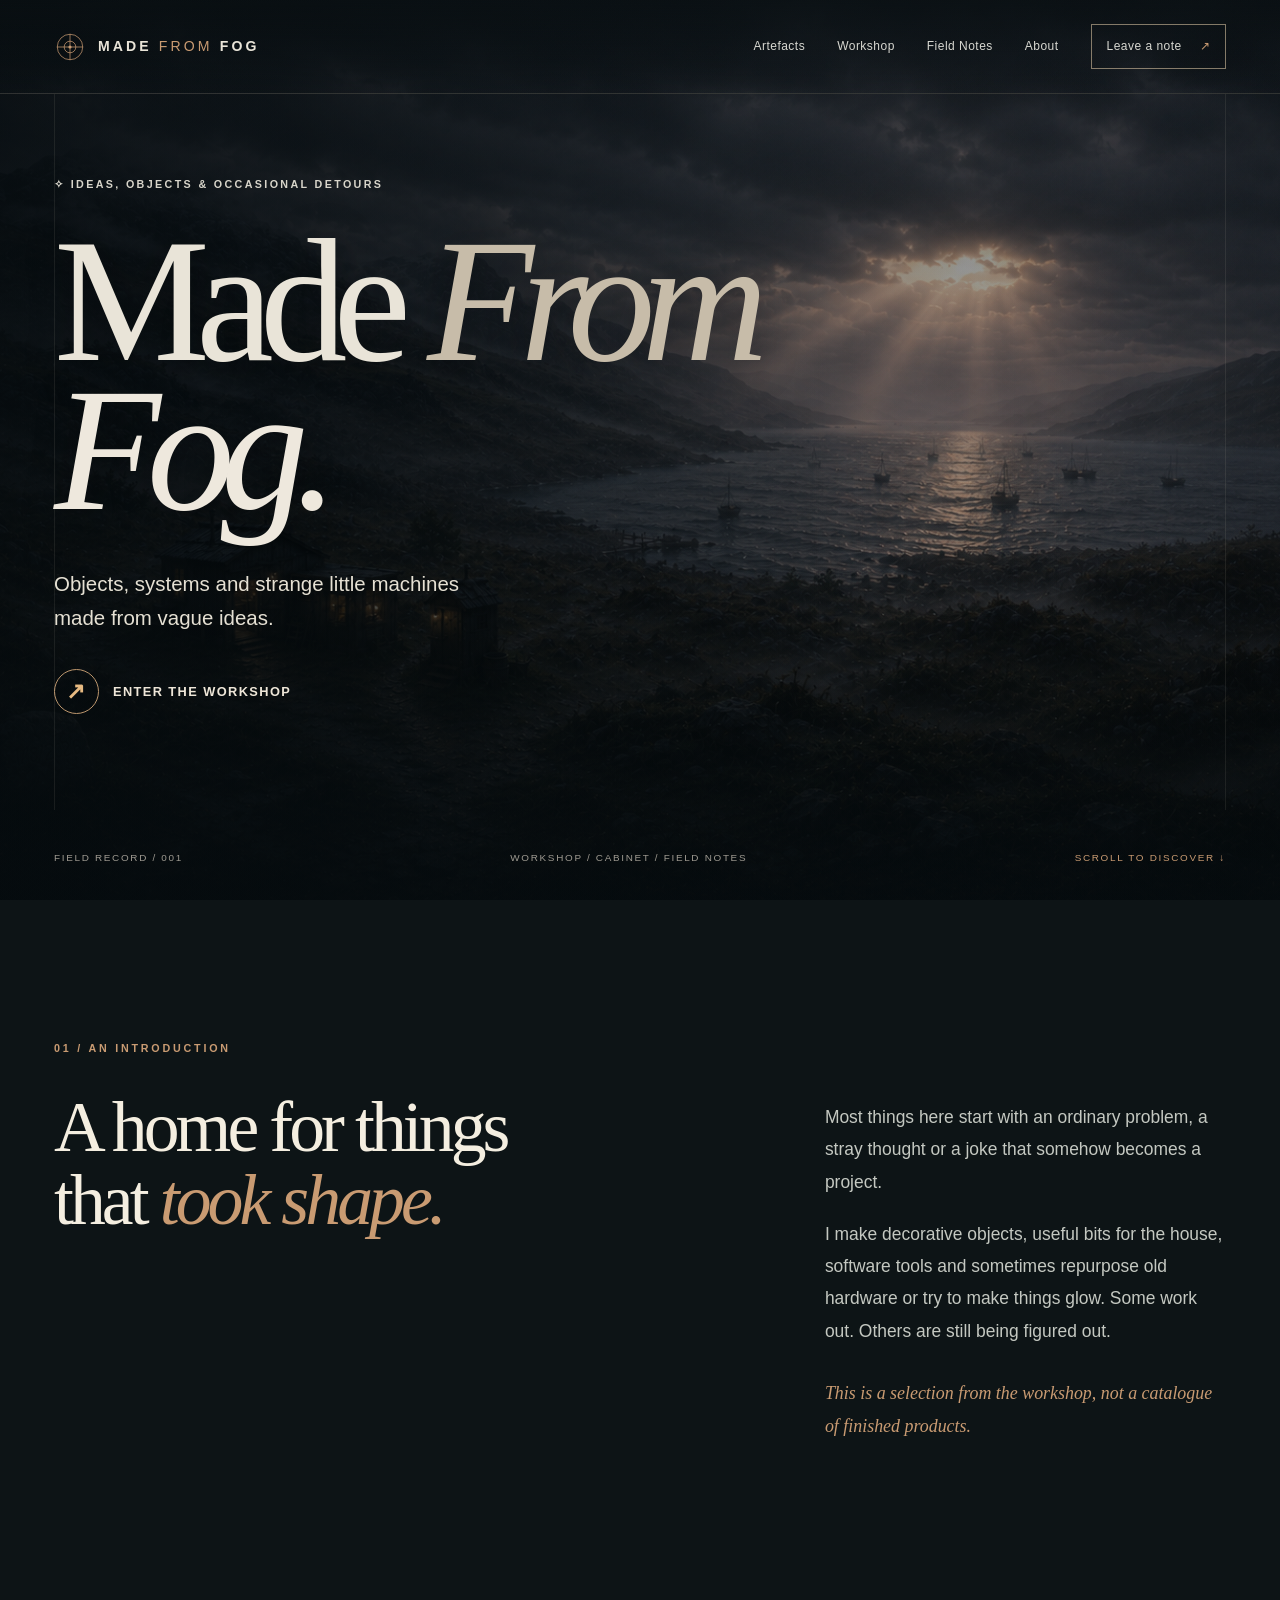
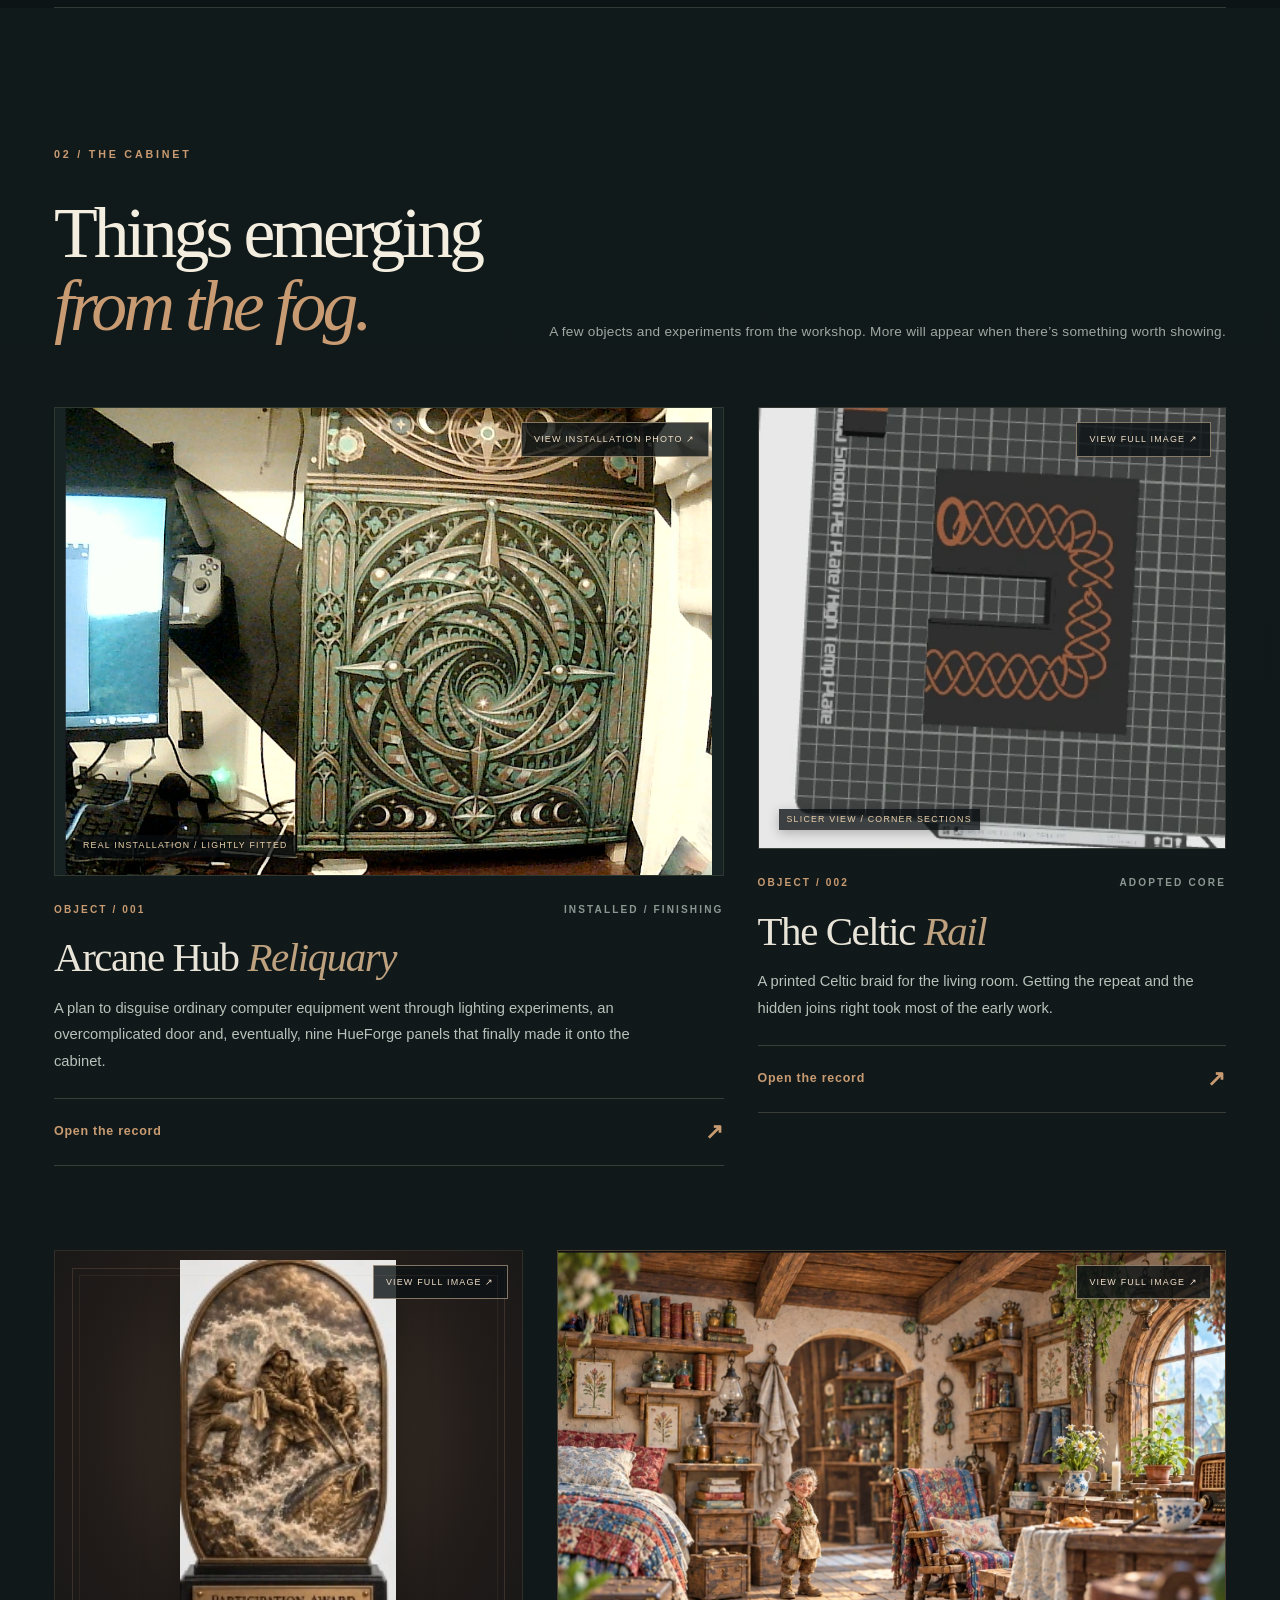
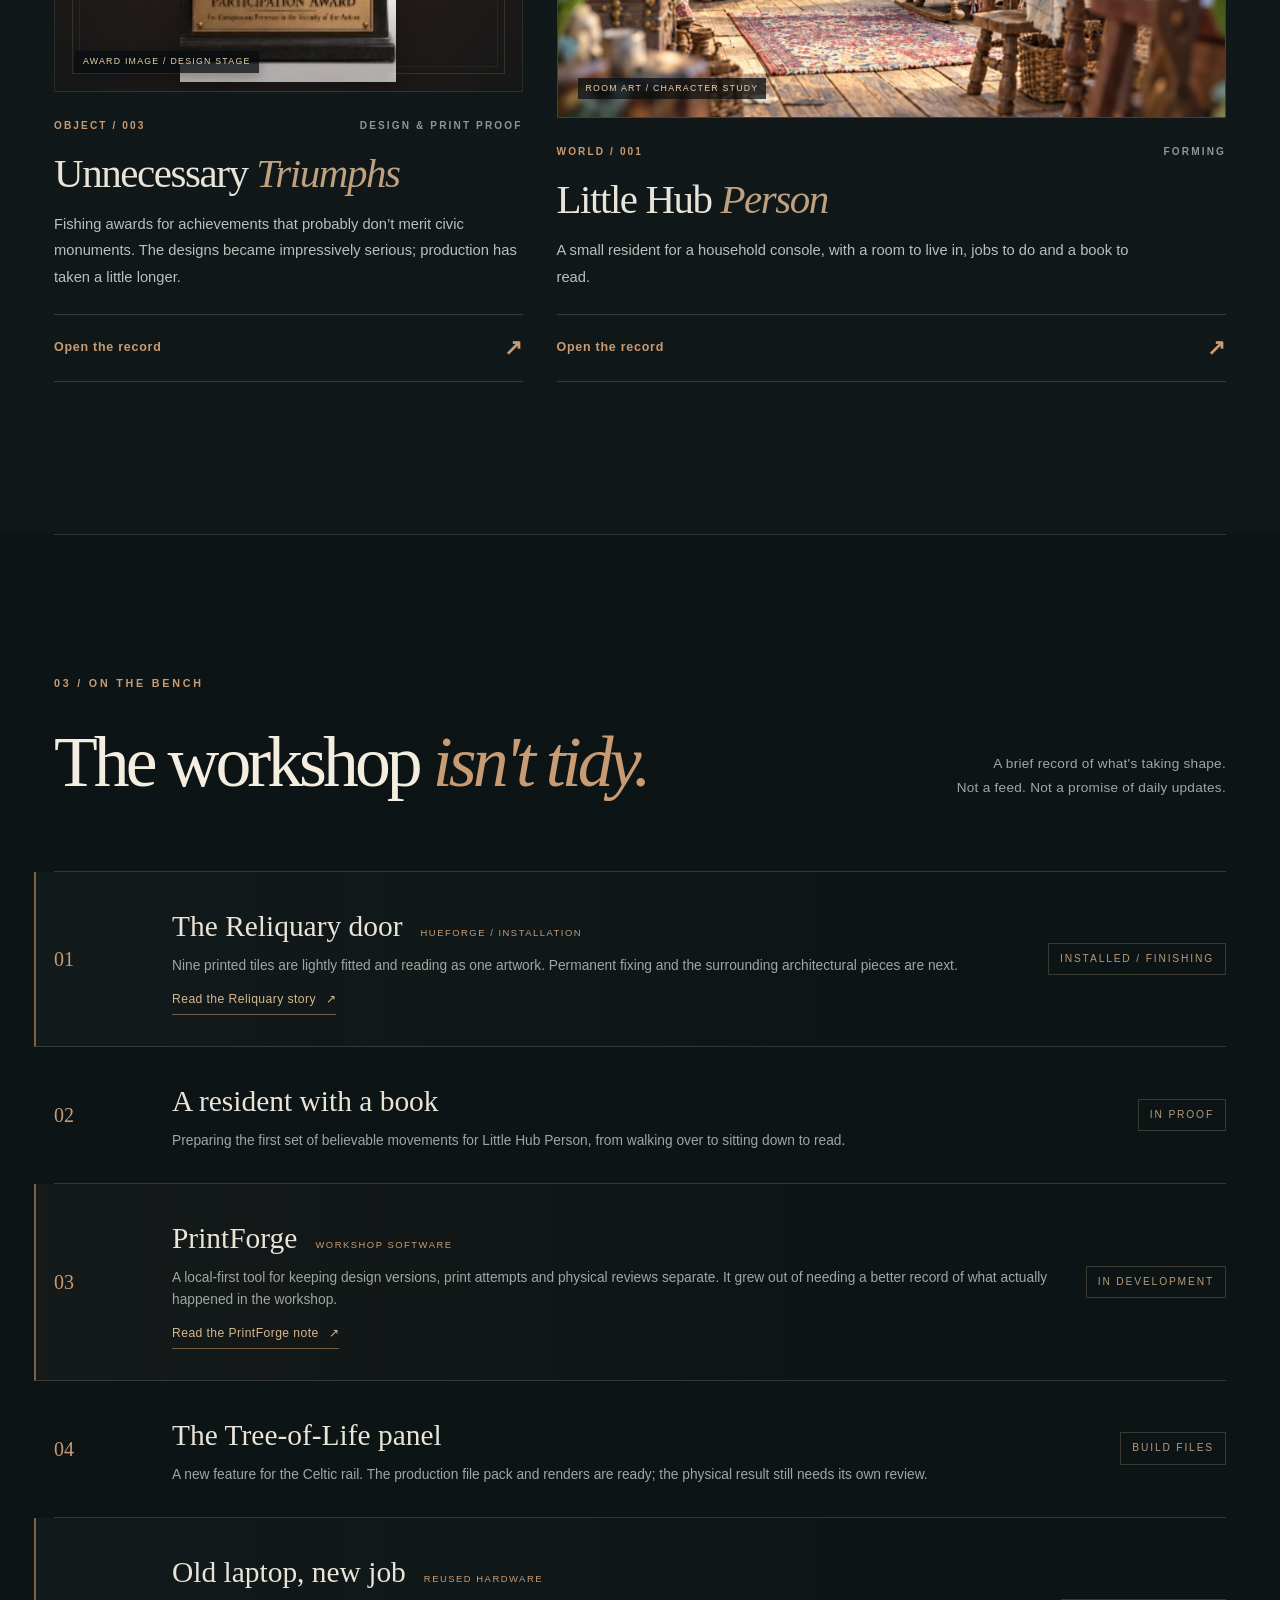
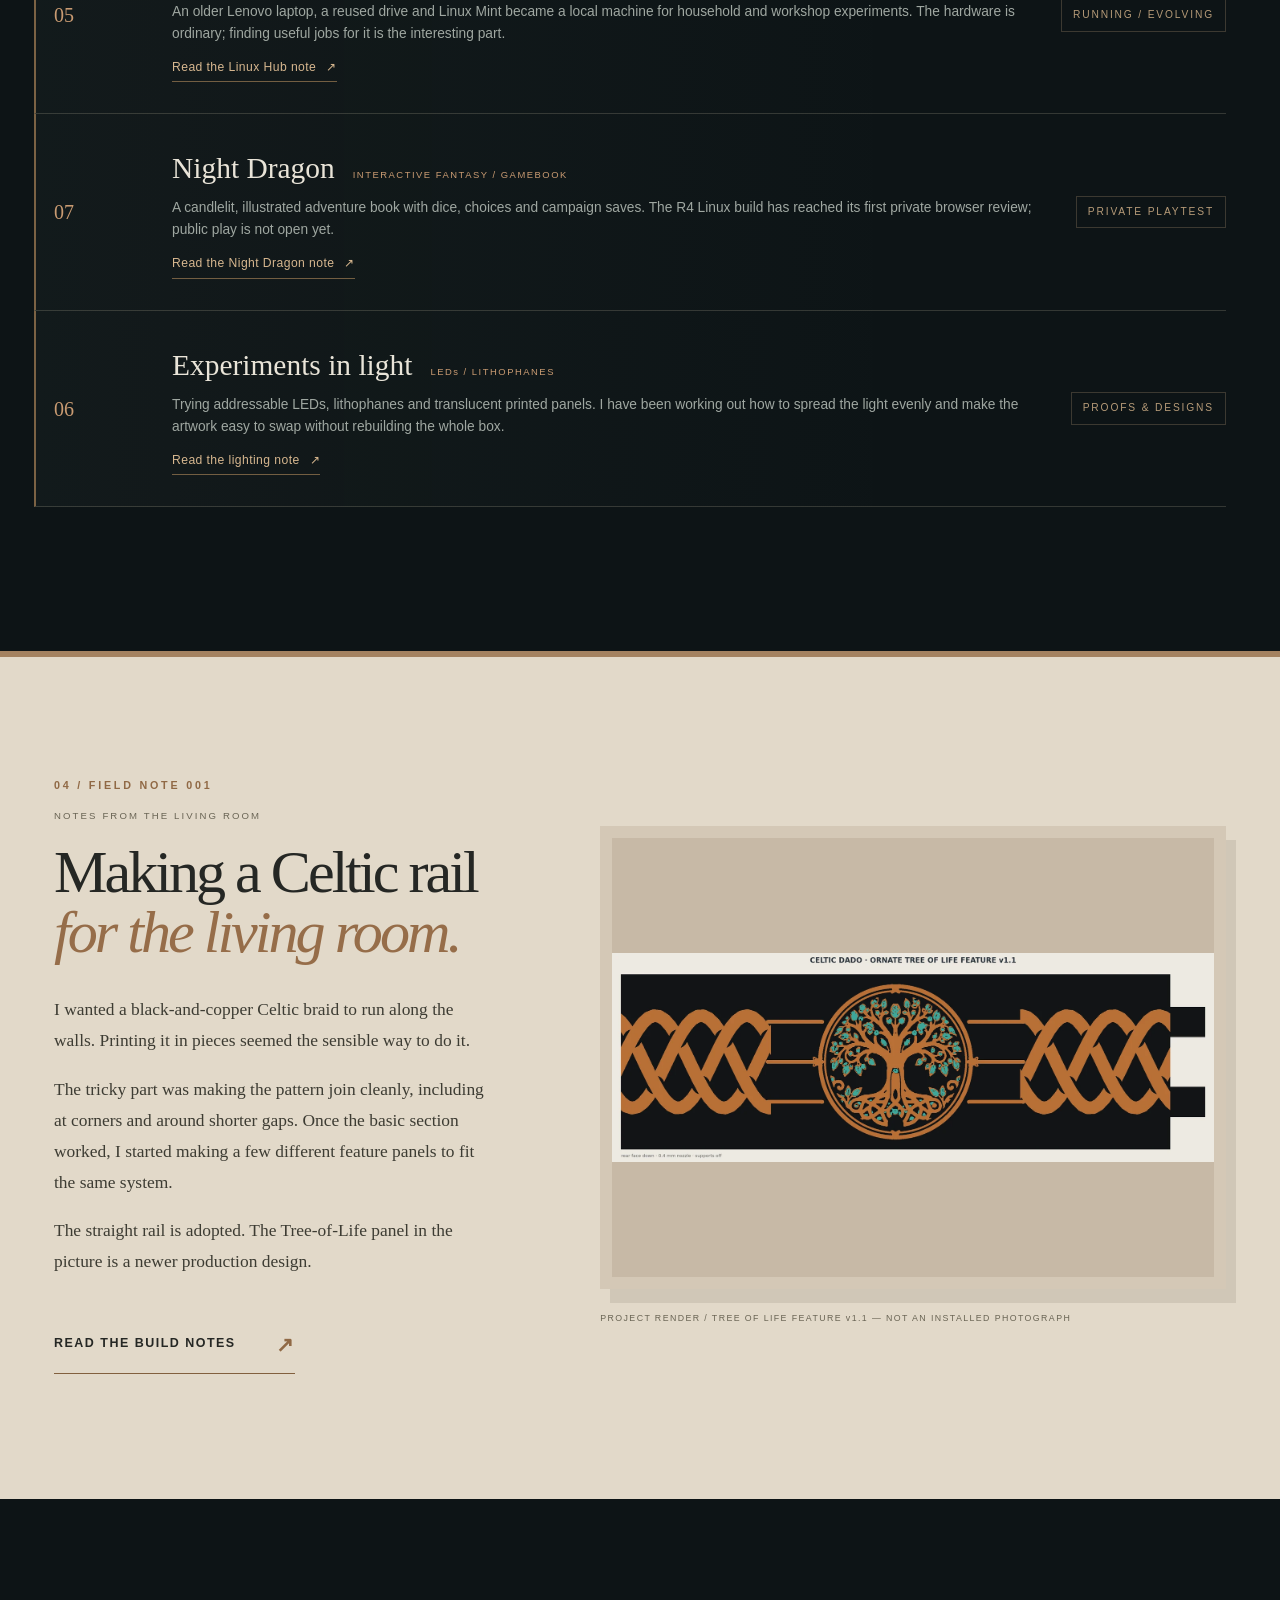
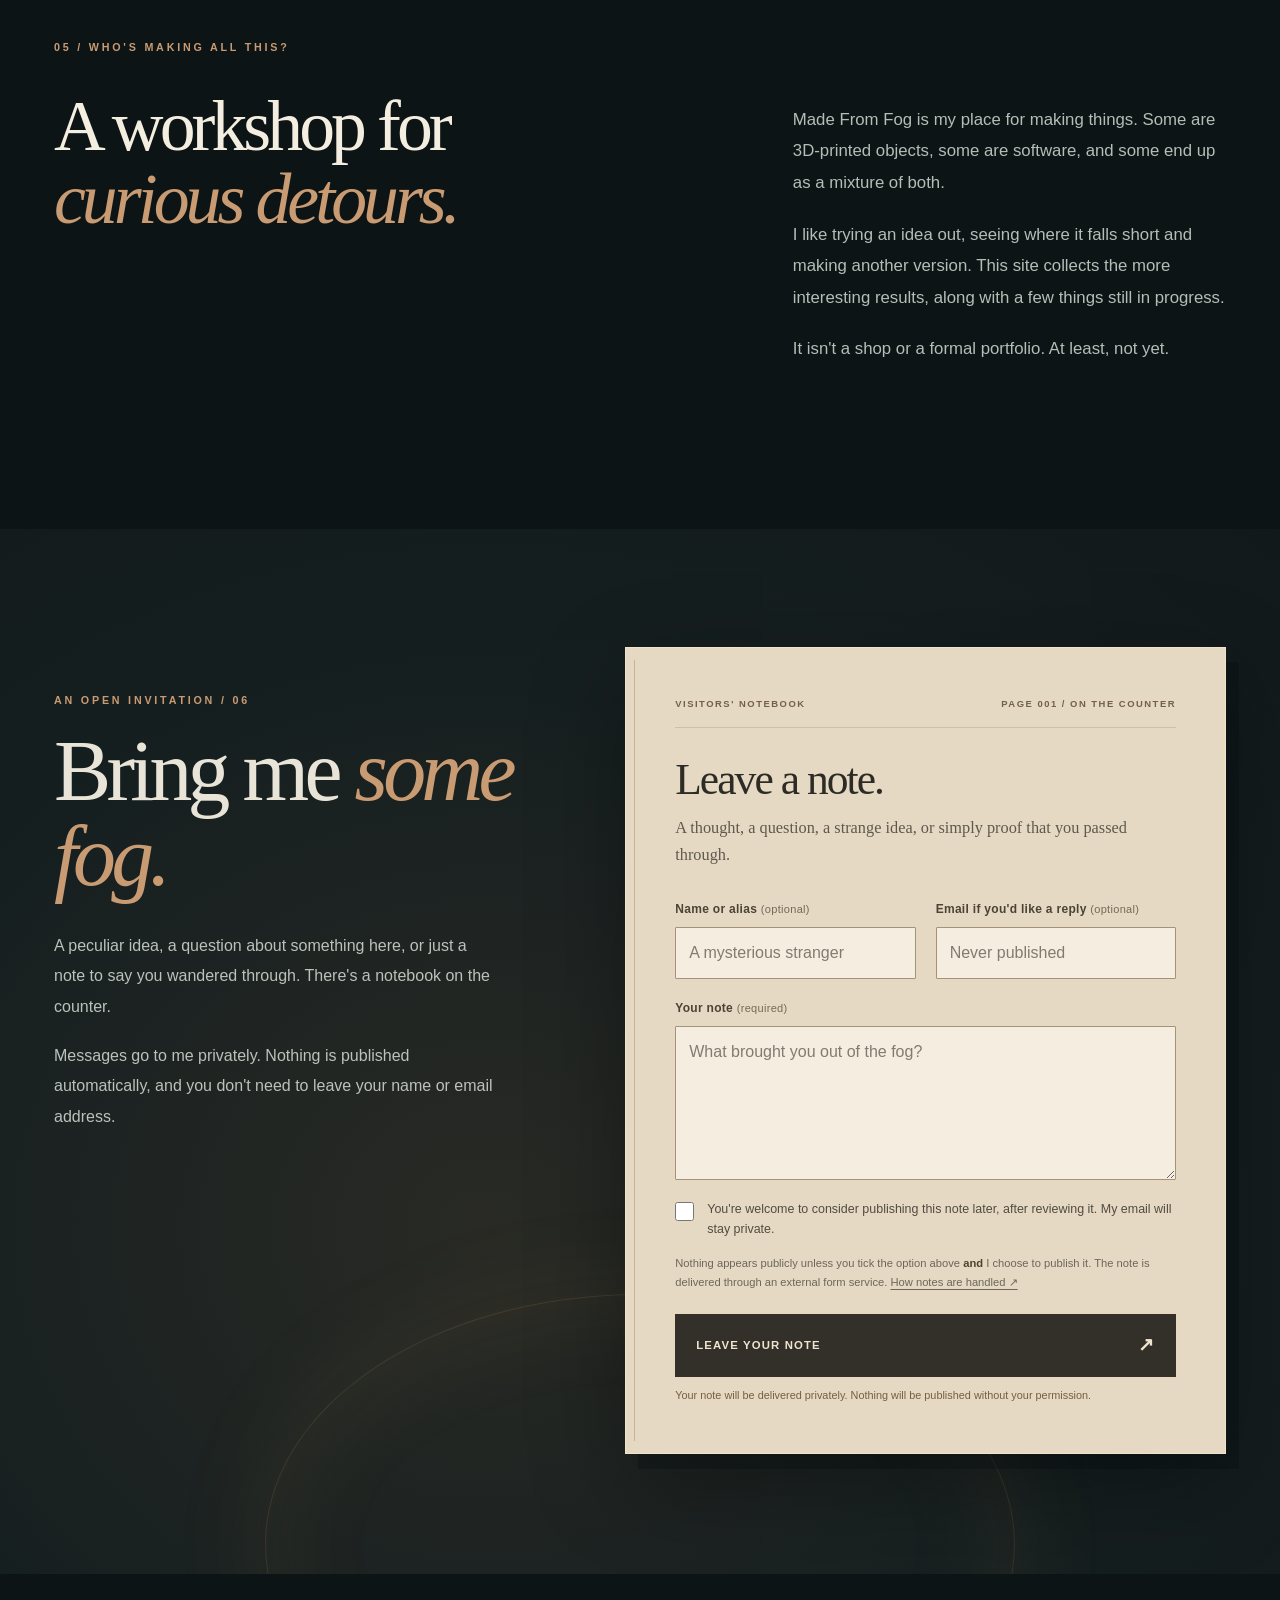
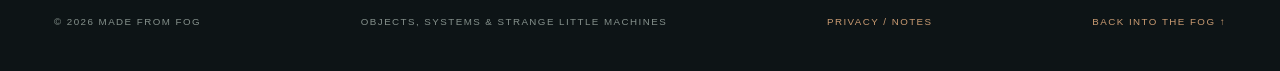
<file: index.html>
<!doctype html>
<html lang="en-GB">
<head>
<meta charset="utf-8"/>
<meta content="width=device-width, initial-scale=1" name="viewport"/>
<meta content="dark light" name="color-scheme"/>
<meta content="#10191b" name="theme-color"/>
<meta content="Made From Fog: a workshop and cabinet of curiosities for objects, systems and strange little machines emerging from vague ideas." name="description"/>
<title>Made From Fog — Objects, systems &amp; strange little machines</title>
<link href="assets/css/site.css" rel="stylesheet"/>
</head>
<body id="top">
<a class="skip-link" href="#inside">Skip to the workshop</a>
<header aria-label="Site header" class="site-header">
<a aria-label="Made From Fog home" class="brand" href="#top">
<svg aria-hidden="true" class="brand-mark" viewbox="0 0 44 44"><circle cx="22" cy="22" r="17.5"></circle><circle cx="22" cy="22" r="8"></circle><path d="M4 22H40M22 4V40"></path><circle class="brand-star" cx="22" cy="22" r="2.2"></circle></svg>
<span>MADE <i>FROM</i> FOG</span>
</a>
<nav aria-label="Primary navigation" class="desktop-nav">
<a href="#artefacts">Artefacts</a>
<a href="#workshop">Workshop</a>
<a href="#field-notes">Field Notes</a>
<a href="#about">About</a>
<a class="nav-invite" href="#notebook">Leave a note <span aria-hidden="true">↗</span></a>
</nav>
<details class="mobile-menu">
<summary aria-label="Open navigation"><span aria-hidden="true">Menu <b>☰</b></span></summary>
<nav aria-label="Mobile navigation">
<a href="#artefacts">Artefacts</a>
<a href="#workshop">Workshop</a>
<a href="#field-notes">Field Notes</a>
<a href="#about">About</a>
<a href="#notebook">Leave a note</a>
</nav>
</details>
</header>
<main>
<section aria-labelledby="hero-title" class="hero">
<div aria-hidden="true" class="hero-gridlines"></div>
<div class="hero-content page-width">
<p class="eyebrow hero-kicker">✧  IDEAS, OBJECTS &amp; OCCASIONAL DETOURS</p>
<h1 id="hero-title">Made <span>From</span><br/><em>Fog.</em></h1>
<p class="hero-proposition">Objects, systems and strange little machines<br class="wide-only"/> made from vague ideas.</p>
<a class="enter-link" href="#inside"><span aria-hidden="true" class="enter-icon">↗</span><span>Enter the workshop</span></a>
</div>
<div class="hero-foot page-width">
<span>FIELD RECORD / 001</span>
<span>WORKSHOP / CABINET / FIELD NOTES</span>
<span class="hero-scroll">SCROLL TO DISCOVER ↓</span>
</div>
</section>
<section aria-labelledby="intro-title" class="introduction page-width section-space" id="inside">
<p class="eyebrow marker-label">01 / AN INTRODUCTION</p>
<div class="intro-layout">
<h2 class="display-heading" id="intro-title">A home for things<br/>that <em>took shape.</em></h2>
<div class="intro-prose">
<p>Most things here start with an ordinary problem, a stray thought or a joke that somehow becomes a project.</p>
<p>I make decorative objects, useful bits for the house, software tools and sometimes repurpose old hardware or try to make things glow. Some work out. Others are still being figured out.</p>
<p class="quiet-note">This is a selection from the workshop, not a catalogue of finished products.</p>
</div>
</div>
</section>
<section aria-labelledby="artefacts-title" class="gallery-section" id="artefacts">
<div class="page-width section-head">
<div>
<p class="eyebrow marker-label">02 / THE CABINET</p>
<h2 class="display-heading" id="artefacts-title">Things emerging<br/><em>from the fog.</em></h2>
</div>
<p class="section-aside">A few objects and experiments from the workshop. More will appear when there’s something worth showing.</p>
</div>
<div class="page-width gallery-grid">
<article class="artefact card-large" id="arcane-hub">
<div class="artefact-art art-arcane" data-source-status="installed-photo"><a aria-label="View the Reliquary installation photograph" class="artefact-image-link" href="assets/images/full/reliquary-installed-full.png" rel="noopener noreferrer" target="_blank"><img alt="User-supplied photograph of the Arcane Hub Reliquary installed around the cabinet, with the copper, jade and black nine-tile HueForge door artwork lightly fitted beneath the earlier astronomical frieze." decoding="async" height="724" loading="lazy" src="assets/images/full/reliquary-installed-full.png" width="1005"/><span class="image-expand">VIEW INSTALLATION PHOTO ↗</span></a><span class="art-annotation">REAL INSTALLATION / LIGHTLY FITTED</span></div>
<div class="artefact-body">
<div class="artefact-metadata"><span>OBJECT / 001</span><span>INSTALLED / FINISHING</span></div>
<h3>Arcane Hub <em>Reliquary</em></h3>
<p>A plan to disguise ordinary computer equipment went through lighting experiments, an overcomplicated door and, eventually, nine HueForge panels that finally made it onto the cabinet.</p>
<details class="record"><summary>Open the record <span aria-hidden="true">↗</span></summary><div class="record-inner"><p><strong>The idea.</strong> Hide the equipment without making the space difficult to reach.</p><p><strong>What changed.</strong> Translucent lighting studies gave way to a flatter HueForge artwork that could be printed as nine aligned tiles.</p><p><strong>Where it is now.</strong> All nine tiles have been printed and lightly fitted. Permanent fixing, edge finishing and the surrounding threshold and flank remain.</p><a class="workshop-more" href="workshop/arcane-hub-reliquary/index.html">Read the Reliquary story <span aria-hidden="true">↗</span></a></div></details>
</div>
</article>
<article class="artefact card-small" id="celtic-dado">
<div class="artefact-art art-celtic" data-source-status="selected"><a aria-label="View complete slicer image" class="artefact-image-link" href="assets/images/full/celtic-rail-slicer.webp" rel="noopener noreferrer" target="_blank"><img alt="Bambu Studio screenshot showing the black and copper Celtic braid rail parts laid out around a corner on the print plate." decoding="async" height="448" loading="lazy" src="assets/images/gallery/celtic-rail-slicer.webp" width="361"/><span class="image-expand">VIEW FULL IMAGE ↗</span></a><span class="art-annotation">SLICER VIEW / CORNER SECTIONS</span></div>
<div class="artefact-body">
<div class="artefact-metadata"><span>OBJECT / 002</span><span>ADOPTED CORE</span></div>
<h3>The Celtic <em>Rail</em></h3>
<p>A printed Celtic braid for the living room. Getting the repeat and the hidden joins right took most of the early work.</p>
<details class="record"><summary>Open the record <span aria-hidden="true">↗</span></summary><div class="record-inner"><p><strong>The idea.</strong> Make a matching decorative rail to run around the living room.</p><p><strong>What worked.</strong> A standard section with a 220 mm installed pitch, hidden joins and repeatable braid detail.</p><p><strong>What came next.</strong> Corners and feature panels. The card image is a slicer preview of the rail components; the Tree-of-Life panel has separate production renders.</p></div></details>
</div>
</article>
<article class="artefact card-small" id="triumphs">
<div class="artefact-art art-triumphs" data-source-status="selected"><a aria-label="View complete award image" class="artefact-image-link" href="assets/images/full/triumphs-relief.webp" rel="noopener noreferrer" target="_blank"><img alt="Sepia-coloured concept image of an oval mock-heroic fishing participation award, with three figures in rough seas above its plinth." decoding="async" height="276" loading="lazy" src="assets/images/gallery/triumphs-relief.webp" width="141"/><span class="image-expand">VIEW FULL IMAGE ↗</span></a><span class="art-annotation">AWARD IMAGE / DESIGN STAGE</span></div>
<div class="artefact-body">
<div class="artefact-metadata"><span>OBJECT / 003</span><span>DESIGN &amp; PRINT PROOF</span></div>
<h3>Unnecessary <em>Triumphs</em></h3>
<p>Fishing awards for achievements that probably don’t merit civic monuments. The designs became impressively serious; production has taken a little longer.</p>
<details class="record"><summary>Open the record <span aria-hidden="true">↗</span></summary><div class="record-inner"><p><strong>The idea.</strong> Three deliberately over-serious awards for a fishing trip, plus a commemorative token.</p><p><strong>The squirrel.</strong> Memento Sciure returned as a ceremonial wicker squirrel on the token artwork.</p><p><strong>Where it is now.</strong> Design and engineering proofs exist, but this page does not claim that the complete trophy set has been printed.</p><a class="workshop-more" href="workshop/unnecessary-triumphs/index.html">Read the awards story <span aria-hidden="true">↗</span></a></div></details>
</div>
</article>
<article class="artefact card-large" id="little-hub-person">
<div class="artefact-art art-lhp" data-source-status="selected"><a aria-label="View complete room artwork" class="artefact-image-link" href="assets/images/full/little-hub-room.webp" rel="noopener noreferrer" target="_blank"><img alt="Warm illustrated domestic room with books, a bed, a chair, a window and a small faerie resident standing near the rug." decoding="async" height="580" loading="lazy" src="assets/images/gallery/little-hub-room.webp" width="872"/><span class="image-expand">VIEW FULL IMAGE ↗</span></a><span class="art-annotation">ROOM ART / CHARACTER STUDY</span></div>
<div class="artefact-body">
<div class="artefact-metadata"><span>WORLD / 001</span><span>FORMING</span></div>
<h3>Little Hub <em>Person</em></h3>
<p>A small resident for a household console, with a room to live in, jobs to do and a book to read.</p>
<details class="record"><summary>Open the record <span aria-hidden="true">↗</span></summary><div class="record-inner"><p><strong>The idea.</strong> Make the quiet moments on a home console feel inhabited rather than empty.</p><p><strong>Where it is now.</strong> The room and character designs are established. The first walking, sitting and reading activities are being developed.</p><p><strong>Still working on.</strong> Turning the room and character artwork into believable small movements and everyday routines. This is scene artwork, not a runtime screenshot.</p></div></details>
</div>
</article>
</div>
</section>
<section aria-labelledby="workshop-title" class="workshop-section section-space page-width" id="workshop">
<div class="section-head">
<div><p class="eyebrow marker-label">03 / ON THE BENCH</p><h2 class="display-heading" id="workshop-title">The workshop <em>isn't tidy.</em></h2></div>
<p class="section-aside">A brief record of what's taking shape.<br/>Not a feed. Not a promise of daily updates.</p>
</div>
<div class="workshop-list">
<div class="workshop-item workshop-item-feature workshop-item-added" id="reliquary-on-bench"><span class="workshop-index">01</span><div><div class="workshop-heading"><h3>The Reliquary door</h3><span class="workshop-kind">HUEFORGE / INSTALLATION</span></div><p>Nine printed tiles are lightly fitted and reading as one artwork. Permanent fixing and the surrounding architectural pieces are next.</p><a class="workshop-more" href="workshop/arcane-hub-reliquary/index.html">Read the Reliquary story <span aria-hidden="true">↗</span></a></div><span class="workshop-state">INSTALLED / FINISHING</span></div>
<div class="workshop-item"><span class="workshop-index">02</span><div><h3>A resident with a book</h3><p>Preparing the first set of believable movements for Little Hub Person, from walking over to sitting down to read.</p></div><span class="workshop-state">IN PROOF</span></div>
<div class="workshop-item workshop-item-feature" id="printforge"><span class="workshop-index">03</span><div><div class="workshop-heading"><h3>PrintForge</h3><span class="workshop-kind">WORKSHOP SOFTWARE</span></div><p>A local-first tool for keeping design versions, print attempts and physical reviews separate. It grew out of needing a better record of what actually happened in the workshop.</p><a class="workshop-more" href="workshop/printforge/index.html">Read the PrintForge note <span aria-hidden="true">↗</span></a></div><span class="workshop-state">IN DEVELOPMENT</span></div>
<div class="workshop-item"><span class="workshop-index">04</span><div><h3>The Tree-of-Life panel</h3><p>A new feature for the Celtic rail. The production file pack and renders are ready; the physical result still needs its own review.</p></div><span class="workshop-state">BUILD FILES</span></div>
<div class="workshop-item workshop-item-feature workshop-item-added" id="reclaimed-linux-hub"><span class="workshop-index">05</span><div><div class="workshop-heading"><h3>Old laptop, new job</h3><span class="workshop-kind">REUSED HARDWARE</span></div><p>An older Lenovo laptop, a reused drive and Linux Mint became a local machine for household and workshop experiments. The hardware is ordinary; finding useful jobs for it is the interesting part.</p><a class="workshop-more" href="workshop/reclaimed-linux-hub/index.html">Read the Linux Hub note<span aria-hidden="true"> ↗</span></a></div><span class="workshop-state">RUNNING / EVOLVING</span></div><div class="workshop-item workshop-item-feature workshop-item-added" id="night-dragon"><span class="workshop-index">07</span><div><div class="workshop-heading"><h3>Night Dragon</h3><span class="workshop-kind">INTERACTIVE FANTASY / GAMEBOOK</span></div><p>A candlelit, illustrated adventure book with dice, choices and campaign saves. The R4 Linux build has reached its first private browser review; public play is not open yet.</p><a class="workshop-more" href="workshop/night-dragon/index.html">Read the Night Dragon note <span aria-hidden="true">↗</span></a></div><span class="workshop-state">PRIVATE PLAYTEST</span></div><div class="workshop-item workshop-item-feature workshop-item-added" id="experiments-in-light"><span class="workshop-index">06</span><div><div class="workshop-heading"><h3>Experiments in light</h3><span class="workshop-kind">LEDs / LITHOPHANES</span></div><p>Trying addressable LEDs, lithophanes and translucent printed panels. I have been working out how to spread the light evenly and make the artwork easy to swap without rebuilding the whole box.</p><a class="workshop-more" href="workshop/experiments-in-light/index.html">Read the lighting note<span aria-hidden="true"> ↗</span></a></div><span class="workshop-state">PROOFS &amp; DESIGNS</span></div></div>
</section>
<section aria-labelledby="field-title" class="field-note-section" id="field-notes">
<div class="page-width field-grid">
<div class="field-copy">
<p class="eyebrow dark-label">04 / FIELD NOTE 001</p>
<p class="field-type">NOTES FROM THE LIVING ROOM</p>
<h2 id="field-title">Making a Celtic rail<br/><em>for the living room.</em></h2>
<p>I wanted a black-and-copper Celtic braid to run along the walls. Printing it in pieces seemed the sensible way to do it.</p>
<p>The tricky part was making the pattern join cleanly, including at corners and around shorter gaps. Once the basic section worked, I started making a few different feature panels to fit the same system.</p>
<p>The straight rail is adopted. The Tree-of-Life panel in the picture is a newer production design.</p>
<a class="dark-link" href="field-notes/celtic-rail/index.html">Read the build notes <span aria-hidden="true">↗</span></a>
</div>
<figure class="field-figure"><img alt="Production CAD render of the long black Celtic dado rail with copper three-strand braid and a central Tree-of-Life feature" loading="lazy" src="assets/art/celtic-rail.webp"/><figcaption>PROJECT RENDER / TREE OF LIFE FEATURE v1.1 — NOT AN INSTALLED PHOTOGRAPH</figcaption></figure>
</div>
</section>
<section aria-labelledby="about-title" class="about-section page-width section-space" id="about">
<div><p class="eyebrow marker-label">05 / WHO'S MAKING ALL THIS?</p><h2 class="display-heading" id="about-title">A workshop for<br/><em>curious detours.</em></h2></div>
<div class="about-copy">
<p>Made From Fog is my place for making things. Some are 3D-printed objects, some are software, and some end up as a mixture of both.</p>
<p>I like trying an idea out, seeing where it falls short and making another version. This site collects the more interesting results, along with a few things still in progress.</p>
<p>It isn't a shop or a formal portfolio. At least, not yet.</p>
</div>
</section>
<section aria-labelledby="bring-title" class="invitation invitation-notebook" id="notebook">
<div aria-hidden="true" class="invitation-glow"></div>
<div class="page-width notebook-layout">
<div class="notebook-intro">
<p class="eyebrow">AN OPEN INVITATION / 06</p>
<h2 id="bring-title">Bring me <em>some fog.</em></h2>
<p>A peculiar idea, a question about something here, or just a note to say you wandered through. There's a notebook on the counter.</p>
<p>Messages go to me privately. Nothing is published automatically, and you don't need to leave your name or email address.</p>
</div>
<div class="notebook-paper" aria-labelledby="notebook-title">
<div class="notebook-topline"><span>VISITORS' NOTEBOOK</span><span>PAGE 001 / ON THE COUNTER</span></div>
<h3 id="notebook-title">Leave a note.</h3>
<p class="notebook-hint">A thought, a question, a strange idea, or simply proof that you passed through.</p>
<form id="guest-note-form" action="https://formsubmit.co/8c782b3ccecd103ddff542df54989e35" method="POST" autocomplete="on">
<input name="_subject" type="hidden" value="Made From Fog — private visitor note"/>
<input name="_next" type="hidden" value="https://made-from-fog.co.uk/notes/thank-you/"/>
<input name="_template" type="hidden" value="table"/>
<div class="honey-trap" aria-hidden="true"><label for="visitor-website">Leave this blank</label><input tabindex="-1" name="_honey" id="visitor-website" type="text" autocomplete="off"/></div>
<div class="notebook-fields">
<div class="notebook-field"><label for="visitor-name">Name or alias <span>(optional)</span></label><input id="visitor-name" name="name" type="text" maxlength="64" autocomplete="nickname" placeholder="A mysterious stranger"/></div>
<div class="notebook-field"><label for="visitor-email">Email if you'd like a reply <span>(optional)</span></label><input id="visitor-email" name="email" type="email" maxlength="254" autocomplete="email" placeholder="Never published"/></div>
</div>
<div class="notebook-field"><label for="visitor-message">Your note <span>(required)</span></label><textarea id="visitor-message" name="message" required minlength="5" maxlength="1500" rows="5" placeholder="What brought you out of the fog?"></textarea></div>
<label class="notebook-consent" for="visitor-share"><input id="visitor-share" name="may_publish" type="checkbox" value="Yes - I give permission to consider this note for public display with my chosen name/alias only"/><span>You're welcome to consider publishing this note later, after reviewing it. My email will stay private.</span></label>
<p class="notebook-privacy">Nothing appears publicly unless you tick the option above <strong>and</strong> I choose to publish it. The note is delivered through an external form service. <a href="privacy/">How notes are handled ↗</a></p>
<button class="notebook-submit" type="submit">Leave your note <span aria-hidden="true">↗</span></button>
<p class="notebook-setup-message" role="status">Your note will be delivered privately. Nothing will be published without your permission.</p>
</form>
</div>
</div>
</section>
</main>
<footer class="site-footer page-width"><span>© <span id="year">2026</span> MADE FROM FOG</span><span>OBJECTS, SYSTEMS &amp; STRANGE LITTLE MACHINES</span><a href="privacy/">PRIVACY / NOTES</a><a href="#top">BACK INTO THE FOG ↑</a></footer>
</body>
</html>
</file>
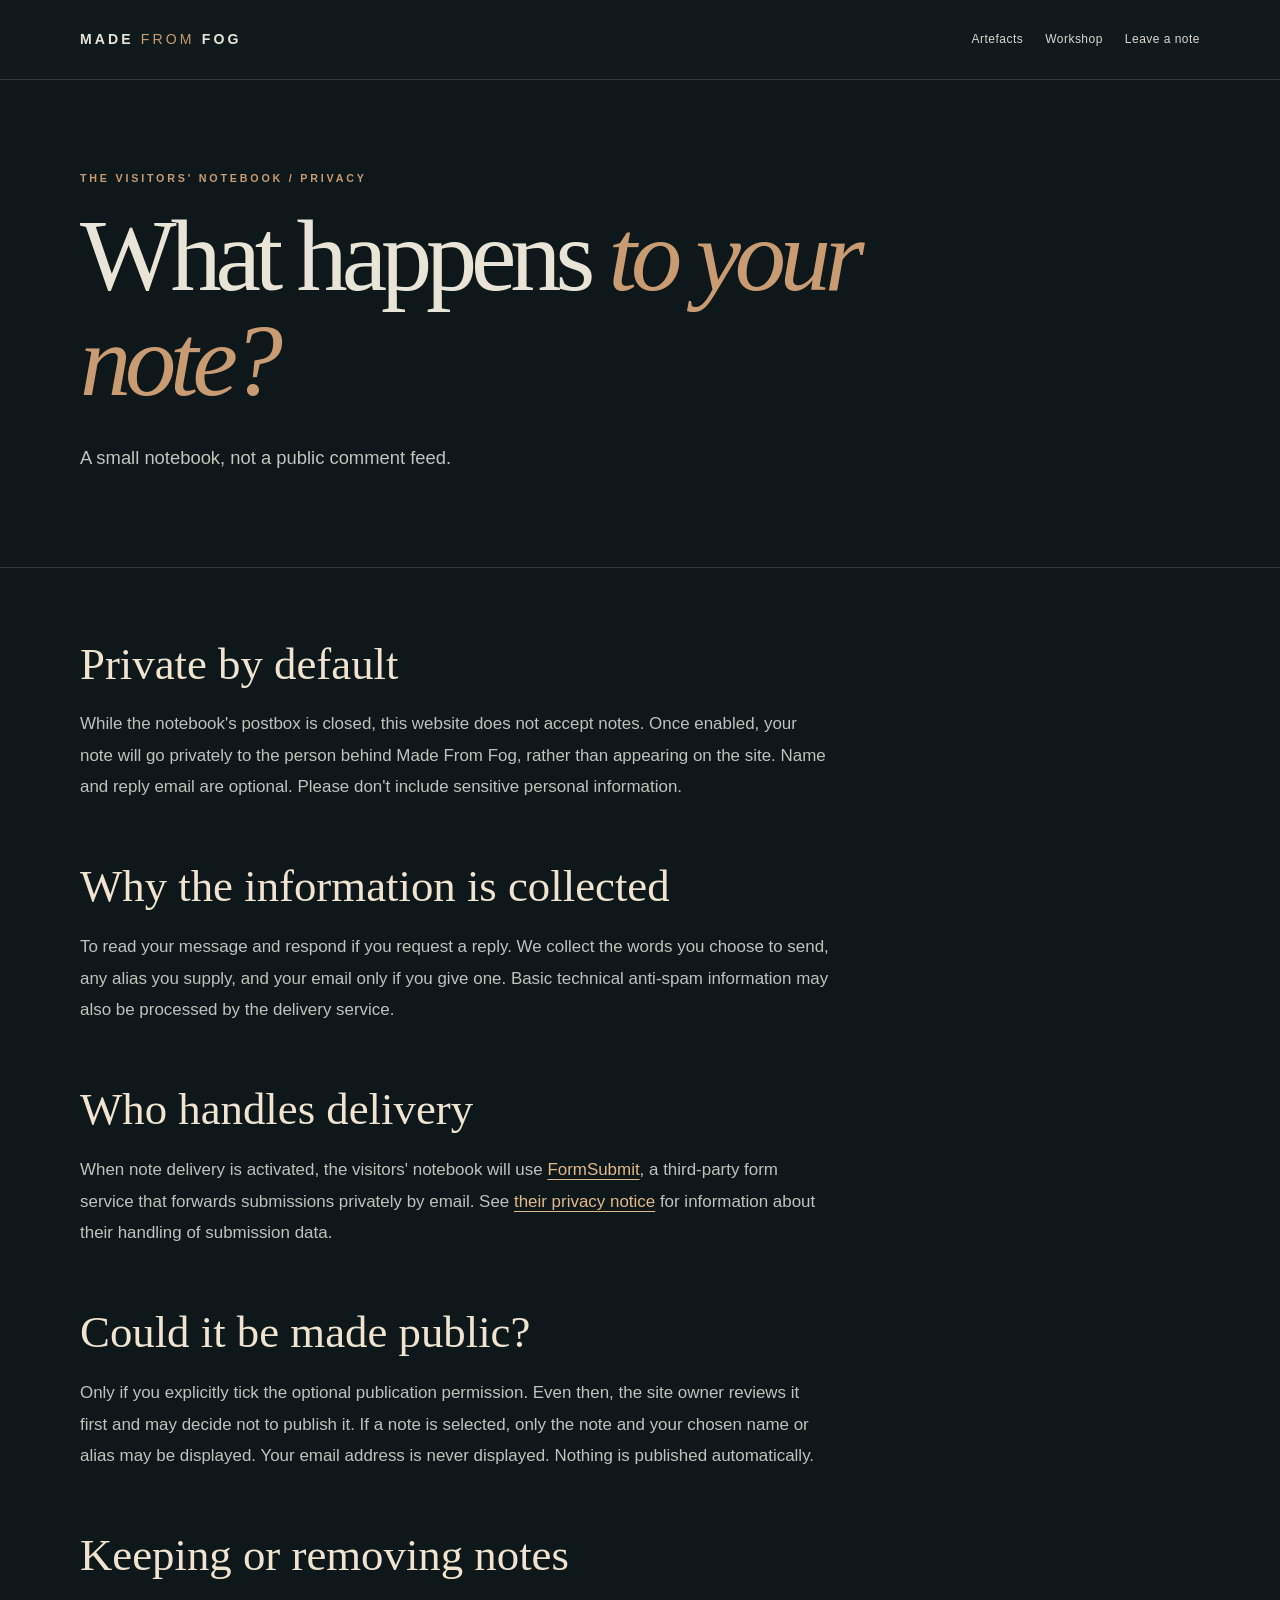
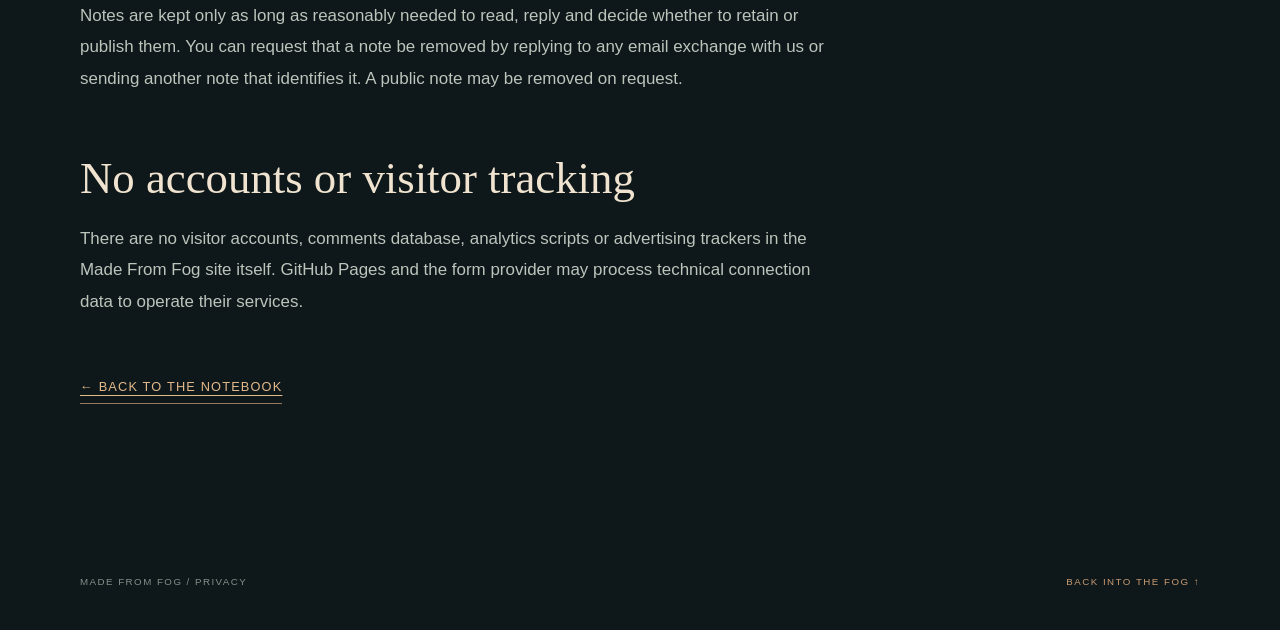
<file: privacy/index.html>
<!doctype html><html lang="en-GB"><head><meta charset="utf-8"><meta name="viewport" content="width=device-width, initial-scale=1"><meta name="theme-color" content="#10191b"><meta name="description" content="How Made From Fog handles private visitors' notebook entries."><title>Visitors' Notebook Privacy — Made From Fog</title><link rel="stylesheet" href="../assets/css/site.css"></head><body class="inner-page"><a class="skip-link" href="#article">Skip to the note</a><header class="site-header inner-header"><a class="brand" href="../index.html" aria-label="Back to Made From Fog"><span>MADE <i>FROM</i> FOG</span></a><nav class="desktop-nav"><a href="../index.html#artefacts">Artefacts</a><a href="../index.html#workshop">Workshop</a><a href="../index.html#notebook">Leave a note</a></nav></header><main id="article"><section class="inner-hero"><div class="inner-wrap"><p class="eyebrow">THE VISITORS' NOTEBOOK / PRIVACY</p><h1>What happens <em>to your note?</em></h1><p class="inner-lede">A small notebook, not a public comment feed.</p></div></section><div class="inner-main inner-wrap"><article class="prose"><h2>Private by default</h2><p>While the notebook's postbox is closed, this website does not accept notes. Once enabled, your note will go privately to the person behind Made From Fog, rather than appearing on the site. Name and reply email are optional. Please don't include sensitive personal information.</p><h2>Why the information is collected</h2><p>To read your message and respond if you request a reply. We collect the words you choose to send, any alias you supply, and your email only if you give one. Basic technical anti-spam information may also be processed by the delivery service.</p><h2>Who handles delivery</h2><p>When note delivery is activated, the visitors' notebook will use <a href="https://formsubmit.co/" rel="noopener noreferrer" target="_blank">FormSubmit</a>, a third-party form service that forwards submissions privately by email. See <a href="https://formsubmit.co/privacy.pdf" rel="noopener noreferrer" target="_blank">their privacy notice</a> for information about their handling of submission data.</p><h2>Could it be made public?</h2><p>Only if you explicitly tick the optional publication permission. Even then, the site owner reviews it first and may decide not to publish it. If a note is selected, only the note and your chosen name or alias may be displayed. Your email address is never displayed. Nothing is published automatically.</p><h2>Keeping or removing notes</h2><p>Notes are kept only as long as reasonably needed to read, reply and decide whether to retain or publish them. You can request that a note be removed by replying to any email exchange with us or sending another note that identifies it. A public note may be removed on request.</p><h2>No accounts or visitor tracking</h2><p>There are no visitor accounts, comments database, analytics scripts or advertising trackers in the Made From Fog site itself. GitHub Pages and the form provider may process technical connection data to operate their services.</p><a class="back-link" href="../index.html#notebook">← Back to the notebook</a></article></div></main><footer class="site-footer inner-wrap"><span>MADE FROM FOG / PRIVACY</span><a href="../index.html">BACK INTO THE FOG ↑</a></footer></body></html>
</file>
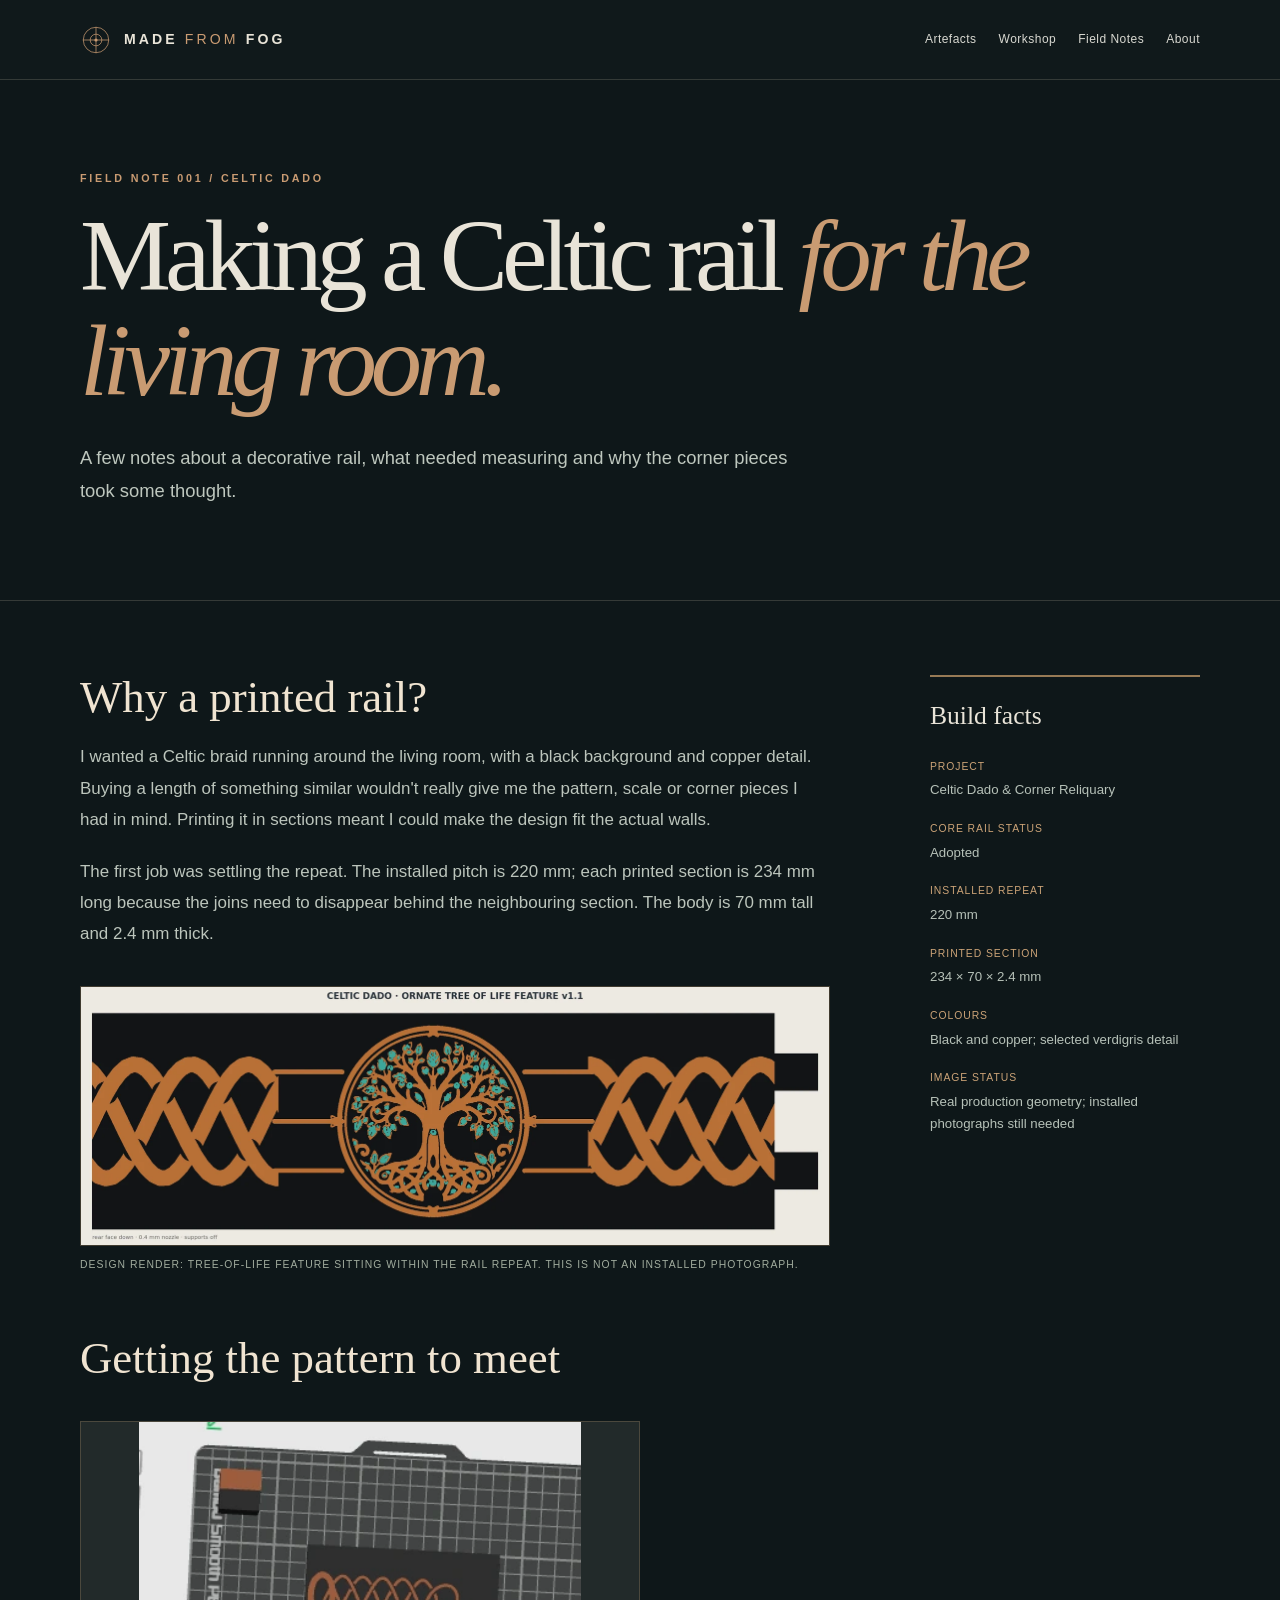
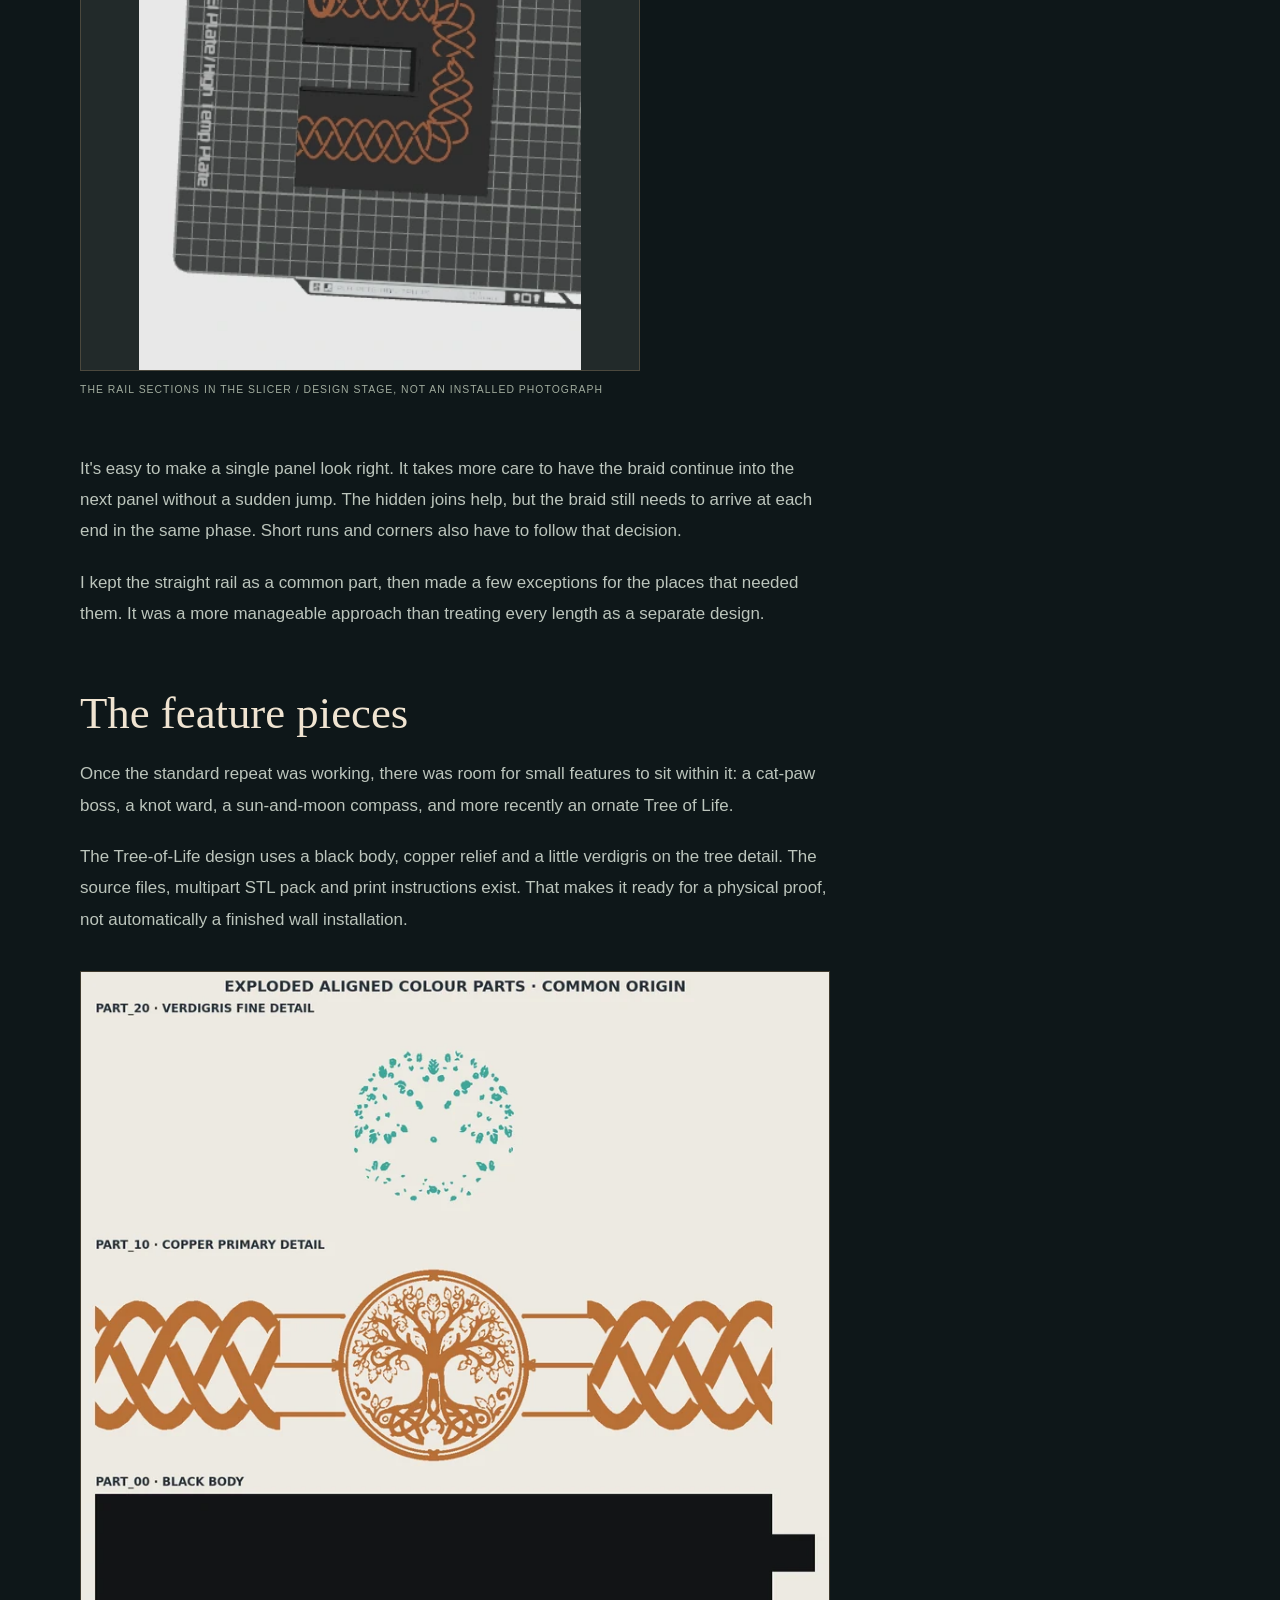
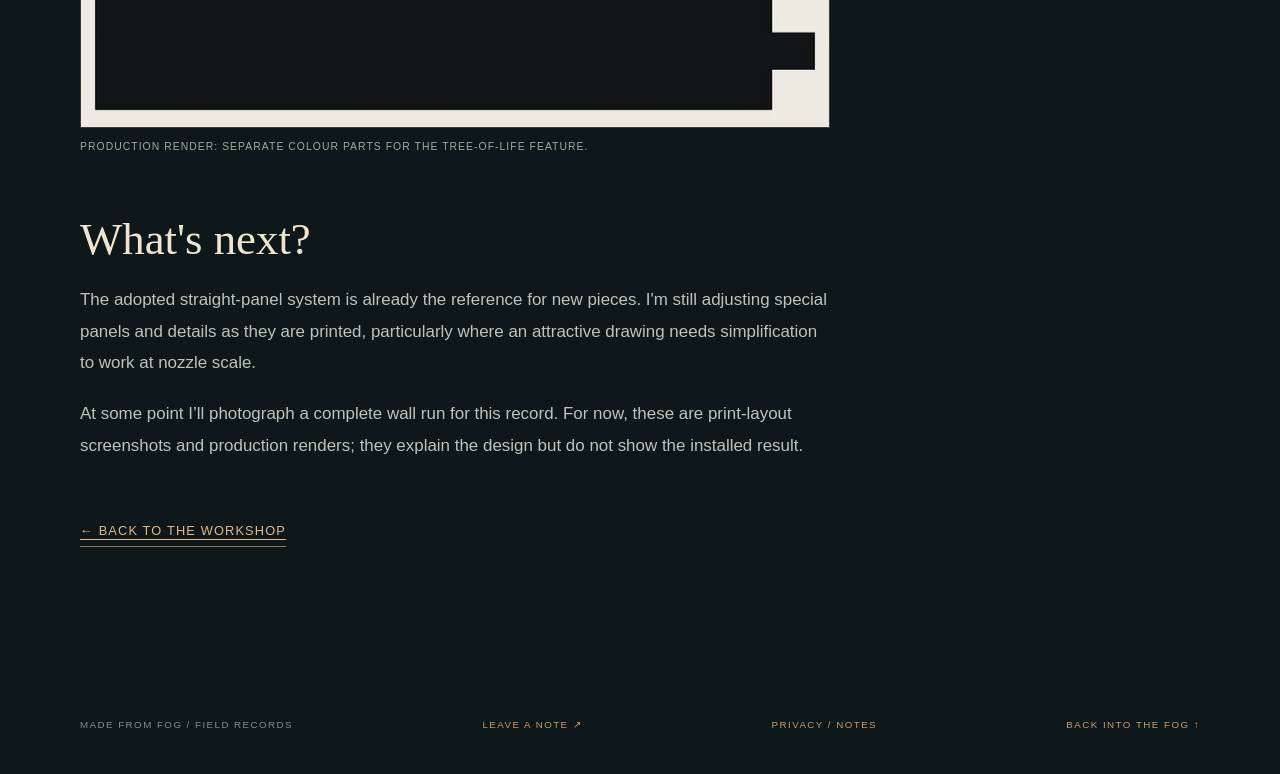
<file: field-notes/celtic-rail/index.html>
<!DOCTYPE html>

<html lang="en-GB"><head><meta charset="utf-8"/><meta content="width=device-width, initial-scale=1" name="viewport"/><meta content="#10191b" name="theme-color"/><title>Making a Celtic rail for the living room — Made From Fog</title><link href="../../assets/css/site.css" rel="stylesheet"/><meta content="How the repeating printed Celtic wall rail was designed, joined and extended with feature pieces." name="description"/></head>
<body class="inner-page"><a class="skip-link" href="#article">Skip to the article</a>
<header class="site-header inner-header"><a aria-label="Back to Made From Fog" class="brand" href="../../index.html"><svg aria-hidden="true" class="brand-mark" viewbox="0 0 44 44"><circle cx="22" cy="22" r="17.5"></circle><circle cx="22" cy="22" r="8"></circle><path d="M4 22H40M22 4V40"></path><circle class="brand-star" cx="22" cy="22" r="2.2"></circle></svg><span>MADE <i>FROM</i> FOG</span></a><nav aria-label="Primary navigation" class="desktop-nav"><a href="../../index.html#artefacts">Artefacts</a><a href="../../index.html#workshop">Workshop</a><a href="../../index.html#field-notes">Field Notes</a><a href="../../index.html#about">About</a></nav></header>
<main id="article"><section class="inner-hero"><div class="inner-wrap"><p class="eyebrow">FIELD NOTE 001 / CELTIC DADO</p><h1>Making a Celtic rail <em>for the living room.</em></h1><p class="inner-lede">A few notes about a decorative rail, what needed measuring and why the corner pieces took some thought.</p></div></section><div class="inner-main inner-wrap"><div class="reading-grid"><article class="prose">
<h2>Why a printed rail?</h2>
<p>I wanted a Celtic braid running around the living room, with a black background and copper detail. Buying a length of something similar wouldn't really give me the pattern, scale or corner pieces I had in mind. Printing it in sections meant I could make the design fit the actual walls.</p>
<p>The first job was settling the repeat. The installed pitch is 220 mm; each printed section is 234 mm long because the joins need to disappear behind the neighbouring section. The body is 70 mm tall and 2.4 mm thick.</p>
<figure class="article-photo"><img alt="Approved Tree-of-Life panel design shown within the repeating black-and-copper Celtic rail, rendered from production geometry" loading="lazy" src="../../assets/art/celtic-rail.webp"/><figcaption>Design render: Tree-of-Life feature sitting within the rail repeat. This is not an installed photograph.</figcaption></figure>
<h2>Getting the pattern to meet</h2><figure class="article-photo slicer-figure"><img alt="Bambu Studio print-plate screenshot of the black and copper Celtic rail corner and adjacent braid parts." decoding="async" height="448" loading="lazy" src="../../assets/images/gallery/celtic-rail-slicer.webp" width="361"/><figcaption>THE RAIL SECTIONS IN THE SLICER / DESIGN STAGE, NOT AN INSTALLED PHOTOGRAPH</figcaption></figure>
<p>It's easy to make a single panel look right. It takes more care to have the braid continue into the next panel without a sudden jump. The hidden joins help, but the braid still needs to arrive at each end in the same phase. Short runs and corners also have to follow that decision.</p>
<p>I kept the straight rail as a common part, then made a few exceptions for the places that needed them. It was a more manageable approach than treating every length as a separate design.</p>
<h2>The feature pieces</h2>
<p>Once the standard repeat was working, there was room for small features to sit within it: a cat-paw boss, a knot ward, a sun-and-moon compass, and more recently an ornate Tree of Life.</p>
<p>The Tree-of-Life design uses a black body, copper relief and a little verdigris on the tree detail. The source files, multipart STL pack and print instructions exist. That makes it ready for a physical proof, not automatically a finished wall installation.</p>
<figure class="article-photo"><img alt="Exploded production render of the black body, copper relief and verdigris detail parts of the Tree-of-Life panel" loading="lazy" src="../../assets/art/celtic-parts.webp"/><figcaption>Production render: separate colour parts for the Tree-of-Life feature.</figcaption></figure>
<h2>What's next?</h2>
<p>The adopted straight-panel system is already the reference for new pieces. I'm still adjusting special panels and details as they are printed, particularly where an attractive drawing needs simplification to work at nozzle scale.</p>
<p>At some point I’ll photograph a complete wall run for this record. For now, these are print-layout screenshots and production renders; they explain the design but do not show the installed result.</p>
<a class="back-link" href="../../index.html#celtic-dado">← Back to the workshop</a></article><aside class="note-aside"><h2>Build facts</h2><dl><dt>Project</dt><dd>Celtic Dado &amp; Corner Reliquary</dd><dt>Core rail status</dt><dd>Adopted</dd><dt>Installed repeat</dt><dd>220 mm</dd><dt>Printed section</dt><dd>234 × 70 × 2.4 mm</dd><dt>Colours</dt><dd>Black and copper; selected verdigris detail</dd><dt>Image status</dt><dd>Real production geometry; installed photographs still needed</dd></dl></aside></div></div></main>
<footer class="site-footer inner-wrap"><span>MADE FROM FOG / FIELD RECORDS</span><a href="../../index.html#notebook">LEAVE A NOTE ↗</a><a href="../../privacy/">PRIVACY / NOTES</a><a href="../../index.html">BACK INTO THE FOG ↑</a></footer></body></html>
</file>
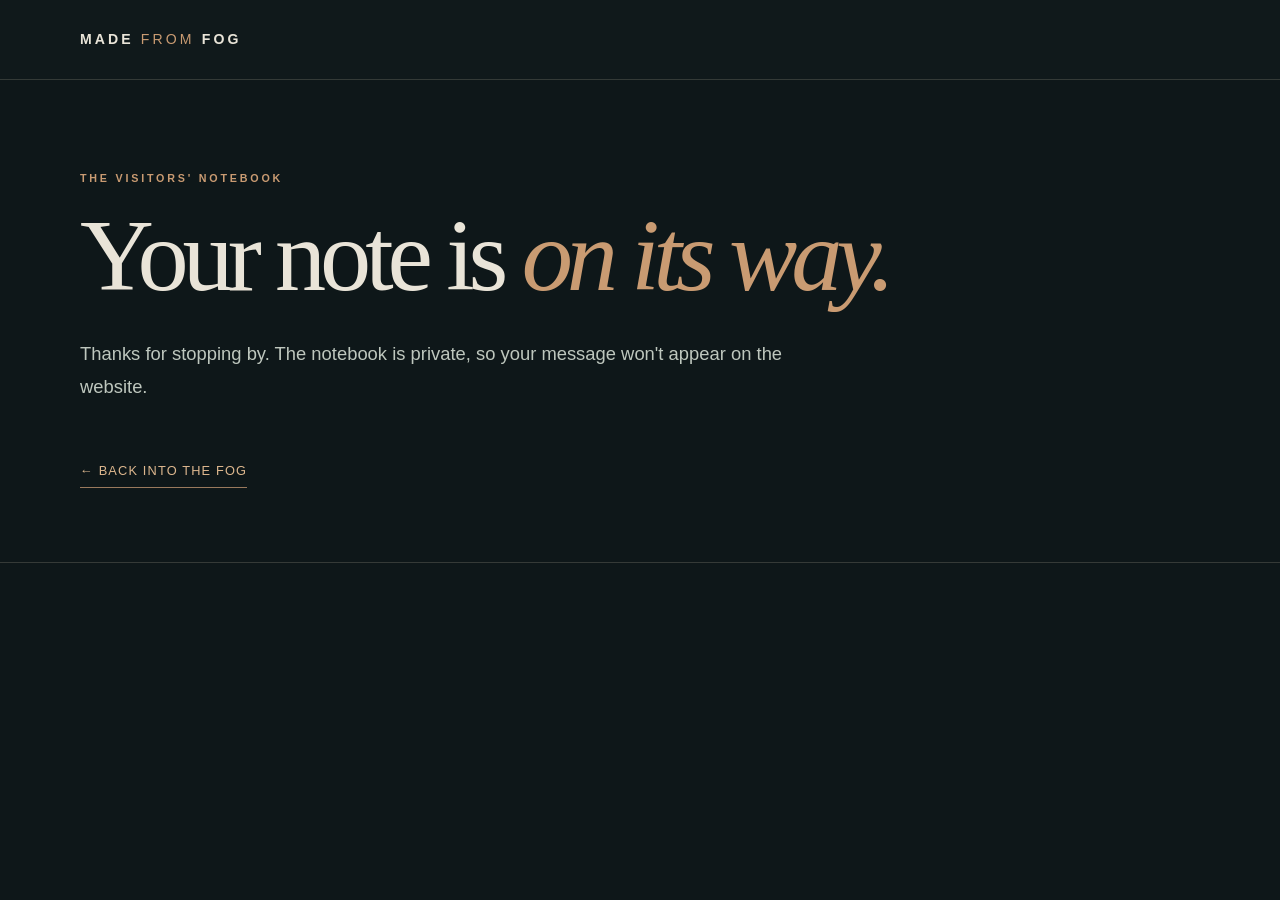
<file: notes/thank-you/index.html>
<!doctype html><html lang="en-GB"><head><meta charset="utf-8"><meta name="viewport" content="width=device-width, initial-scale=1"><meta name="theme-color" content="#10191b"><meta name="robots" content="noindex, nofollow"><title>Note Received — Made From Fog</title><link rel="stylesheet" href="../../assets/css/site.css"></head><body class="inner-page"><header class="site-header inner-header"><a class="brand" href="../../index.html"><span>MADE <i>FROM</i> FOG</span></a></header><main id="article"><section class="inner-hero"><div class="inner-wrap"><p class="eyebrow">THE VISITORS' NOTEBOOK</p><h1>Your note is <em>on its way.</em></h1><p class="inner-lede">Thanks for stopping by. The notebook is private, so your message won't appear on the website.</p><a class="back-link" href="../../index.html">← Back into the fog</a></div></section></main></body></html>
</file>
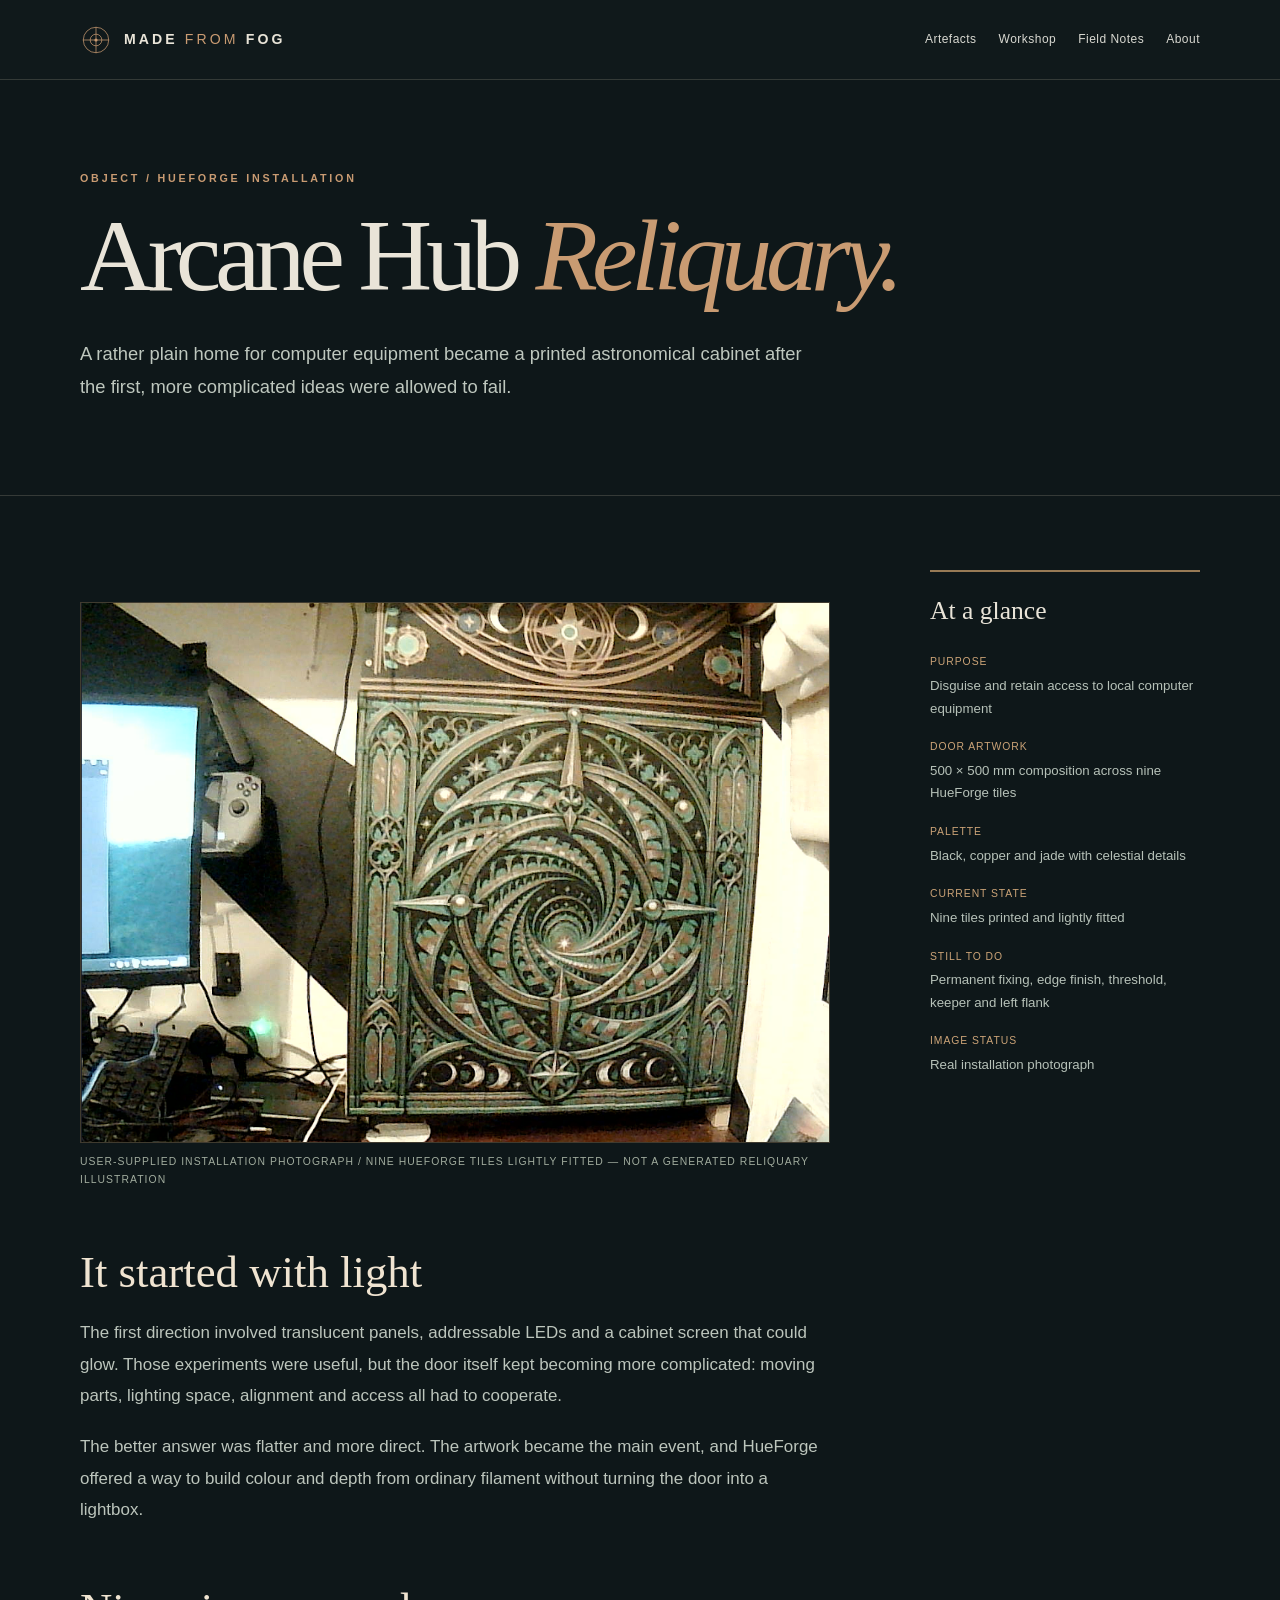
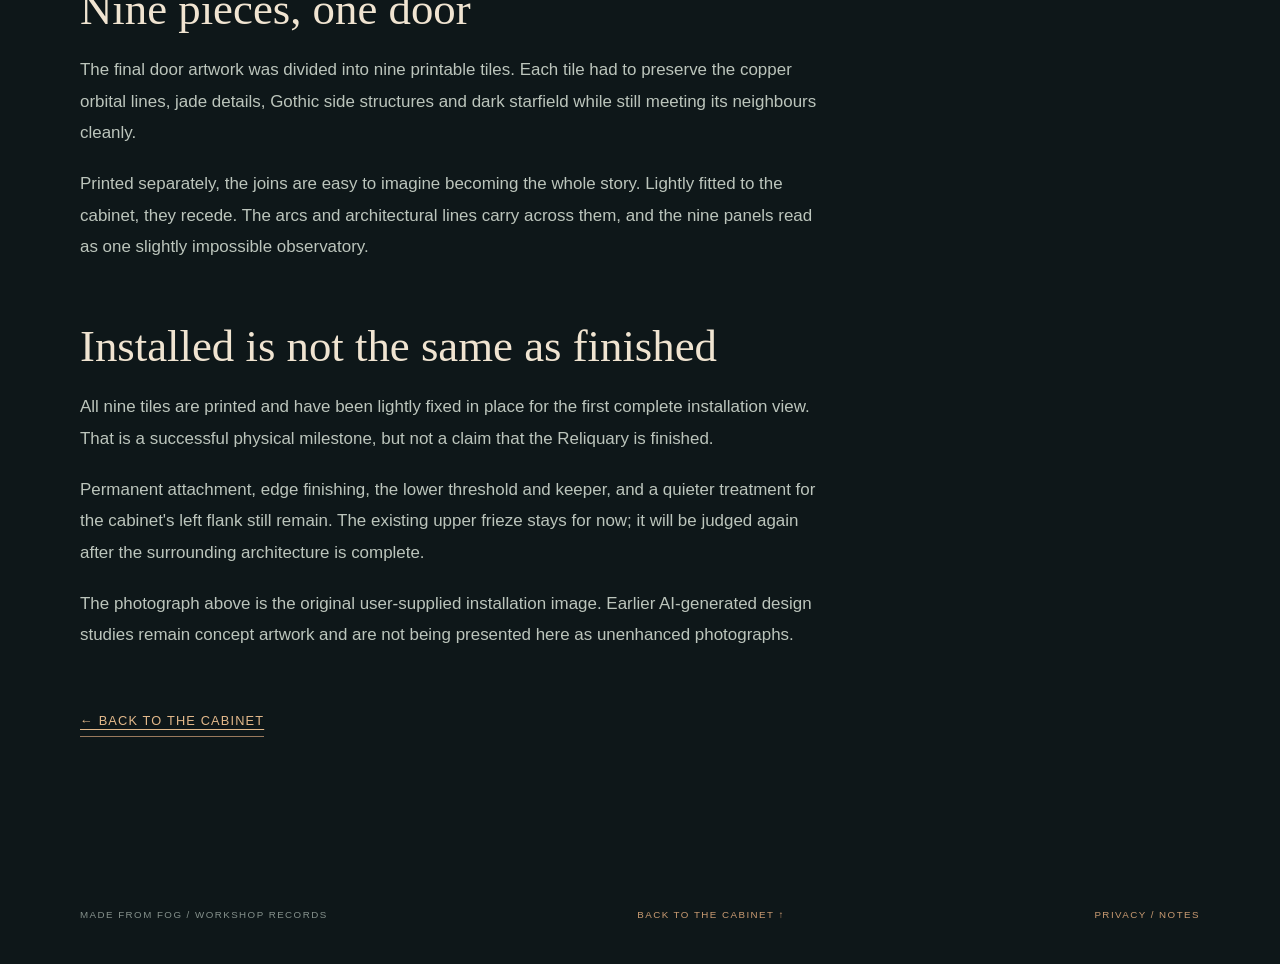
<file: workshop/arcane-hub-reliquary/index.html>
<!doctype html>
<html lang="en-GB"><head><meta charset="utf-8"><meta name="viewport" content="width=device-width, initial-scale=1"><meta name="theme-color" content="#10191b"><meta name="description" content="How lighting experiments, a simpler HueForge plan and nine printed tiles turned an ordinary equipment cabinet into the Arcane Hub Reliquary."><title>Arcane Hub Reliquary — Made From Fog</title><link rel="stylesheet" href="../../assets/css/site.css"></head>
<body class="inner-page"><a class="skip-link" href="#article">Skip to the article</a>
<header class="site-header inner-header"><a class="brand" href="../../index.html" aria-label="Made From Fog home"><svg class="brand-mark" viewBox="0 0 44 44" aria-hidden="true"><circle cx="22" cy="22" r="17.5"/><circle cx="22" cy="22" r="8"/><path d="M4 22H40M22 4V40"/><circle class="brand-star" cx="22" cy="22" r="2.2"/></svg><span>MADE <i>FROM</i> FOG</span></a><nav class="desktop-nav" aria-label="Primary navigation"><a href="../../index.html#artefacts">Artefacts</a><a href="../../index.html#workshop">Workshop</a><a href="../../index.html#field-notes">Field Notes</a><a href="../../index.html#about">About</a></nav></header>
<main id="article"><section class="inner-hero"><div class="inner-wrap"><p class="eyebrow">OBJECT / HUEFORGE INSTALLATION</p><h1>Arcane Hub <em>Reliquary.</em></h1><p class="inner-lede">A rather plain home for computer equipment became a printed astronomical cabinet after the first, more complicated ideas were allowed to fail.</p></div></section>
<div class="inner-main inner-wrap"><div class="reading-grid"><article class="prose">
<figure class="article-photo"><img src="../../assets/images/full/reliquary-installed-full.png" width="1005" height="724" loading="eager" alt="User-supplied installation photograph of the Arcane Hub Reliquary, showing the real copper, jade and black printed panels lightly fitted to the cabinet."><figcaption>USER-SUPPLIED INSTALLATION PHOTOGRAPH / NINE HUEFORGE TILES LIGHTLY FITTED — NOT A GENERATED RELIQUARY ILLUSTRATION</figcaption></figure>
<h2>It started with light</h2>
<p>The first direction involved translucent panels, addressable LEDs and a cabinet screen that could glow. Those experiments were useful, but the door itself kept becoming more complicated: moving parts, lighting space, alignment and access all had to cooperate.</p>
<p>The better answer was flatter and more direct. The artwork became the main event, and HueForge offered a way to build colour and depth from ordinary filament without turning the door into a lightbox.</p>
<h2>Nine pieces, one door</h2>
<p>The final door artwork was divided into nine printable tiles. Each tile had to preserve the copper orbital lines, jade details, Gothic side structures and dark starfield while still meeting its neighbours cleanly.</p>
<p>Printed separately, the joins are easy to imagine becoming the whole story. Lightly fitted to the cabinet, they recede. The arcs and architectural lines carry across them, and the nine panels read as one slightly impossible observatory.</p>
<h2>Installed is not the same as finished</h2>
<p>All nine tiles are printed and have been lightly fixed in place for the first complete installation view. That is a successful physical milestone, but not a claim that the Reliquary is finished.</p>
<p>Permanent attachment, edge finishing, the lower threshold and keeper, and a quieter treatment for the cabinet's left flank still remain. The existing upper frieze stays for now; it will be judged again after the surrounding architecture is complete.</p>
<p class="honest-caption">The photograph above is the original user-supplied installation image. Earlier AI-generated design studies remain concept artwork and are not being presented here as unenhanced photographs.</p>
<a class="back-link" href="../../index.html#arcane-hub">← Back to the cabinet</a></article>
<aside class="note-aside"><h2>At a glance</h2><dl><dt>Purpose</dt><dd>Disguise and retain access to local computer equipment</dd><dt>Door artwork</dt><dd>500 × 500 mm composition across nine HueForge tiles</dd><dt>Palette</dt><dd>Black, copper and jade with celestial details</dd><dt>Current state</dt><dd>Nine tiles printed and lightly fitted</dd><dt>Still to do</dt><dd>Permanent fixing, edge finish, threshold, keeper and left flank</dd><dt>Image status</dt><dd>Real installation photograph</dd></dl></aside>
</div></div></main><footer class="site-footer inner-wrap"><span>MADE FROM FOG / WORKSHOP RECORDS</span><a href="../../index.html#arcane-hub">BACK TO THE CABINET ↑</a><a href="../../privacy/">PRIVACY / NOTES</a></footer></body></html>
</file>
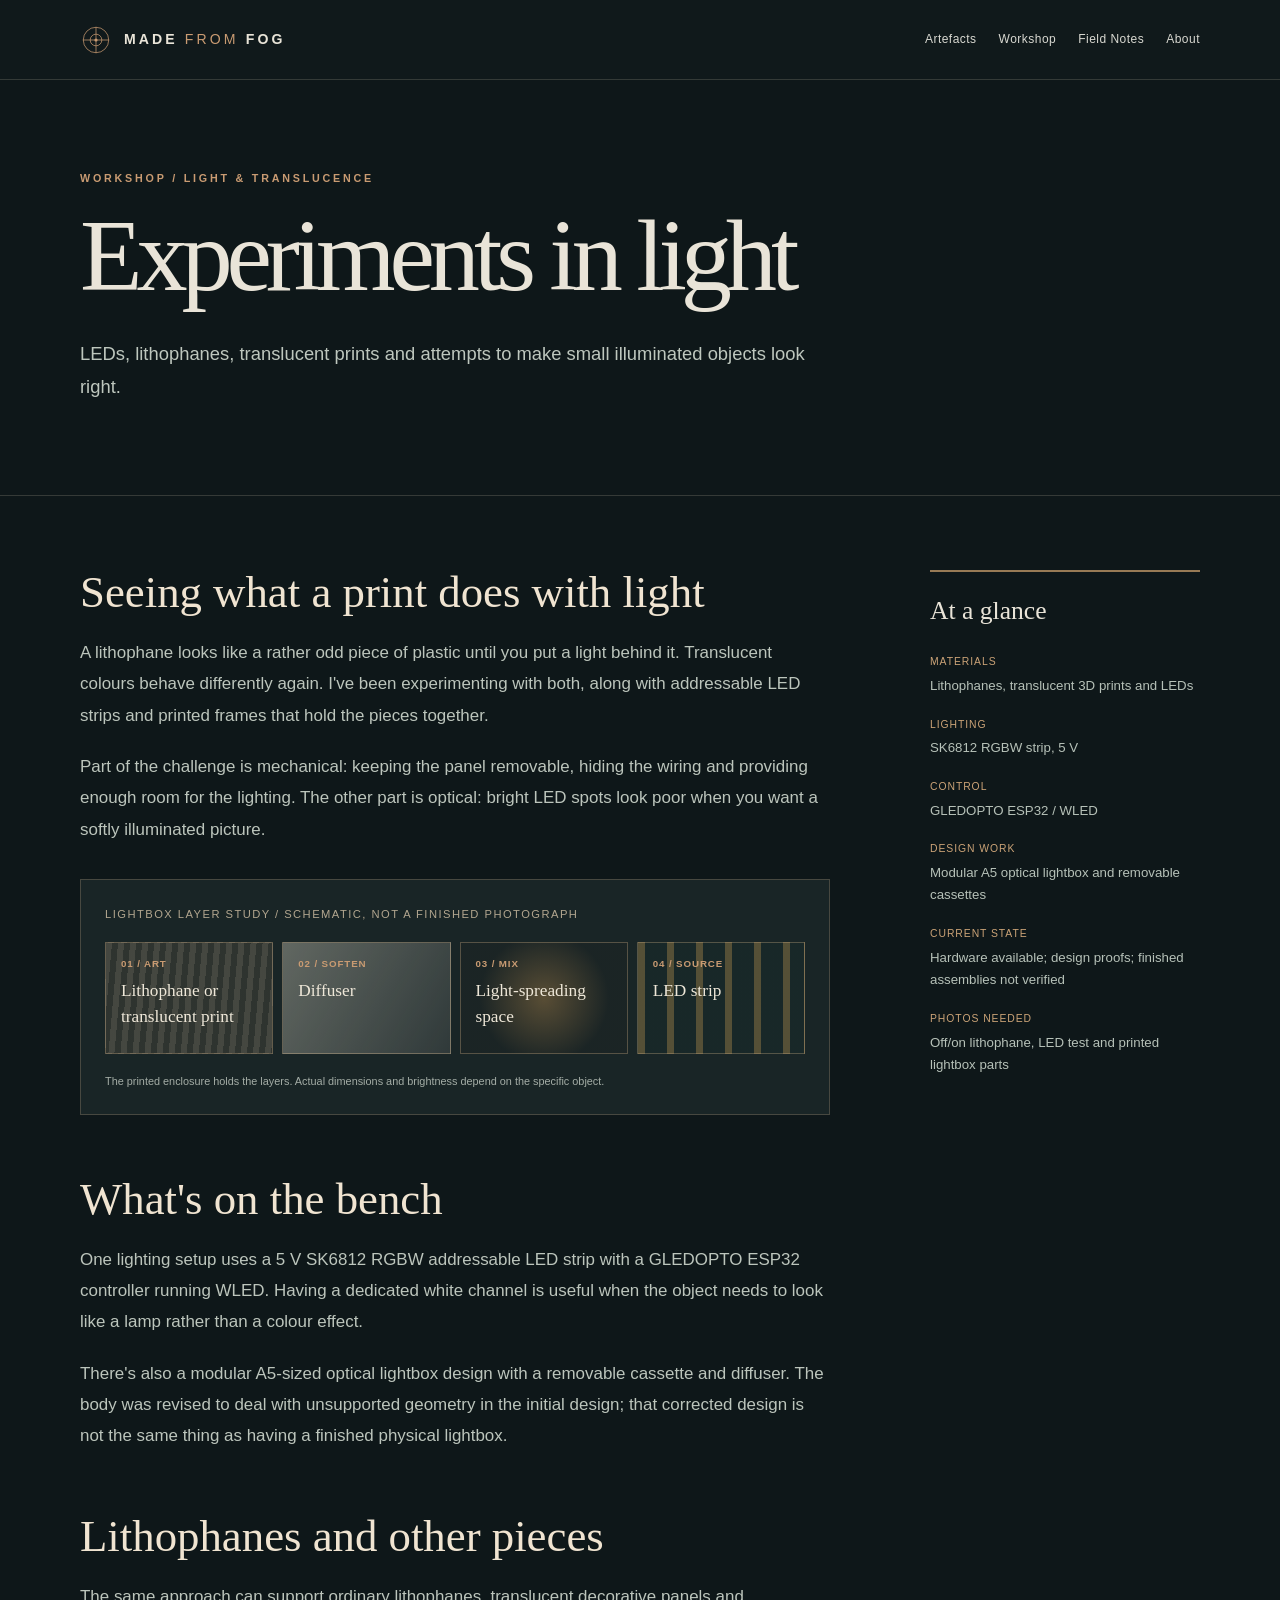
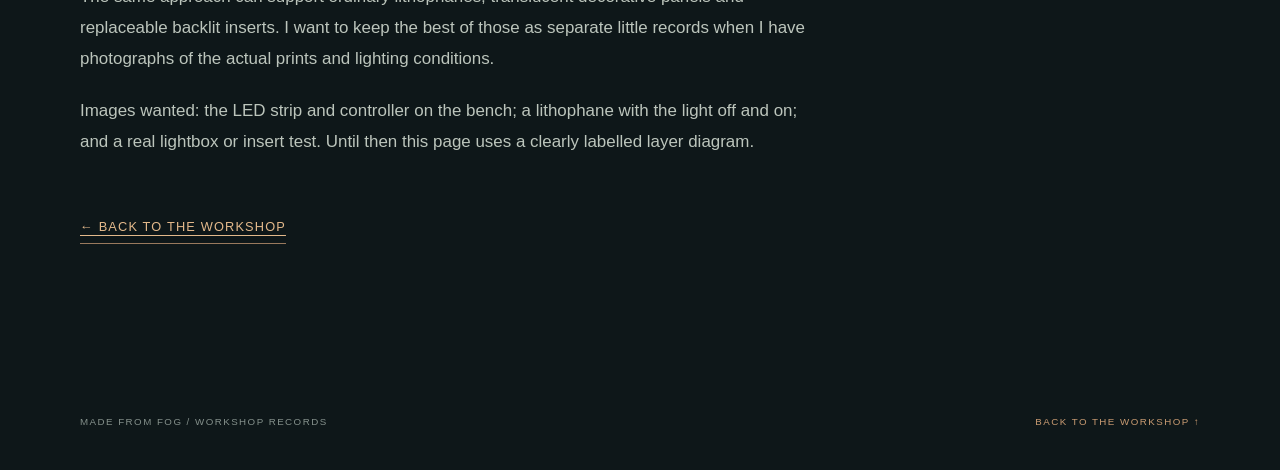
<file: workshop/experiments-in-light/index.html>
<!doctype html>
<html lang="en-GB"><head><meta charset="utf-8"><meta name="viewport" content="width=device-width, initial-scale=1"><meta name="theme-color" content="#10191b"><title>Experiments in light — Made From Fog</title><meta name="description" content="LEDs, lithophanes, translucent prints and attempts to make small illuminated objects look right."><link rel="stylesheet" href="../../assets/css/site.css"></head>
<body class="inner-page"><a class="skip-link" href="#article">Skip to the article</a>
<header class="site-header inner-header">
<a class="brand" href="../../index.html" aria-label="Made From Fog home"><svg class="brand-mark" viewBox="0 0 44 44" aria-hidden="true"><circle cx="22" cy="22" r="17.5"/><circle cx="22" cy="22" r="8"/><path d="M4 22H40M22 4V40"/><circle class="brand-star" cx="22" cy="22" r="2.2"/></svg><span>MADE <i>FROM</i> FOG</span></a>
<nav class="desktop-nav" aria-label="Primary navigation"><a href="../../index.html#artefacts">Artefacts</a><a href="../../index.html#workshop">Workshop</a><a href="../../index.html#field-notes">Field Notes</a><a href="../../index.html#about">About</a></nav>
</header>
<main id="article">
<section class="inner-hero"><div class="inner-wrap"><p class="eyebrow">WORKSHOP / LIGHT &amp; TRANSLUCENCE</p><h1>Experiments in light</h1><p class="inner-lede">LEDs, lithophanes, translucent prints and attempts to make small illuminated objects look right.</p></div></section>
<div class="inner-main inner-wrap"><div class="reading-grid"><article class="prose">
<h2>Seeing what a print does with light</h2>
<p>A lithophane looks like a rather odd piece of plastic until you put a light behind it. Translucent colours behave differently again. I've been experimenting with both, along with addressable LED strips and printed frames that hold the pieces together.</p>
<p>Part of the challenge is mechanical: keeping the panel removable, hiding the wiring and providing enough room for the lighting. The other part is optical: bright LED spots look poor when you want a softly illuminated picture.</p>
<div class="pf-flow light-diagram" role="img" aria-label="Simplified conceptual layer stack from front to back: lithophane or translucent art panel, diffuser, space for light to spread, addressable LEDs, and printed housing.">
<p>LIGHTBOX LAYER STUDY / SCHEMATIC, NOT A FINISHED PHOTOGRAPH</p>
<div class="light-stack"><div class="light-layer light-art"><span>01 / ART</span><strong>Lithophane or<br>translucent print</strong></div><div class="light-layer light-diffuser"><span>02 / SOFTEN</span><strong>Diffuser</strong></div><div class="light-layer light-gap"><span>03 / MIX</span><strong>Light-spreading space</strong></div><div class="light-layer light-leds"><span>04 / SOURCE</span><strong>LED strip</strong></div></div>
<p class="diagram-credit">The printed enclosure holds the layers. Actual dimensions and brightness depend on the specific object.</p>
</div>
<h2>What's on the bench</h2>
<p>One lighting setup uses a 5 V SK6812 RGBW addressable LED strip with a GLEDOPTO ESP32 controller running WLED. Having a dedicated white channel is useful when the object needs to look like a lamp rather than a colour effect.</p>
<p>There's also a modular A5-sized optical lightbox design with a removable cassette and diffuser. The body was revised to deal with unsupported geometry in the initial design; that corrected design is not the same thing as having a finished physical lightbox.</p>
<h2>Lithophanes and other pieces</h2>
<p>The same approach can support ordinary lithophanes, translucent decorative panels and replaceable backlit inserts. I want to keep the best of those as separate little records when I have photographs of the actual prints and lighting conditions.</p>
<p class="honest-caption">Images wanted: the LED strip and controller on the bench; a lithophane with the light off and on; and a real lightbox or insert test. Until then this page uses a clearly labelled layer diagram.</p>
<a class="back-link" href="../../index.html#experiments-in-light">← Back to the workshop</a></article><aside class="note-aside"><h2>At a glance</h2><dl><dt>Materials</dt><dd>Lithophanes, translucent 3D prints and LEDs</dd><dt>Lighting</dt><dd>SK6812 RGBW strip, 5 V</dd><dt>Control</dt><dd>GLEDOPTO ESP32 / WLED</dd><dt>Design work</dt><dd>Modular A5 optical lightbox and removable cassettes</dd><dt>Current state</dt><dd>Hardware available; design proofs; finished assemblies not verified</dd><dt>Photos needed</dt><dd>Off/on lithophane, LED test and printed lightbox parts</dd></dl></aside></div></div>
</main><footer class="site-footer inner-wrap"><span>MADE FROM FOG / WORKSHOP RECORDS</span><a href="../../index.html#workshop">BACK TO THE WORKSHOP ↑</a></footer>
</body></html>
</file>
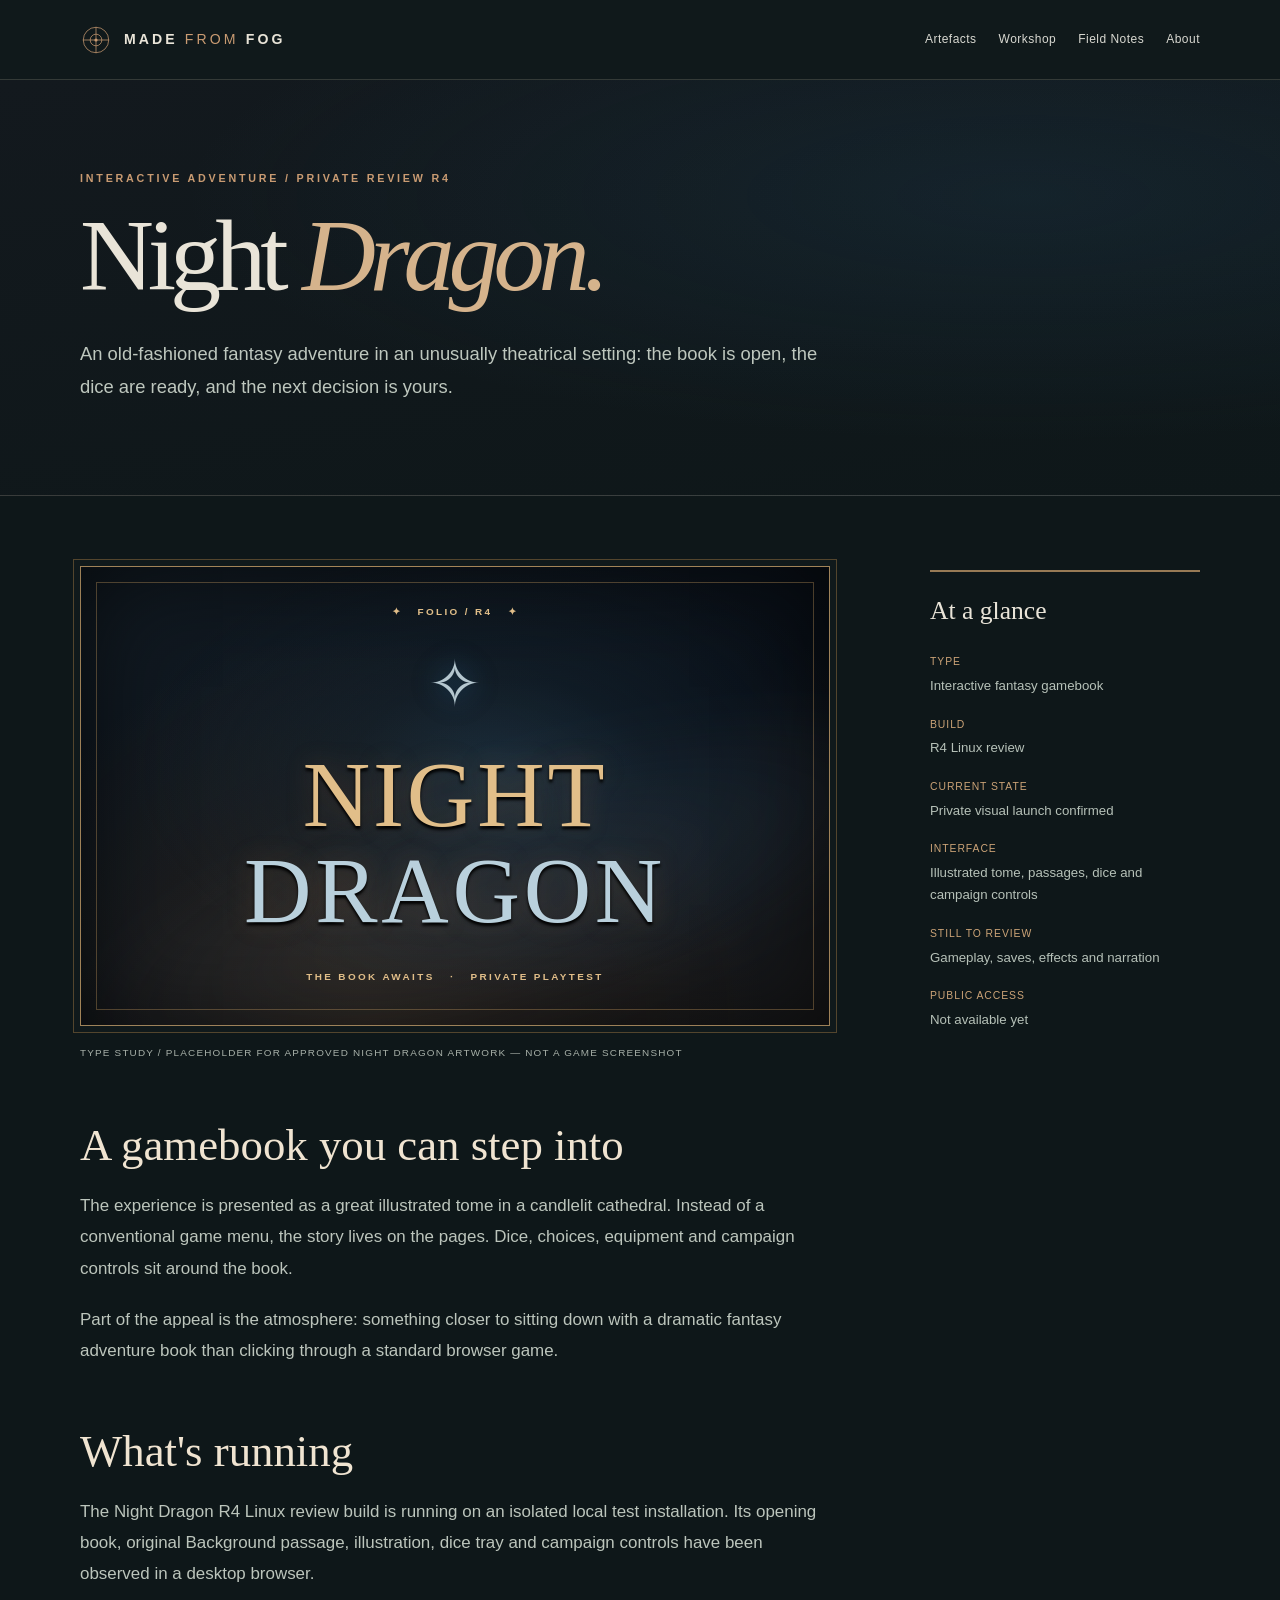
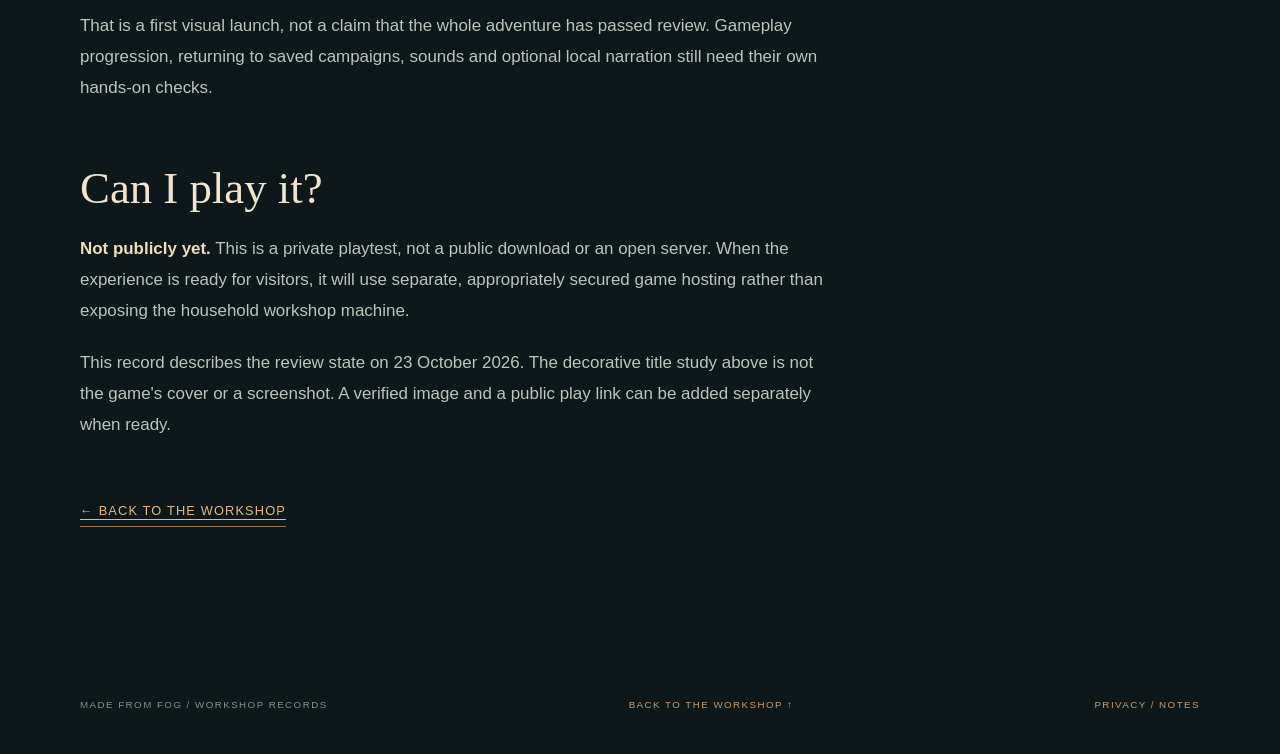
<file: workshop/night-dragon/index.html>
<!doctype html>
<html lang="en-GB">
<head>
<meta charset="utf-8">
<meta name="viewport" content="width=device-width, initial-scale=1">
<meta name="theme-color" content="#10191b">
<meta name="description" content="Night Dragon R4: a candlelit interactive fantasy gamebook in private Linux playtest, with an illustrated tome, dice and saved campaigns.">
<meta property="og:type" content="article">
<meta property="og:title" content="Night Dragon — Made From Fog">
<meta property="og:description" content="A fantasy adventure gamebook taking shape in the workshop. Private R4 playtest; public play is not available yet.">
<title>Night Dragon — Made From Fog</title>
<link rel="stylesheet" href="../../assets/css/site.css">
<link rel="stylesheet" href="../../assets/css/night-dragon.css">
</head>
<body class="inner-page nd-page">
<a class="skip-link" href="#article">Skip to the article</a>
<header class="site-header inner-header">
  <a class="brand" href="../../index.html" aria-label="Made From Fog home">
    <svg class="brand-mark" viewBox="0 0 44 44" aria-hidden="true"><circle cx="22" cy="22" r="17.5"/><circle cx="22" cy="22" r="8"/><path d="M4 22H40M22 4V40"/><circle class="brand-star" cx="22" cy="22" r="2.2"/></svg>
    <span>MADE <i>FROM</i> FOG</span>
  </a>
  <nav class="desktop-nav" aria-label="Primary navigation"><a href="../../index.html#artefacts">Artefacts</a><a href="../../index.html#workshop">Workshop</a><a href="../../index.html#field-notes">Field Notes</a><a href="../../index.html#about">About</a></nav>
</header>
<main id="article">
  <section class="inner-hero nd-intro">
    <div class="inner-wrap">
      <p class="eyebrow">INTERACTIVE ADVENTURE / PRIVATE REVIEW R4</p>
      <h1>Night <em>Dragon.</em></h1>
      <p class="inner-lede">An old-fashioned fantasy adventure in an unusually theatrical setting: the book is open, the dice are ready, and the next decision is yours.</p>
    </div>
  </section>
  <div class="inner-main inner-wrap">
    <div class="reading-grid">
      <article class="prose">
        <figure class="nd-poster">
          <div class="nd-placard" role="img" aria-label="Decorative typographic study for Night Dragon: gilded fantasy lettering against a dark, storm-like background. Not a game screenshot or the finished cover artwork.">
            <span class="nd-top-mark" aria-hidden="true">✦ &nbsp; FOLIO / R4 &nbsp; ✦</span>
            <span class="nd-sigil" aria-hidden="true">✧</span>
            <span class="nd-placard-title">NIGHT<br><em>DRAGON</em></span>
            <span class="nd-placard-foot">THE BOOK AWAITS &nbsp; · &nbsp; PRIVATE PLAYTEST</span>
          </div>
          <figcaption>TYPE STUDY / PLACEHOLDER FOR APPROVED NIGHT DRAGON ARTWORK — NOT A GAME SCREENSHOT</figcaption>
        </figure>
        <h2>A gamebook you can step into</h2>
        <p>The experience is presented as a great illustrated tome in a candlelit cathedral. Instead of a conventional game menu, the story lives on the pages. Dice, choices, equipment and campaign controls sit around the book.</p>
        <p>Part of the appeal is the atmosphere: something closer to sitting down with a dramatic fantasy adventure book than clicking through a standard browser game.</p>
        <h2>What's running</h2>
        <p>The Night Dragon R4 Linux review build is running on an isolated local test installation. Its opening book, original Background passage, illustration, dice tray and campaign controls have been observed in a desktop browser.</p>
        <p>That is a first visual launch, not a claim that the whole adventure has passed review. Gameplay progression, returning to saved campaigns, sounds and optional local narration still need their own hands-on checks.</p>
        <h2>Can I play it?</h2>
        <p><strong>Not publicly yet.</strong> This is a private playtest, not a public download or an open server. When the experience is ready for visitors, it will use separate, appropriately secured game hosting rather than exposing the household workshop machine.</p>
        <p class="honest-caption">This record describes the review state on 23 October 2026. The decorative title study above is not the game's cover or a screenshot. A verified image and a public play link can be added separately when ready.</p>
        <a class="back-link" href="../../index.html#night-dragon">← Back to the workshop</a>
      </article>
      <aside class="note-aside">
        <h2>At a glance</h2>
        <dl>
          <dt>Type</dt><dd>Interactive fantasy gamebook</dd>
          <dt>Build</dt><dd>R4 Linux review</dd>
          <dt>Current state</dt><dd>Private visual launch confirmed</dd>
          <dt>Interface</dt><dd>Illustrated tome, passages, dice and campaign controls</dd>
          <dt>Still to review</dt><dd>Gameplay, saves, effects and narration</dd>
          <dt>Public access</dt><dd>Not available yet</dd>
        </dl>
      </aside>
    </div>
  </div>
</main>
<footer class="site-footer inner-wrap"><span>MADE FROM FOG / WORKSHOP RECORDS</span><a href="../../index.html#workshop">BACK TO THE WORKSHOP ↑</a><a href="../../privacy/">PRIVACY / NOTES</a></footer>
</body>
</html>
</file>
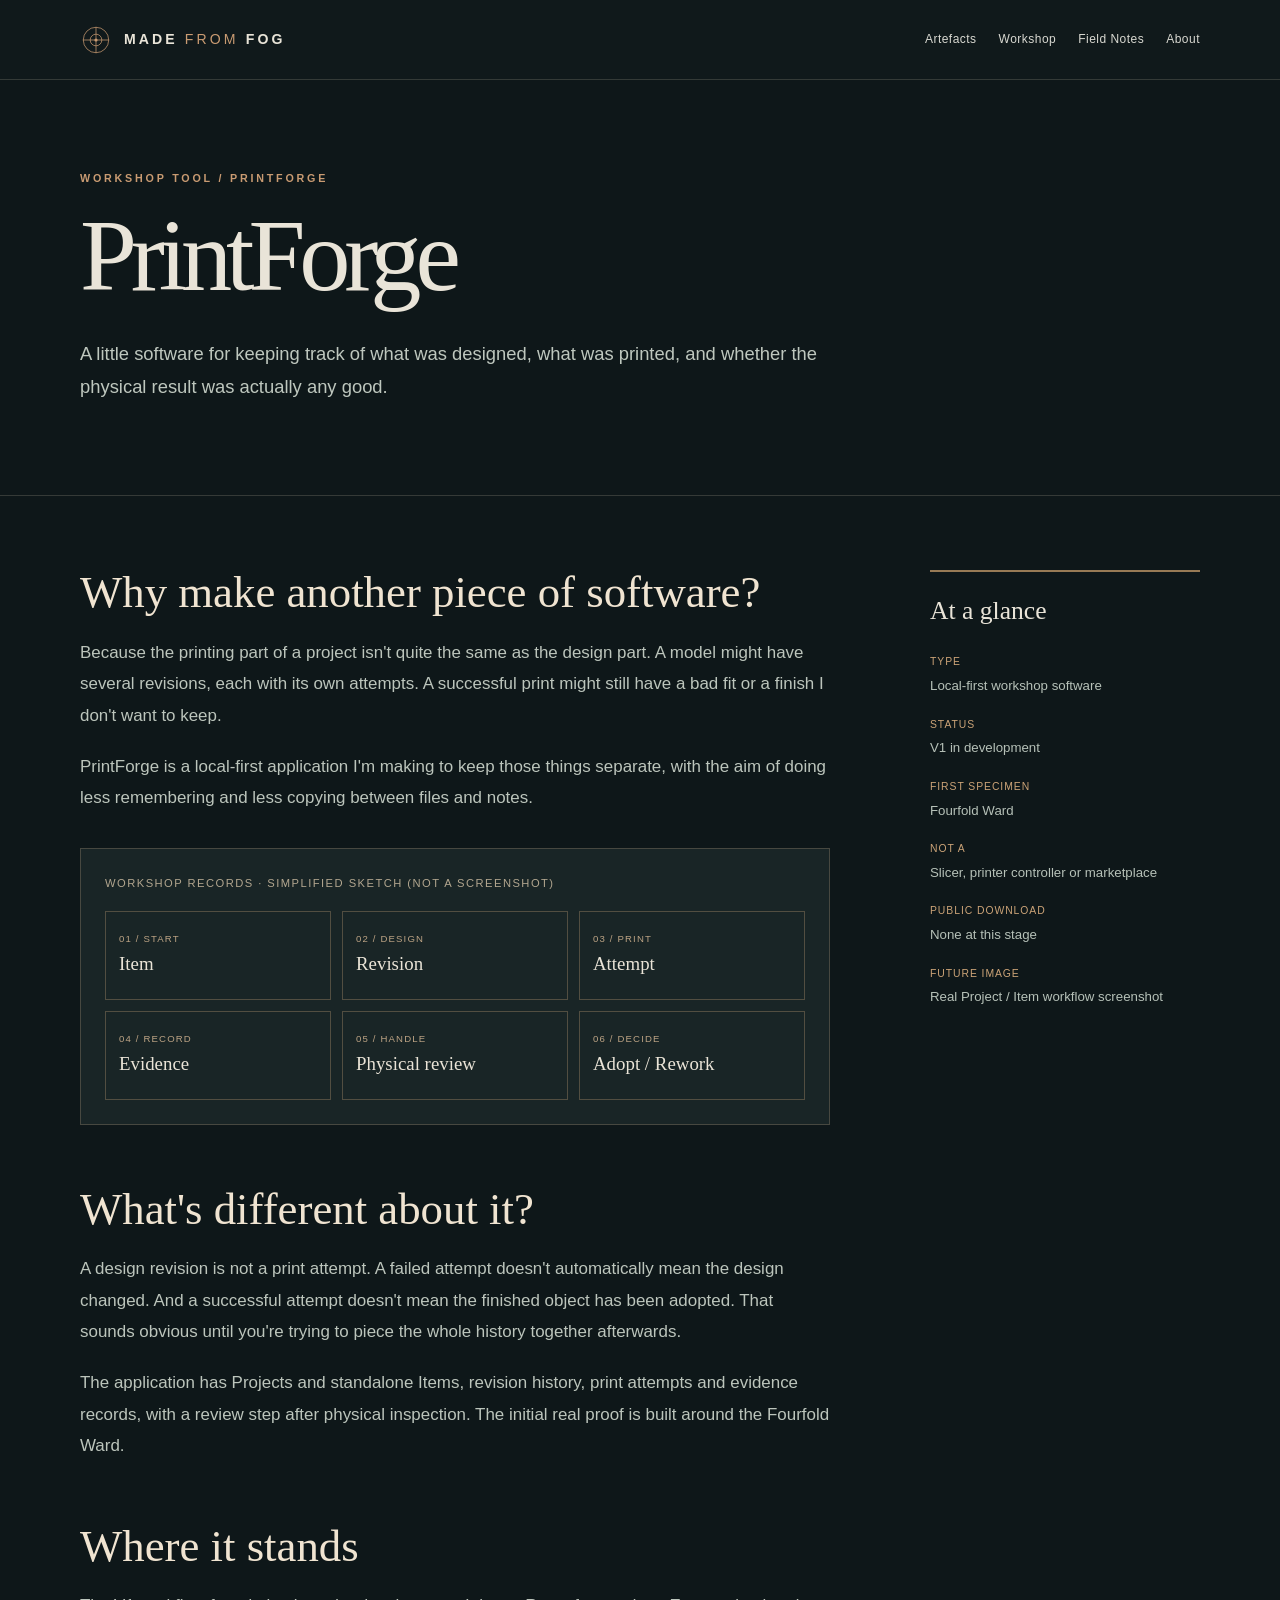
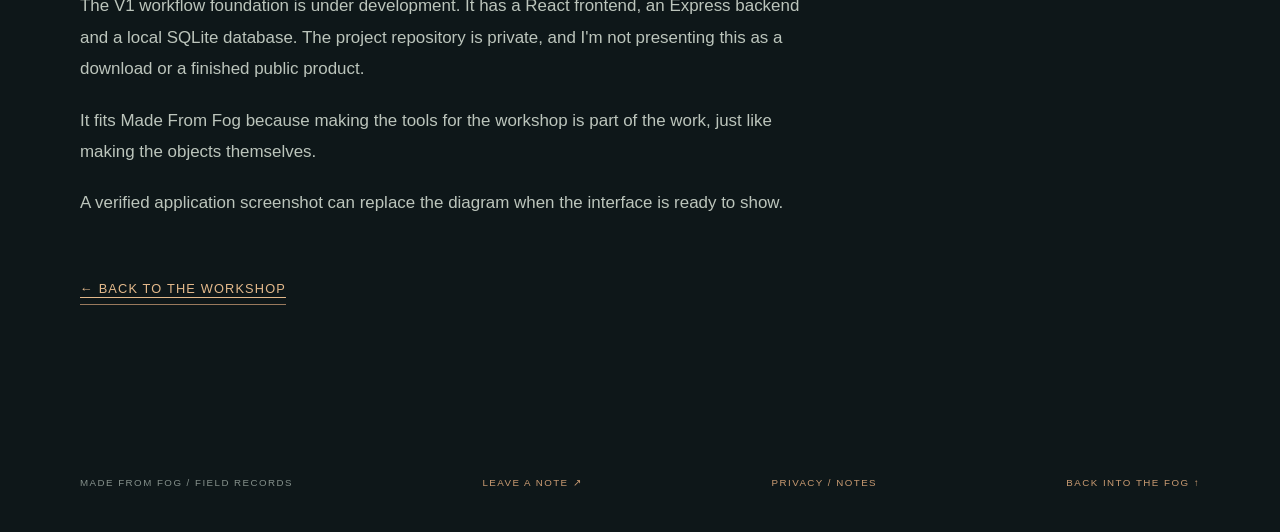
<file: workshop/printforge/index.html>
<!doctype html>
<html lang="en-GB"><head><meta charset="utf-8"><meta name="viewport" content="width=device-width, initial-scale=1"><meta name="theme-color" content="#10191b"><title>PrintForge — Made From Fog</title><link rel="stylesheet" href="../../assets/css/site.css"><meta name="description" content="A local-first tool for keeping track of design revisions, print attempts and workshop evidence."></head>
<body class="inner-page"><a class="skip-link" href="#article">Skip to the article</a>
<header class="site-header inner-header"><a class="brand" href="../../index.html" aria-label="Back to Made From Fog"><svg class="brand-mark" viewBox="0 0 44 44" aria-hidden="true"><circle cx="22" cy="22" r="17.5"/><circle cx="22" cy="22" r="8"/><path d="M4 22H40M22 4V40"/><circle class="brand-star" cx="22" cy="22" r="2.2"/></svg><span>MADE <i>FROM</i> FOG</span></a><nav class="desktop-nav" aria-label="Primary navigation"><a href="../../index.html#artefacts">Artefacts</a><a href="../../index.html#workshop">Workshop</a><a href="../../index.html#field-notes">Field Notes</a><a href="../../index.html#about">About</a></nav></header>
<main id="article"><section class="inner-hero"><div class="inner-wrap"><p class="eyebrow">WORKSHOP TOOL / PRINTFORGE</p><h1>PrintForge</h1><p class="inner-lede">A little software for keeping track of what was designed, what was printed, and whether the physical result was actually any good.</p></div></section><div class="inner-main inner-wrap"><div class="reading-grid"><article class="prose">
<h2>Why make another piece of software?</h2>
<p>Because the printing part of a project isn't quite the same as the design part. A model might have several revisions, each with its own attempts. A successful print might still have a bad fit or a finish I don't want to keep.</p>
<p>PrintForge is a local-first application I'm making to keep those things separate, with the aim of doing less remembering and less copying between files and notes.</p>
<div class="pf-flow" role="img" aria-label="Schematic of the PrintForge record types: project or standalone item, design revision, print attempt, evidence, physical review and an explicit adoption decision"><p>Workshop records · simplified sketch (not a screenshot)</p><ol class="pf-steps"><li><span>01 / START</span>Item</li><li><span>02 / DESIGN</span>Revision</li><li><span>03 / PRINT</span>Attempt</li><li><span>04 / RECORD</span>Evidence</li><li><span>05 / HANDLE</span>Physical review</li><li><span>06 / DECIDE</span>Adopt / Rework</li></ol></div>
<h2>What's different about it?</h2>
<p>A design revision is not a print attempt. A failed attempt doesn't automatically mean the design changed. And a successful attempt doesn't mean the finished object has been adopted. That sounds obvious until you're trying to piece the whole history together afterwards.</p>
<p>The application has Projects and standalone Items, revision history, print attempts and evidence records, with a review step after physical inspection. The initial real proof is built around the Fourfold Ward.</p>
<h2>Where it stands</h2>
<p>The V1 workflow foundation is under development. It has a React frontend, an Express backend and a local SQLite database. The project repository is private, and I'm not presenting this as a download or a finished public product.</p>
<p>It fits Made From Fog because making the tools for the workshop is part of the work, just like making the objects themselves.</p>
<p class="honest-caption">A verified application screenshot can replace the diagram when the interface is ready to show.</p>
<a class="back-link" href="../../index.html#printforge">← Back to the workshop</a></article><aside class="note-aside"><h2>At a glance</h2><dl><dt>Type</dt><dd>Local-first workshop software</dd><dt>Status</dt><dd>V1 in development</dd><dt>First specimen</dt><dd>Fourfold Ward</dd><dt>Not a</dt><dd>Slicer, printer controller or marketplace</dd><dt>Public download</dt><dd>None at this stage</dd><dt>Future image</dt><dd>Real Project / Item workflow screenshot</dd></dl></aside></div></div></main>
<footer class="site-footer inner-wrap"><span>MADE FROM FOG / FIELD RECORDS</span><a href="../../index.html#notebook">LEAVE A NOTE ↗</a><a href="../../privacy/">PRIVACY / NOTES</a><a href="../../index.html">BACK INTO THE FOG ↑</a></footer></body></html>
</file>
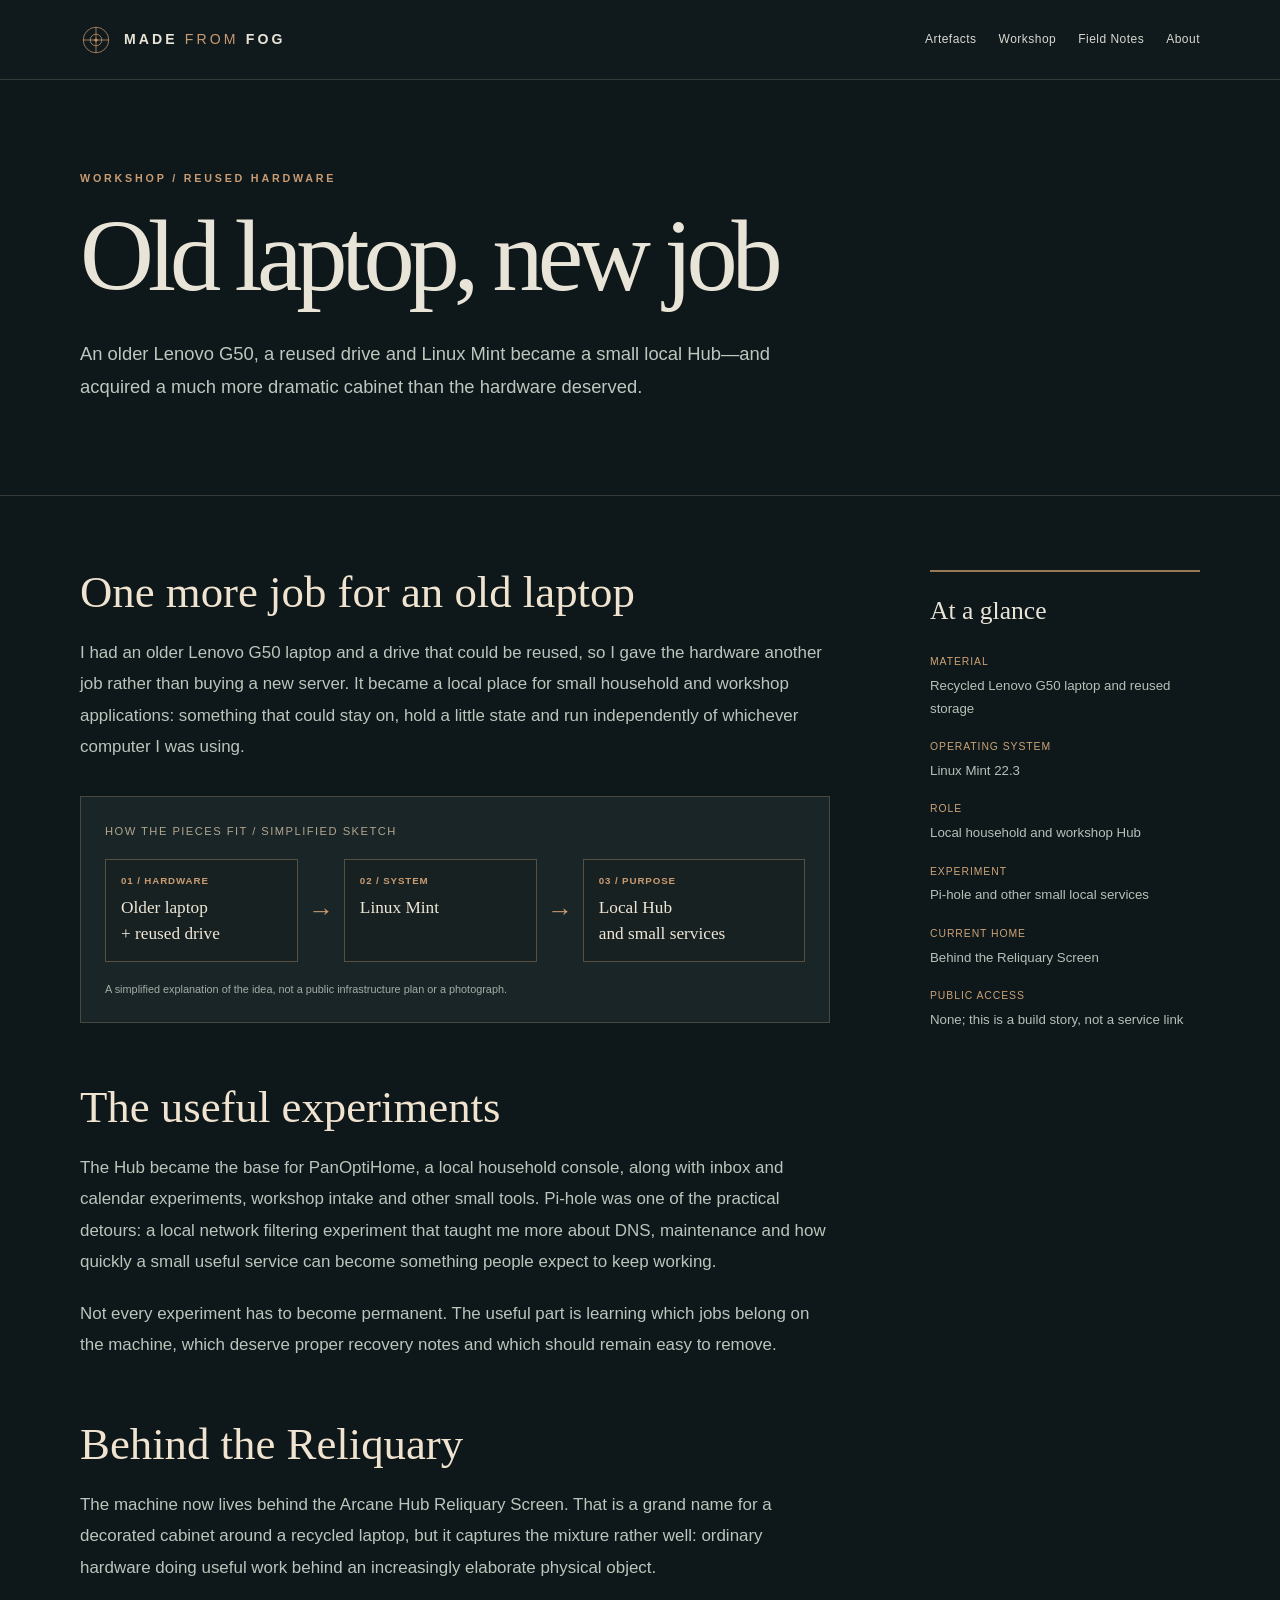
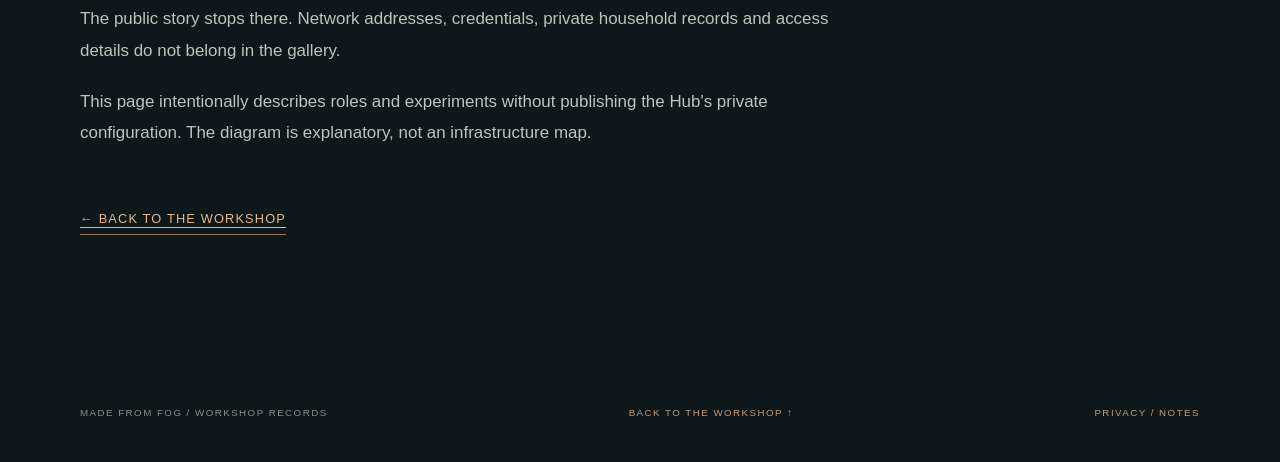
<file: workshop/reclaimed-linux-hub/index.html>
<!doctype html>
<html lang="en-GB"><head><meta charset="utf-8"><meta name="viewport" content="width=device-width, initial-scale=1"><meta name="theme-color" content="#10191b"><title>Old laptop, new job — Made From Fog</title><meta name="description" content="An older Lenovo G50, a reused drive and Linux Mint became a small local Hub, tried Pi-hole, and eventually found a home behind the Reliquary Screen."><link rel="stylesheet" href="../../assets/css/site.css"></head>
<body class="inner-page"><a class="skip-link" href="#article">Skip to the article</a>
<header class="site-header inner-header"><a class="brand" href="../../index.html" aria-label="Made From Fog home"><svg class="brand-mark" viewBox="0 0 44 44" aria-hidden="true"><circle cx="22" cy="22" r="17.5"/><circle cx="22" cy="22" r="8"/><path d="M4 22H40M22 4V40"/><circle class="brand-star" cx="22" cy="22" r="2.2"/></svg><span>MADE <i>FROM</i> FOG</span></a><nav class="desktop-nav" aria-label="Primary navigation"><a href="../../index.html#artefacts">Artefacts</a><a href="../../index.html#workshop">Workshop</a><a href="../../index.html#field-notes">Field Notes</a><a href="../../index.html#about">About</a></nav></header>
<main id="article"><section class="inner-hero"><div class="inner-wrap"><p class="eyebrow">WORKSHOP / REUSED HARDWARE</p><h1>Old laptop, new job</h1><p class="inner-lede">An older Lenovo G50, a reused drive and Linux Mint became a small local Hub—and acquired a much more dramatic cabinet than the hardware deserved.</p></div></section>
<div class="inner-main inner-wrap"><div class="reading-grid"><article class="prose">
<h2>One more job for an old laptop</h2>
<p>I had an older Lenovo G50 laptop and a drive that could be reused, so I gave the hardware another job rather than buying a new server. It became a local place for small household and workshop applications: something that could stay on, hold a little state and run independently of whichever computer I was using.</p>
<div class="pf-flow equipment-diagram" role="img" aria-label="Simplified diagram: recycled laptop and drive, Linux Mint, local Hub services. This is an explanatory schematic and not a wiring or network diagram."><p>HOW THE PIECES FIT / SIMPLIFIED SKETCH</p><div class="reuse-flow"><div><span>01 / HARDWARE</span><strong>Older laptop<br>+ reused drive</strong></div><i aria-hidden="true">→</i><div><span>02 / SYSTEM</span><strong>Linux Mint</strong></div><i aria-hidden="true">→</i><div><span>03 / PURPOSE</span><strong>Local Hub<br>and small services</strong></div></div><p class="diagram-credit">A simplified explanation of the idea, not a public infrastructure plan or a photograph.</p></div>
<h2>The useful experiments</h2>
<p>The Hub became the base for PanOptiHome, a local household console, along with inbox and calendar experiments, workshop intake and other small tools. Pi-hole was one of the practical detours: a local network filtering experiment that taught me more about DNS, maintenance and how quickly a small useful service can become something people expect to keep working.</p>
<p>Not every experiment has to become permanent. The useful part is learning which jobs belong on the machine, which deserve proper recovery notes and which should remain easy to remove.</p>
<h2>Behind the Reliquary</h2>
<p>The machine now lives behind the Arcane Hub Reliquary Screen. That is a grand name for a decorated cabinet around a recycled laptop, but it captures the mixture rather well: ordinary hardware doing useful work behind an increasingly elaborate physical object.</p>
<p>The public story stops there. Network addresses, credentials, private household records and access details do not belong in the gallery.</p>
<p class="honest-caption">This page intentionally describes roles and experiments without publishing the Hub's private configuration. The diagram is explanatory, not an infrastructure map.</p>
<a class="back-link" href="../../index.html#reclaimed-linux-hub">← Back to the workshop</a></article>
<aside class="note-aside"><h2>At a glance</h2><dl><dt>Material</dt><dd>Recycled Lenovo G50 laptop and reused storage</dd><dt>Operating system</dt><dd>Linux Mint 22.3</dd><dt>Role</dt><dd>Local household and workshop Hub</dd><dt>Experiment</dt><dd>Pi-hole and other small local services</dd><dt>Current home</dt><dd>Behind the Reliquary Screen</dd><dt>Public access</dt><dd>None; this is a build story, not a service link</dd></dl></aside>
</div></div></main><footer class="site-footer inner-wrap"><span>MADE FROM FOG / WORKSHOP RECORDS</span><a href="../../index.html#workshop">BACK TO THE WORKSHOP ↑</a><a href="../../privacy/">PRIVACY / NOTES</a></footer></body></html>
</file>
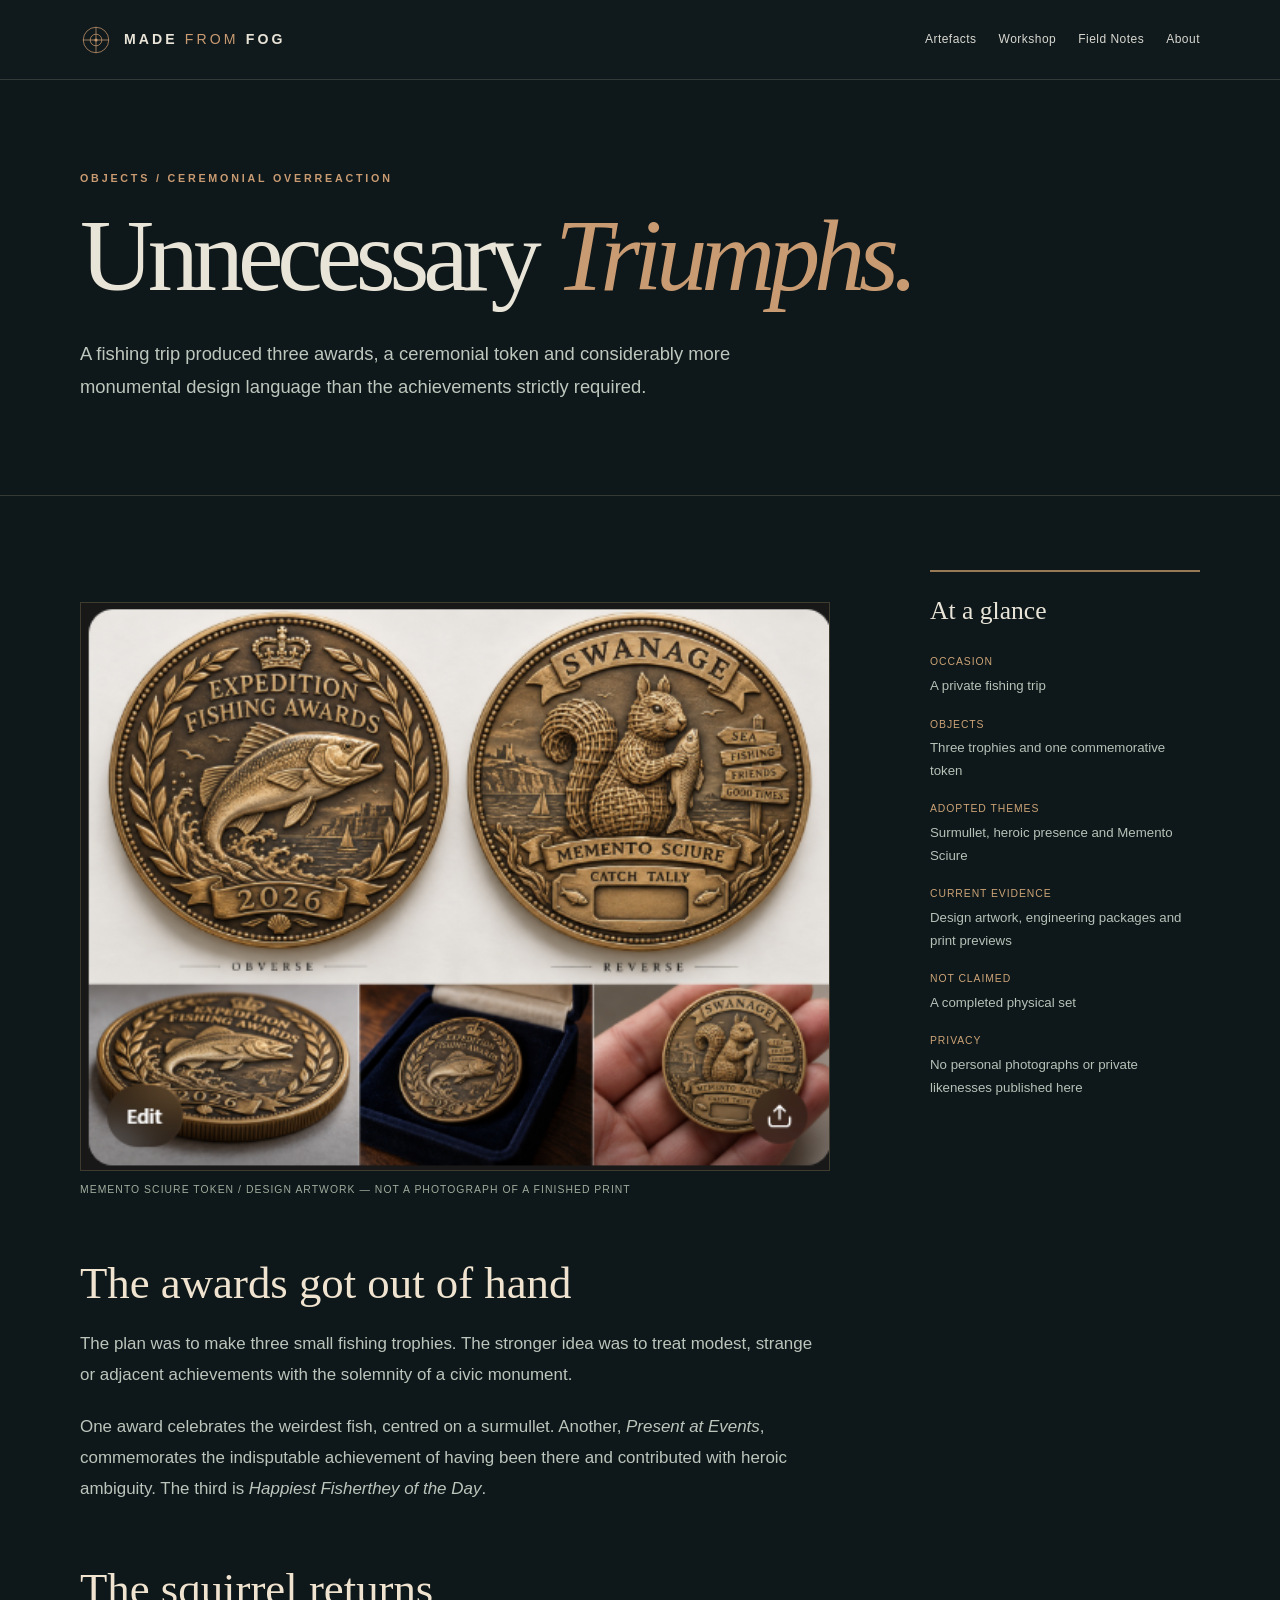
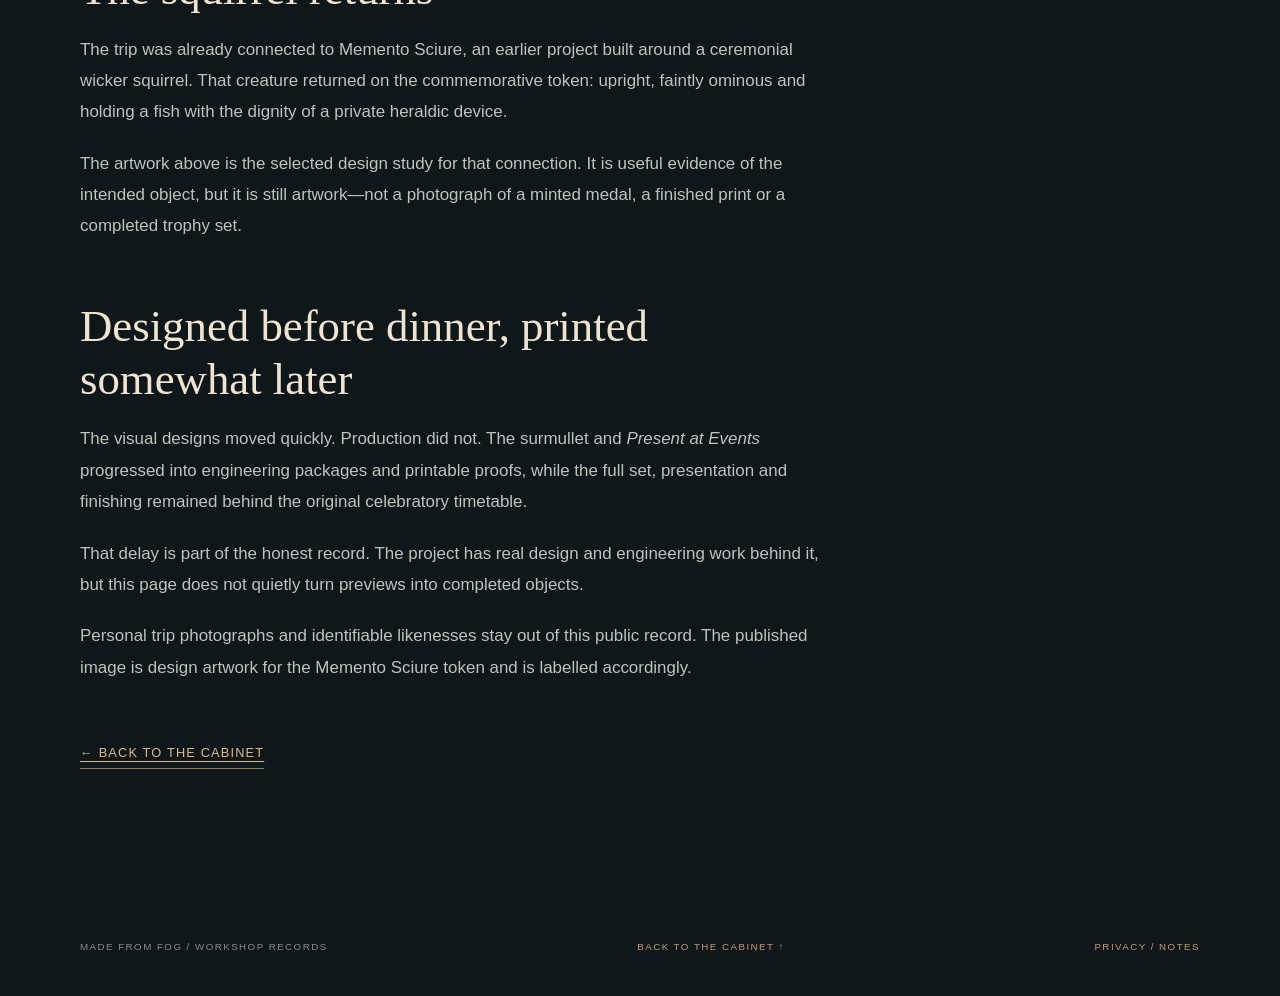
<file: workshop/unnecessary-triumphs/index.html>
<!doctype html>
<html lang="en-GB"><head><meta charset="utf-8"><meta name="viewport" content="width=device-width, initial-scale=1"><meta name="theme-color" content="#10191b"><meta name="description" content="Three gloriously unnecessary fishing awards, a delayed production run and the return of the Memento Sciure wicker squirrel."><title>Unnecessary Triumphs — Made From Fog</title><link rel="stylesheet" href="../../assets/css/site.css"></head>
<body class="inner-page"><a class="skip-link" href="#article">Skip to the article</a>
<header class="site-header inner-header"><a class="brand" href="../../index.html" aria-label="Made From Fog home"><svg class="brand-mark" viewBox="0 0 44 44" aria-hidden="true"><circle cx="22" cy="22" r="17.5"/><circle cx="22" cy="22" r="8"/><path d="M4 22H40M22 4V40"/><circle class="brand-star" cx="22" cy="22" r="2.2"/></svg><span>MADE <i>FROM</i> FOG</span></a><nav class="desktop-nav" aria-label="Primary navigation"><a href="../../index.html#artefacts">Artefacts</a><a href="../../index.html#workshop">Workshop</a><a href="../../index.html#field-notes">Field Notes</a><a href="../../index.html#about">About</a></nav></header>
<main id="article"><section class="inner-hero"><div class="inner-wrap"><p class="eyebrow">OBJECTS / CEREMONIAL OVERREACTION</p><h1>Unnecessary <em>Triumphs.</em></h1><p class="inner-lede">A fishing trip produced three awards, a ceremonial token and considerably more monumental design language than the achievements strictly required.</p></div></section>
<div class="inner-main inner-wrap"><div class="reading-grid"><article class="prose">
<figure class="article-photo"><img src="../../assets/images/full/memento-sciure-token-artwork.png" width="484" height="594" loading="eager" alt="Design artwork board for a bronze-coloured Expedition Fishing Awards token. The reverse shows the Memento Sciure wicker squirrel holding a fish beside a seaside signpost."><figcaption>MEMENTO SCIURE TOKEN / DESIGN ARTWORK — NOT A PHOTOGRAPH OF A FINISHED PRINT</figcaption></figure>
<h2>The awards got out of hand</h2>
<p>The plan was to make three small fishing trophies. The stronger idea was to treat modest, strange or adjacent achievements with the solemnity of a civic monument.</p>
<p>One award celebrates the weirdest fish, centred on a surmullet. Another, <em>Present at Events</em>, commemorates the indisputable achievement of having been there and contributed with heroic ambiguity. The third is <em>Happiest Fisherthey of the Day</em>.</p>
<h2>The squirrel returns</h2>
<p>The trip was already connected to Memento Sciure, an earlier project built around a ceremonial wicker squirrel. That creature returned on the commemorative token: upright, faintly ominous and holding a fish with the dignity of a private heraldic device.</p>
<p>The artwork above is the selected design study for that connection. It is useful evidence of the intended object, but it is still artwork—not a photograph of a minted medal, a finished print or a completed trophy set.</p>
<h2>Designed before dinner, printed somewhat later</h2>
<p>The visual designs moved quickly. Production did not. The surmullet and <em>Present at Events</em> progressed into engineering packages and printable proofs, while the full set, presentation and finishing remained behind the original celebratory timetable.</p>
<p>That delay is part of the honest record. The project has real design and engineering work behind it, but this page does not quietly turn previews into completed objects.</p>
<p class="honest-caption">Personal trip photographs and identifiable likenesses stay out of this public record. The published image is design artwork for the Memento Sciure token and is labelled accordingly.</p>
<a class="back-link" href="../../index.html#triumphs">← Back to the cabinet</a></article>
<aside class="note-aside"><h2>At a glance</h2><dl><dt>Occasion</dt><dd>A private fishing trip</dd><dt>Objects</dt><dd>Three trophies and one commemorative token</dd><dt>Adopted themes</dt><dd>Surmullet, heroic presence and Memento Sciure</dd><dt>Current evidence</dt><dd>Design artwork, engineering packages and print previews</dd><dt>Not claimed</dt><dd>A completed physical set</dd><dt>Privacy</dt><dd>No personal photographs or private likenesses published here</dd></dl></aside>
</div></div></main><footer class="site-footer inner-wrap"><span>MADE FROM FOG / WORKSHOP RECORDS</span><a href="../../index.html#triumphs">BACK TO THE CABINET ↑</a><a href="../../privacy/">PRIVACY / NOTES</a></footer></body></html>
</file>
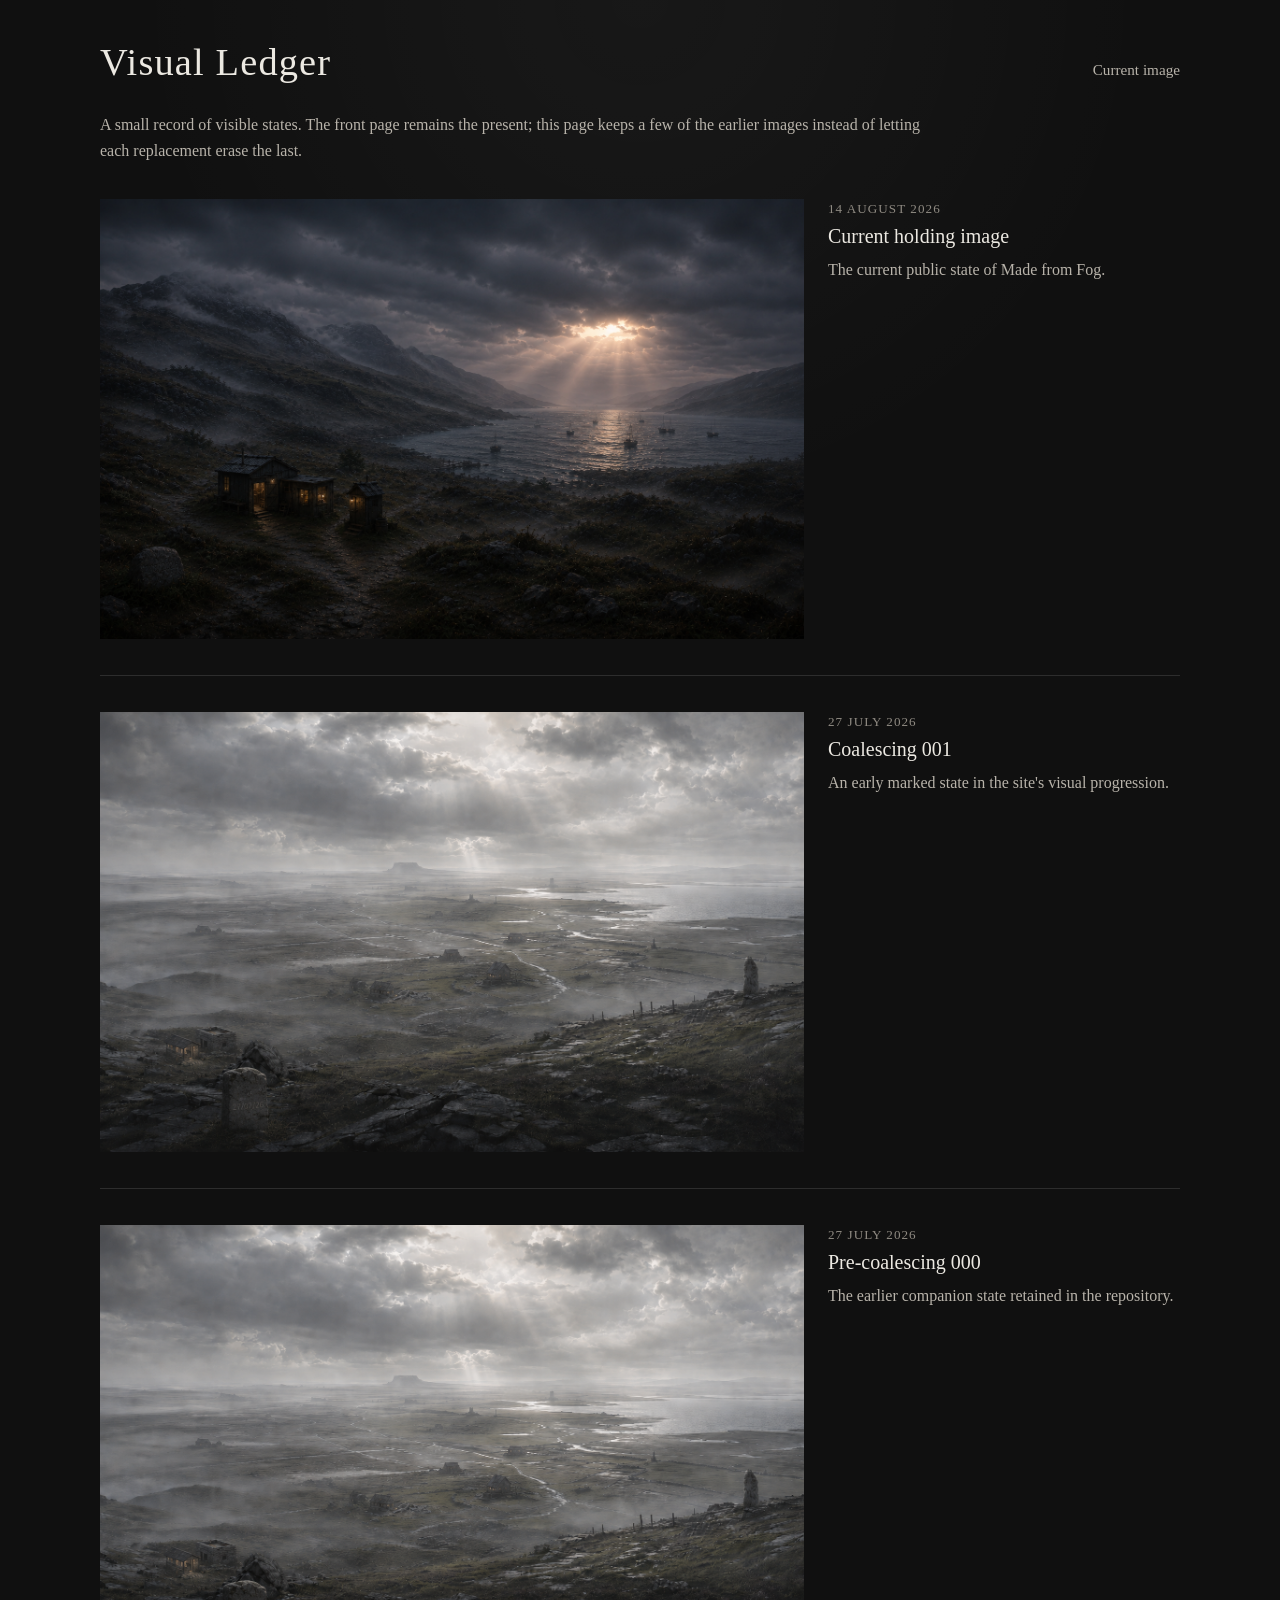
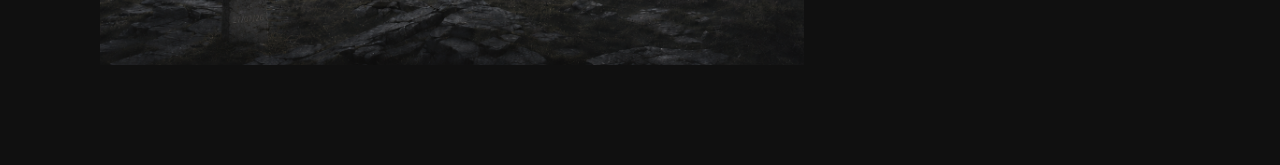
<file: archive.html>
<!doctype html>
<html lang="en">
<head>
  <meta charset="utf-8">
  <meta name="viewport" content="width=device-width, initial-scale=1">
  <title>Made from Fog — Visual Ledger</title>

  <style>
    :root {
      color-scheme: dark;
      font-family: Georgia, "Times New Roman", serif;
      background: #101010;
      color: #ece9e2;
    }

    * {
      box-sizing: border-box;
    }

    body {
      margin: 0;
      background:
        radial-gradient(circle at top, rgba(255, 255, 255, 0.035), transparent 32rem),
        #101010;
    }

    main {
      width: min(1080px, calc(100% - 32px));
      margin: 0 auto;
      padding: 40px 0 64px;
    }

    .topline {
      display: flex;
      justify-content: space-between;
      align-items: baseline;
      gap: 20px;
      margin-bottom: 28px;
    }

    h1 {
      margin: 0;
      font-size: clamp(1.6rem, 3vw, 2.5rem);
      font-weight: 400;
      letter-spacing: 0.03em;
    }

    .back {
      color: #b8b3aa;
      text-decoration: none;
      font-size: 0.95rem;
    }

    .back:hover,
    .back:focus-visible {
      color: #fff;
    }

    .intro {
      max-width: 52rem;
      margin: 0 0 36px;
      color: #b8b3aa;
      line-height: 1.6;
    }

    .ledger {
      display: grid;
      gap: 36px;
    }

    article {
      display: grid;
      grid-template-columns: minmax(0, 1.6fr) minmax(220px, 0.8fr);
      gap: 24px;
      align-items: start;
      padding-bottom: 36px;
      border-bottom: 1px solid #2d2d2d;
    }

    article:last-child {
      border-bottom: 0;
    }

    figure {
      margin: 0;
      background: #191919;
    }

    figure img {
      display: block;
      width: 100%;
      aspect-ratio: 16 / 10;
      object-fit: cover;
    }

    .meta {
      padding-top: 2px;
    }

    time {
      display: block;
      margin-bottom: 8px;
      color: #8f8a82;
      font-size: 0.82rem;
      letter-spacing: 0.08em;
      text-transform: uppercase;
    }

    h2 {
      margin: 0 0 10px;
      font-size: 1.25rem;
      font-weight: 400;
    }

    p {
      margin: 0;
      color: #b8b3aa;
      line-height: 1.55;
    }

    @media (max-width: 720px) {
      main {
        width: min(100% - 22px, 1080px);
        padding-top: 24px;
      }

      .topline {
        align-items: flex-start;
      }

      article {
        grid-template-columns: 1fr;
        gap: 16px;
      }
    }
  </style>
</head>

<body>
  <main>
    <div class="topline">
      <h1>Visual Ledger</h1>
      <a class="back" href="index.html">Current image</a>
    </div>

    <p class="intro">A small record of visible states. The front page remains the present; this page keeps a few of the earlier images instead of letting each replacement erase the last.</p>

    <section class="ledger" aria-label="Made from Fog visual history">
      <article>
        <figure>
          <img src="holding-image.png" alt="Current mist-bound Made from Fog landscape">
        </figure>
        <div class="meta">
          <time datetime="2026-08-14">14 August 2026</time>
          <h2>Current holding image</h2>
          <p>The current public state of Made from Fog.</p>
        </div>
      </article>

      <article>
        <figure>
          <img src="made-from-fog-coalescing-001.png" alt="Made from Fog coalescing visual state">
        </figure>
        <div class="meta">
          <time datetime="2026-07-27">27 July 2026</time>
          <h2>Coalescing 001</h2>
          <p>An early marked state in the site's visual progression.</p>
        </div>
      </article>

      <article>
        <figure>
          <img src="made-from-fog-pre-coalescing-000.png" alt="Made from Fog pre-coalescing visual state">
        </figure>
        <div class="meta">
          <time datetime="2026-07-27">27 July 2026</time>
          <h2>Pre-coalescing 000</h2>
          <p>The earlier companion state retained in the repository.</p>
        </div>
      </article>
    </section>
  </main>
</body>
</html>
</file>
<file: assets/css/site.css>
:root{--ink:#0d1416;--ink2:#151f20;--ink3:#1c2526;--text:#e9e4d8;--muted:#adb2ab;--faint:#79827d;--copper:#c99b72;--copper-soft:#9d7a58;--line:rgba(209,200,174,.2);--paper:#e2d9c9;--paper-ink:#252724;--max:1280px}
*{box-sizing:border-box}html{scroll-behavior:smooth;scroll-padding-top:68px}body{margin:0;background:var(--ink);color:var(--text);font-family:Arial,Helvetica,sans-serif;-webkit-font-smoothing:antialiased;line-height:1.6}img{display:block;max-width:100%}a{color:inherit;text-decoration:none}button,input{font:inherit}p,h1,h2,h3{margin-top:0}::selection{background:var(--copper);color:#141718}:focus-visible{outline:2px solid #ebc59b;outline-offset:4px}.skip-link{position:absolute;left:12px;top:-80px;z-index:60;background:#e6dccd;color:#151515;padding:10px 16px}.skip-link:focus{top:12px}.page-width{width:min(calc(100% - 108px),var(--max));margin-inline:auto}.section-space{padding-top:140px;padding-bottom:144px}.eyebrow{font-size:.67rem;font-weight:700;letter-spacing:.26em;text-transform:uppercase;color:var(--copper);line-height:1.5}.marker-label{margin-bottom:35px}.display-heading{font-family:Georgia,'Times New Roman',serif;font-size:clamp(3rem,5.6vw,6.45rem);font-weight:400;letter-spacing:-.055em;line-height:1.02;margin:0;color:#f4eee0}.display-heading em{font-weight:400;color:var(--copper);font-style:italic}.site-header{height:94px;position:absolute;inset:0 0 auto;z-index:15;display:flex;justify-content:space-between;align-items:center;padding:0 max(54px,calc((100vw - var(--max))/2));border-bottom:1px solid rgba(230,220,192,.17);background:linear-gradient(180deg,rgba(9,15,18,.7),rgba(9,15,18,.06));gap:24px}.brand{display:flex;align-items:center;gap:12px;font-size:.88rem;letter-spacing:.22em;font-weight:600;white-space:nowrap;line-height:1.2}.brand i{font-style:normal;color:var(--copper);font-weight:400}.brand-mark{width:32px;fill:none;stroke:var(--copper);stroke-width:1}.brand-mark .brand-star{fill:var(--copper);stroke:none}.desktop-nav{display:flex;align-items:center;gap:clamp(19px,2.5vw,37px);font-size:.75rem;letter-spacing:.04em;color:#d8d8d1}.desktop-nav a:not(.nav-invite){transition:color .25s}.desktop-nav a:not(.nav-invite):hover{color:var(--copper)}.desktop-nav .nav-invite{border:1px solid rgba(232,208,172,.55);padding:12px 15px;white-space:nowrap}.desktop-nav .nav-invite span{margin-left:14px;color:var(--copper)}.mobile-menu{display:none}.hero{position:relative;min-height:800px;min-height:100svh;display:flex;flex-direction:column;justify-content:center;isolation:isolate;background:#0b171c}.hero:before{content:"";position:absolute;inset:0;z-index:-2;background-image:linear-gradient(90deg,rgba(5,11,14,.73),rgba(6,12,15,.25) 65%,rgba(5,11,14,.18)),linear-gradient(0deg,rgba(5,11,14,.86),transparent 39%,rgba(5,11,14,.38)),url('../../holding-image.png'),url('../art/fog-study.webp');background-size:cover;background-position:center center}.hero:after{content:"";position:absolute;inset:0;z-index:-1;pointer-events:none;background:radial-gradient(ellipse 52% 64% at 73% 44%,transparent,rgba(6,12,15,.35))}.hero-gridlines{position:absolute;inset:94px 54px 90px;pointer-events:none;border-left:1px solid rgba(245,236,215,.08);border-right:1px solid rgba(245,236,215,.08)}.hero-content{padding-top:140px;padding-bottom:150px}.hero-kicker{color:#d8d5ca;margin-bottom:35px;letter-spacing:.22em}.tiny-star{font-size:1rem;color:var(--copper);margin-right:9px}.hero h1{font-family:Georgia,'Times New Roman',serif;font-weight:400;line-height:.85;font-size:clamp(6.5rem,13.7vw,13.8rem);letter-spacing:-.08em;margin:0 0 42px;text-shadow:0 5px 40px rgba(0,0,0,.35)}.hero h1 span{font-style:italic;color:#c7bca9}.hero h1 em{font-style:italic;color:#eee8dd;font-weight:400}.hero-proposition{color:#e5e0d3;font-size:clamp(1rem,1.6vw,1.28rem);line-height:1.65;max-width:620px;margin:0 0 35px}.enter-link{display:inline-flex;align-items:center;gap:14px;font-size:.8rem;font-weight:600;letter-spacing:.11em;text-transform:uppercase;color:#eee6d8}.enter-icon{width:45px;height:45px;border:1px solid #bc966d;color:#e7ba82;display:grid;place-items:center;font-size:1.45rem;border-radius:100px;transition:background .25s,transform .25s}.enter-link:hover .enter-icon{background:rgba(203,155,105,.18);transform:translate(3px,-3px)}.hero-foot{position:absolute;bottom:34px;left:50%;transform:translateX(-50%);display:flex;gap:14px;justify-content:space-between;color:rgba(232,223,208,.68);font-size:.62rem;letter-spacing:.17em}.hero-scroll{color:var(--copper)}.introduction{border-bottom:1px solid var(--line)}.intro-layout{display:grid;grid-template-columns:1.25fr .75fr;gap:clamp(40px,8vw,140px);align-items:start}.intro-prose{max-width:450px;padding-top:10px;color:#c4c8c1;font-size:1.09rem;line-height:1.85}.intro-prose p{margin-bottom:20px}.intro-prose .quiet-note{font-family:Georgia,serif;font-style:italic;color:var(--copper);font-size:1.12rem;margin-top:30px}.gallery-section{padding:138px 0 152px;background:linear-gradient(180deg,#111a1b,#101718)}.section-head{display:flex;justify-content:space-between;align-items:end;gap:60px;margin-bottom:64px}.section-aside{font-size:.85rem;line-height:1.75;letter-spacing:.02em;color:#9fa8a2;margin-bottom:0;min-width:230px;text-align:right}.gallery-grid{display:grid;grid-template-columns:repeat(12,minmax(0,1fr));column-gap:34px;row-gap:84px}.artefact{min-width:0}.card-large{grid-column:span 7}.card-small{grid-column:span 5}.artefact-art{position:relative;overflow:hidden;background:#192526;border:1px solid rgba(220,195,153,.12);aspect-ratio:1.43;display:grid;place-items:center}.artefact-art img{width:100%;height:100%;object-fit:cover;transition:transform .8s cubic-bezier(.16,1,.3,1)}.artefact:hover .artefact-art img{transform:scale(1.035)}.card-small .artefact-art{aspect-ratio:1.06}.art-arcane{background:#172322}.art-celtic{background:#121513}.art-celtic img{object-fit:cover;object-position:center}.art-triumphs{background:#27221c}.art-lhp{background:#352b22}.art-annotation{position:absolute;bottom:18px;left:20px;padding:5px 8px;background:rgba(7,13,15,.76);color:#e9d0ac;letter-spacing:.14em;font-size:.55rem;line-height:1.3}.artefact-body{padding-top:26px}.artefact-metadata{display:flex;gap:25px;justify-content:space-between;font-size:.63rem;letter-spacing:.21em;color:var(--copper);font-weight:700}.artefact-metadata span+span{color:#8b9892}.artefact h3{font-family:Georgia,serif;font-size:clamp(2rem,3.2vw,3.35rem);line-height:1.12;letter-spacing:-.035em;font-weight:400;margin:17px 0 14px}.artefact h3 em{color:#bea17f;font-weight:400}.artefact-body>p{font-size:.92rem;line-height:1.8;max-width:580px;color:#b9c1ba;margin-bottom:24px}.record{border-top:1px solid rgba(220,206,176,.2);border-bottom:1px solid rgba(220,206,176,.2);color:var(--copper)}.record summary{cursor:pointer;display:flex;justify-content:space-between;align-items:center;font-weight:600;letter-spacing:.06em;padding:15px 0;font-size:.78rem;list-style:none}.record summary::-webkit-details-marker{display:none}.record summary span{font-size:1.4rem;transition:transform .25s}.record[open] summary span{transform:rotate(90deg)}.record-inner{padding:4px 12px 17px;border-top:1px solid rgba(220,206,176,.1);color:#b9c1ba;font-size:.84rem;line-height:1.7}.record-inner p{margin:11px 0}.record-inner strong{color:#e0c29c;font-weight:600}.workshop-section{border-top:1px solid var(--line)}.workshop-section .section-head{margin-bottom:72px}.workshop-list{border-top:1px solid var(--line)}.workshop-item{border-bottom:1px solid var(--line);display:grid;grid-template-columns:90px 1fr auto;gap:28px;padding:31px 0;align-items:center}.workshop-index{color:var(--copper);font-family:Georgia,serif;font-size:1.25rem}.workshop-item h3{font-family:Georgia,serif;font-size:clamp(1.35rem,2.3vw,2.2rem);font-weight:400;margin:0 0 5px}.workshop-item p{color:#9fa7a1;font-size:.86rem;margin:0;line-height:1.6}.workshop-state{font-size:.64rem;color:#b69b78;letter-spacing:.18em;white-space:nowrap;border:1px solid rgba(182,155,120,.28);padding:7px 11px}.field-note-section{background:var(--paper);color:var(--paper-ink);padding:120px 0 125px;border-top:6px solid #a48260}.field-grid{display:grid;grid-template-columns:.83fr 1.17fr;gap:clamp(50px,8vw,110px);align-items:center}.field-copy h2{font-family:Georgia,serif;font-size:clamp(3rem,5.5vw,6.3rem);font-weight:400;letter-spacing:-.05em;line-height:1;margin:0 0 32px}.field-copy h2 em{font-weight:400;color:#966d49}.dark-label{color:#906945}.field-type{margin:15px 0 18px;font-size:.6rem;letter-spacing:.22em;color:#696454}.field-copy>p:not(.eyebrow):not(.field-type){font-family:Georgia,serif;font-size:1.09rem;line-height:1.78;color:#3d3c33}.dark-link{margin-top:21px;display:inline-flex;align-items:center;justify-content:space-between;gap:40px;font-size:.78rem;text-transform:uppercase;letter-spacing:.12em;font-weight:700;padding:12px 0;border-bottom:1px solid #82603e}.dark-link span{font-size:1.3rem;color:#906945}.field-figure{margin:0}.field-figure img{width:100%;aspect-ratio:1.35;object-fit:contain;background:#c7b9a6;border:12px solid #d4c8b6;box-shadow:10px 14px 0 rgba(75,65,50,.12)}.field-figure figcaption{font-size:.55rem;line-height:1.6;letter-spacing:.16em;color:#696454;margin-top:22px}.about-section{display:grid;grid-template-columns:1fr .7fr;gap:120px}.about-copy{color:#b5bdb6;font-size:1.05rem;line-height:1.88;padding-top:65px}.about-copy p{margin-bottom:20px}.invitation{min-height:490px;display:grid;place-items:center;position:relative;overflow:hidden;isolation:isolate;background:radial-gradient(ellipse 54% 52% at 50% 80%,#3b382e,#1b2525 58%,#11191b)}.invitation-glow{position:absolute;left:50%;bottom:-220px;width:750px;height:500px;transform:translateX(-50%);border:1px solid rgba(218,165,95,.16);border-radius:50%;box-shadow:0 0 110px rgba(218,165,95,.08),inset 0 0 110px rgba(218,165,95,.08)}.invitation-inner{text-align:center;z-index:2;padding-top:78px;padding-bottom:78px}.invitation h2{font-family:Georgia,serif;font-size:clamp(3.7rem,7.5vw,8.4rem);letter-spacing:-.065em;line-height:1;margin:14px 0 20px;font-weight:400}.invitation h2 em{color:#cba377;font-weight:400}.invitation-inner>p:not(.eyebrow){color:#c1c6bf;max-width:620px;margin:0 auto;line-height:1.85}.invitation-inner .contact-pending{font-size:.7rem;color:#b4a993;margin-top:38px;letter-spacing:.03em}.site-footer{padding-top:40px;padding-bottom:40px;display:flex;gap:25px;align-items:center;justify-content:space-between;color:#85918c;font-size:.61rem;letter-spacing:.15em;line-height:1.7}.site-footer a{color:var(--copper)}
@media(max-width:1050px){.page-width{width:min(calc(100% - 70px),var(--max))}.site-header{padding:0 35px}.desktop-nav{gap:16px}.desktop-nav a{font-size:.7rem}.hero-gridlines{inset:94px 35px 90px}.intro-layout{gap:50px}.gallery-grid{column-gap:20px}.about-section{gap:65px}}
@media(max-width:770px){.page-width{width:calc(100% - 44px)}.section-space{padding-top:90px;padding-bottom:95px}.site-header{height:72px;padding:0 22px}.brand{letter-spacing:.13em;font-size:.76rem}.brand-mark{width:27px}.desktop-nav{display:none}.mobile-menu{display:block;position:relative}.mobile-menu summary{list-style:none;cursor:pointer;font-size:.73rem;text-transform:uppercase;letter-spacing:.12em;border:1px solid rgba(230,204,168,.5);padding:8px 12px}.mobile-menu summary::-webkit-details-marker{display:none}.mobile-menu summary b{color:var(--copper);font-weight:400;margin-left:10px}.mobile-menu nav{display:flex;flex-direction:column;gap:0;position:absolute;right:0;top:44px;width:240px;background:#131e20;border:1px solid #685b45;box-shadow:0 20px 40px #0008}.mobile-menu nav a{padding:13px 16px;border-bottom:1px solid #ffffff15;font-size:.86rem}.hero{min-height:760px;min-height:94svh}.hero-gridlines{inset:72px 22px 65px}.hero-content{padding-top:100px;padding-bottom:125px}.hero-kicker{max-width:300px;font-size:.61rem}.hero h1{font-size:clamp(5.6rem,17vw,8.3rem);margin-bottom:33px}.hero h1 span{display:block}.hero h1 br{display:none}.wide-only{display:none}.hero-proposition{font-size:.98rem}.hero-foot{bottom:22px;font-size:.53rem}.hero-foot span:nth-child(2){display:none}.intro-layout,.about-section{display:block}.intro-prose{margin-top:42px;max-width:620px}.display-heading{font-size:clamp(3.2rem,11vw,5.5rem)}.gallery-section{padding:95px 0}.section-head{display:block;margin-bottom:42px}.section-aside{text-align:left;min-width:0;margin-top:25px}.gallery-grid{grid-template-columns:1fr;row-gap:65px}.card-large,.card-small{grid-column:auto}.artefact-art,.card-small .artefact-art{aspect-ratio:1.35}.artefact h3{font-size:2.45rem}.workshop-item{grid-template-columns:36px 1fr;gap:18px}.workshop-state{grid-column:2;justify-self:start}.workshop-section .section-head{margin-bottom:37px}.field-note-section{padding:86px 0}.field-grid{grid-template-columns:1fr;gap:45px}.field-figure img{aspect-ratio:1.5}.about-copy{padding-top:36px}.invitation{min-height:440px}.invitation h2{font-size:clamp(3.8rem,13vw,6.5rem)}.site-footer{flex-wrap:wrap;gap:12px}.site-footer span:nth-child(2){display:none}}
@media(max-width:430px){.hero h1{font-size:clamp(5rem,18vw,6.7rem)}.hero-kicker{max-width:225px;letter-spacing:.12em}.hero-proposition{max-width:300px}.hero-scroll{display:none}.artefact-art,.card-small .artefact-art{aspect-ratio:1.05}.artefact h3{font-size:2.1rem}.art-annotation{bottom:12px;left:12px;letter-spacing:.08em;font-size:.51rem}.field-copy h2{font-size:3.45rem}}
@media(prefers-reduced-motion:reduce){html{scroll-behavior:auto}.artefact-art img,.enter-icon{transition:none}}

/* v0.2: editorial corrections and workshop tool record */
.image-caveat{position:absolute;top:18px;right:18px;z-index:2;border:1px solid rgba(234,205,160,.5);background:rgba(6,13,15,.82);color:#efdbb8;padding:5px 10px;font-size:.58rem;letter-spacing:.16em;text-transform:uppercase;line-height:1.4}
.art-annotation{max-width:calc(100% - 40px)}
.workshop-item-feature{background:linear-gradient(90deg,rgba(189,148,101,.045),transparent 72%);border-left:2px solid rgba(196,151,99,.6);padding-left:18px;margin-left:-20px}
.workshop-heading{display:flex;align-items:baseline;gap:18px;flex-wrap:wrap}
.workshop-kind{font-size:.59rem;letter-spacing:.16em;color:#c99b72}
.workshop-more{display:inline-flex;gap:10px;align-items:center;padding-bottom:4px;margin-top:13px;border-bottom:1px solid rgba(196,151,99,.55);color:#d7b78f;font-size:.76rem;letter-spacing:.035em}
.workshop-more:hover{color:#f5dac0;border-color:#f5dac0}
.field-copy h2{font-size:clamp(2.8rem,4.7vw,5.8rem)}
@media(max-width:770px){.workshop-item-feature{margin-left:-12px;padding-left:10px}.workshop-heading{display:block}.workshop-kind{display:block;margin-bottom:6px}.image-caveat{right:12px;top:12px}}

body.inner-page{background:#0e1719} .inner-header{position:relative;height:80px;background:#10191b;padding-left:max(32px,calc((100vw - 1120px)/2));padding-right:max(32px,calc((100vw - 1120px)/2))} .inner-header .desktop-nav{gap:22px}
.inner-wrap{width:min(1120px,calc(100% - 64px));margin:auto} .inner-hero{padding:90px 0 74px;border-bottom:1px solid var(--line)} .inner-hero h1{font-family:Georgia,serif;font-weight:400;font-size:clamp(3.2rem,8vw,7.2rem);letter-spacing:-.06em;line-height:1.02;max-width:950px;margin:18px 0 28px}.inner-hero h1 em{font-weight:400;color:var(--copper)} .inner-lede{font-size:1.15rem;line-height:1.8;max-width:740px;color:#bec7be}
.inner-main{padding-top:70px;padding-bottom:130px}.reading-grid{display:grid;grid-template-columns:minmax(0,1fr) 270px;gap:7vw;align-items:start}.prose{max-width:750px}.prose h2{font-family:Georgia,serif;font-size:clamp(1.7rem,3.5vw,2.8rem);font-weight:400;line-height:1.18;margin:58px 0 18px;color:#f0e4d1}.prose h2:first-child{margin-top:0}.prose p{font-size:1.06rem;line-height:1.85;color:#bcc5bc;margin:0 0 20px}.prose a{text-decoration:underline;text-underline-offset:4px;color:#e3b98b}.article-photo{margin:36px 0 54px}.article-photo img{width:100%;height:auto;background:#151a18;border:1px solid rgba(217,179,128,.22)}.article-photo figcaption{font-size:.65rem;color:#a1ac9e;letter-spacing:.1em;text-transform:uppercase;margin-top:10px;line-height:1.7}.note-aside{border-top:2px solid rgba(210,164,111,.7);padding-top:19px;margin-top:4px}.note-aside h2{font-family:Georgia,serif;font-size:1.6rem;font-weight:400}.note-aside dl{font-size:.83rem;line-height:1.7}.note-aside dt{color:#cba377;letter-spacing:.09em;text-transform:uppercase;font-size:.65rem;margin-top:18px}.note-aside dd{margin:4px 0;color:#b6c1b8}.back-link{display:inline-flex;align-items:center;gap:10px;color:#ddb78e;border-bottom:1px solid #99795d;padding-bottom:5px;font-size:.8rem;letter-spacing:.09em;text-transform:uppercase;margin-top:40px}.pf-flow{margin:34px 0 48px;padding:24px;background:#192526;border:1px solid rgba(230,197,157,.22)}.pf-flow p{font-size:.7rem;color:#b2a68f;letter-spacing:.13em;text-transform:uppercase;margin:0 0 17px}.pf-steps{display:grid;grid-template-columns:repeat(3,minmax(0,1fr));gap:11px;list-style:none;margin:0;padding:0}.pf-steps li{min-height:89px;padding:16px 13px;border:1px solid rgba(215,173,126,.3);font-family:Georgia,serif;font-size:1.18rem;color:#eae4d7;display:grid;align-content:center}.pf-steps li span{font-family:Arial,sans-serif;color:#bca384;font-size:.6rem;letter-spacing:.12em;display:block;margin-bottom:3px}.honest-caption{font-size:.76rem;color:#9eaba4;line-height:1.6}
@media(max-width:850px){.reading-grid{grid-template-columns:1fr}.note-aside{max-width:540px;order:-1}.inner-hero{padding:68px 0 50px}.inner-main{padding-top:55px}.inner-header{height:76px}}@media(max-width:650px){.inner-wrap{width:calc(100% - 42px)}.pf-steps{grid-template-columns:repeat(2,minmax(0,1fr))}.inner-header .brand{font-size:.7rem}.inner-header .desktop-nav{display:none}}


/* v0.3: user-selected original project images */
.artefact-image-link{position:relative;display:flex;align-items:center;justify-content:center;width:100%;height:100%;overflow:hidden;isolation:isolate}
.artefact-art .artefact-image-link img{display:block;width:100%;height:100%;max-width:100%;object-fit:cover}
.art-arcane .artefact-image-link img{object-fit:contain;object-position:center}
.art-celtic{background:linear-gradient(150deg,#2a3333,#111819)}
.art-celtic .artefact-image-link img{width:auto;height:96%;max-width:96%;object-fit:contain;box-shadow:0 18px 40px rgba(0,0,0,.3)}
.art-triumphs{background:radial-gradient(ellipse at 50% 40%,#42382c,#211b19 62%,#151717 100%)}
.art-triumphs:before,.art-triumphs:after{content:'';position:absolute;inset:17px;pointer-events:none;border:1px solid rgba(193,156,113,.18)}
.art-triumphs:after{inset:24px;border-color:rgba(193,156,113,.09)}
.art-triumphs .artefact-image-link img{width:auto;height:88%;max-width:76%;object-fit:contain;box-shadow:0 15px 34px rgba(0,0,0,.3)}
.art-lhp .artefact-image-link img{object-fit:cover;object-position:center}
.artefact-art .art-annotation{z-index:2;pointer-events:none;max-width:calc(100% - 32px);box-shadow:0 3px 12px rgba(0,0,0,.25)}
.image-expand{position:absolute;z-index:3;top:14px;right:14px;display:inline-block;background:rgba(12,18,20,.8);border:1px solid rgba(232,204,168,.53);padding:9px 12px;color:#f1dfc8;font-size:.56rem;letter-spacing:.13em;text-transform:uppercase;transition:background-color .25s}
.artefact-image-link:hover .image-expand,.artefact-image-link:focus-visible .image-expand{background:rgba(103,75,48,.95)}
.artefact-image-link:focus-visible{outline:3px solid #ebc59b;outline-offset:-5px}
.art-celtic .artefact-image-link:hover img,.art-triumphs .artefact-image-link:hover img{transform:scale(1.014)}
.slicer-figure{max-width:560px}
.slicer-figure img{max-height:550px;width:100%;height:auto;object-fit:contain;background:#222a2a}
@media(max-width:770px){.image-expand{top:11px;right:11px;padding:7px 9px;font-size:.52rem}}
@media(max-width:430px){.art-triumphs .artefact-image-link img{height:86%}.art-annotation{max-width:calc(100% - 24px)}}
@media(prefers-reduced-motion:reduce){.image-expand{transition:none}}
/* Selected rail screenshot: fill the card around the printed sections, not the surrounding empty print-bed margins. The full uncropped view remains linked. */
.art-celtic .artefact-image-link img{width:100%;height:100%;max-width:100%;object-fit:cover;object-position:center}
.art-triumphs .artefact-image-link img{height:96%}
@media(max-width:430px){.art-triumphs .artefact-image-link img{height:95%}}

/* v0.4: Reclaimed Hub and lighting workshop notes; no gallery redesign. */
.workshop-item-added{background:linear-gradient(90deg,rgba(150,180,167,.04),transparent 74%)}
.reuse-flow{display:grid;grid-template-columns:1fr auto 1fr auto 1.15fr;align-items:stretch;gap:10px}
.reuse-flow div,.light-layer{padding:15px;border:1px solid rgba(213,179,137,.32);background:rgba(24,33,33,.86)}
.reuse-flow div span,.light-layer span{display:block;font:700 .61rem Arial,sans-serif;color:#c99b72;letter-spacing:.09em;margin-bottom:9px}
.reuse-flow div strong,.light-layer strong{font:400 1.08rem Georgia,serif;color:#eee7d8;line-height:1.32}
.reuse-flow i{align-self:center;font:400 1.6rem Georgia,serif;color:#c99b72}
.pf-flow .diagram-credit{font-size:.68rem;color:#a4ada6;letter-spacing:0;text-transform:none;margin:19px 0 0;line-height:1.55}
.light-stack{display:grid;grid-template-columns:repeat(4,minmax(0,1fr));gap:9px}
.light-layer{min-height:112px;position:relative}
.light-art{background:repeating-linear-gradient(95deg,rgba(225,214,186,.14) 0 6px,rgba(105,110,103,.05) 6px 12px),#2b302c}
.light-diffuser{background:linear-gradient(120deg,rgba(234,229,207,.32),rgba(234,229,207,.08)),#202b2d}
.light-gap{background:radial-gradient(circle at center,rgba(238,174,93,.3),rgba(33,38,39,.3) 65%),#182424}
.light-leds{background:repeating-linear-gradient(90deg,rgba(222,165,81,.3) 0 7px,rgba(22,37,38,.5) 7px 29px),#1a2b2b}
@media(max-width:850px){.reuse-flow{grid-template-columns:1fr;gap:7px}.reuse-flow i{text-align:center;transform:rotate(90deg)}.light-stack{grid-template-columns:repeat(2,minmax(0,1fr))}}
@media(max-width:430px){.light-stack{grid-template-columns:1fr}.light-layer{min-height:85px}}


/* v0.5 — private visitors' notebook; no public submissions and no backend code. */
.invitation-notebook{display:block;min-height:unset;padding:118px 0 120px;background:radial-gradient(ellipse at 38% 67%,#292a25,#161f20 55%,#11191b)}
.notebook-layout{position:relative;z-index:2;display:grid;grid-template-columns:minmax(0,.89fr) minmax(0,1.11fr);gap:clamp(40px,7vw,125px);align-items:start}
.notebook-intro{text-align:left;padding-top:45px}
.notebook-intro h2{font-family:Georgia,serif;font-size:clamp(3.5rem,6.7vw,7.2rem);line-height:.99;max-width:580px;font-weight:400;letter-spacing:-.055em;margin:22px 0 31px}
.notebook-intro h2 em{font-weight:400;color:var(--copper)}
.notebook-intro>p:not(.eyebrow){font-size:1rem;color:#bbc2ba;line-height:1.9;max-width:440px;margin:0 0 19px}
.notebook-paper{background:#e5d9c3;color:#2d2b25;border:1px solid #f2e2c9;box-shadow:13px 15px 0 #060d0f4d,0 30px 90px #0005;padding:clamp(24px,4.25vw,49px);position:relative}
.notebook-paper:before{content:'';position:absolute;left:8px;top:12px;bottom:12px;border-left:1px solid #987e5d6b}
.notebook-topline{display:flex;justify-content:space-between;gap:18px;border-bottom:1px solid #a18a6b55;padding-bottom:16px;font-size:.59rem;letter-spacing:.16em;font-weight:700;color:#765f47;line-height:1.5}
.notebook-paper h3{font-family:Georgia,serif;font-weight:400;font-size:clamp(2.35rem,3.4vw,3.6rem);letter-spacing:-.045em;line-height:1.15;margin:26px 0 11px}
.notebook-hint{font-family:Georgia,serif;color:#5f584c;font-size:1.02rem;line-height:1.65;margin-bottom:31px}
.notebook-fields{display:grid;grid-template-columns:1fr 1fr;gap:20px}
.notebook-field{display:flex;flex-direction:column;gap:8px;margin-bottom:20px;min-width:0}
.notebook-field label{color:#4c4335;font-weight:700;font-size:.75rem;letter-spacing:.025em}
.notebook-field label span{font-size:.69rem;font-weight:400;color:#766958}
.notebook-field input,.notebook-field textarea{font:inherit;background:#f5eddf;border:1px solid #a49279;color:#2a2925;min-height:47px;padding:12px 13px;border-radius:1px;min-width:0;width:100%}
.notebook-field textarea{line-height:1.6;min-height:125px;resize:vertical}
.notebook-field input:focus,.notebook-field textarea:focus{outline:2px solid #80512f;outline-offset:2px}
.notebook-field input::placeholder,.notebook-field textarea::placeholder{color:#827b70}
.notebook-consent{display:flex;align-items:flex-start;gap:13px;color:#514b41;font-size:.78rem;line-height:1.58;margin:6px 0 15px;cursor:pointer}
.notebook-consent input{flex:none;width:19px;height:19px;margin:2px 0 0;accent-color:#775235}
.notebook-privacy{color:#6d665a;font-size:.7rem;line-height:1.7;margin:0 0 22px}
.notebook-privacy strong{color:#51412f}
.notebook-privacy a{text-decoration:underline;text-underline-offset:3px}
.notebook-submit{display:flex;width:100%;justify-content:space-between;align-items:center;padding:15px 20px;border:1px solid #392f26;background:#33302a;color:#f1e4cf;text-transform:uppercase;letter-spacing:.1em;font-size:.71rem;font-weight:700;cursor:pointer}
.notebook-submit span{font-size:1.18rem}
.notebook-submit:hover:not(:disabled),.notebook-submit:focus-visible:not(:disabled){background:#5c452f}
.notebook-submit:disabled{opacity:.52;cursor:not-allowed}
.notebook-setup-message{font-size:.68rem;line-height:1.65;color:#775d43;margin:10px 0 0}
.honey-trap{position:absolute!important;left:-10000px!important;width:1px!important;height:1px!important;overflow:hidden!important}
@media(max-width:1050px){.desktop-nav{gap:12px}.desktop-nav a{font-size:.68rem}}
@media(max-width:940px){.notebook-layout{grid-template-columns:1fr;gap:38px}.notebook-intro{padding-top:0}.notebook-intro h2{max-width:none}.notebook-intro>p:not(.eyebrow){max-width:650px}.notebook-paper{max-width:740px}}
@media(max-width:770px){.invitation-notebook{padding:80px 0 86px}.notebook-paper:before{left:6px}.notebook-fields{grid-template-columns:1fr;gap:0}.notebook-intro h2{font-size:clamp(3.5rem,12vw,5.7rem)}}
@media(max-width:430px){.notebook-paper{padding:24px 19px}.notebook-topline span+span{display:none}.notebook-intro h2{font-size:3.55rem}.notebook-hint{font-size:.97rem}}
</file>
<file: assets/css/night-dragon.css>
/* Night Dragon R4 project record: isolated decorative typography, no game assets exposed. */
.nd-intro{background:radial-gradient(ellipse at 80% 28%,rgba(34,74,100,.22),transparent 58%),linear-gradient(170deg,#13191e,#0e1719)}
.nd-intro h1 em{color:#d5b38c}
.nd-poster{margin:0 0 58px}
.nd-placard{isolation:isolate;min-height:460px;display:flex;flex-direction:column;align-items:center;justify-content:space-between;text-align:center;position:relative;overflow:hidden;padding:37px 28px 39px;border:1px solid rgba(218,175,114,.7);outline:6px solid #10191b;box-shadow:0 0 0 7px rgba(170,128,72,.44),inset 0 0 100px rgba(0,0,0,.65);background:radial-gradient(ellipse at 56% 44%,rgba(41,86,117,.34) 0,rgba(22,39,52,.43) 25%,transparent 62%),radial-gradient(ellipse at 38% 100%,rgba(152,99,46,.23),transparent 61%),linear-gradient(140deg,#121b23,#090f17 63%,#1b1b1c);color:#e1be89}
.nd-placard:before{content:"";position:absolute;inset:15px;pointer-events:none;border:1px solid rgba(207,162,98,.34);z-index:-1}
.nd-placard:after{content:"";position:absolute;left:-25%;right:-25%;top:36%;height:80%;transform:rotate(-18deg);background:radial-gradient(ellipse at 55% 50%,rgba(124,154,179,.12),transparent 55%);filter:blur(20px);pointer-events:none;z-index:-1}
.nd-top-mark,.nd-placard-foot{font-family:Arial,Helvetica,sans-serif;font-size:.62rem;font-weight:700;letter-spacing:.24em;line-height:1.7}
.nd-sigil{font-size:4rem;color:#b5c7cf;line-height:1;text-shadow:0 0 26px rgba(50,139,201,.5)}
.nd-placard-title{font-family:Georgia,'Times New Roman',serif;font-size:clamp(3rem,7.3vw,5.9rem);letter-spacing:.03em;font-weight:400;line-height:1.02;text-shadow:0 3px 3px #000,0 0 28px rgba(194,122,63,.24)}
.nd-placard-title em{font-style:normal;color:#b9d0dc;letter-spacing:.04em}
.nd-poster figcaption{font-size:.62rem;line-height:1.6;letter-spacing:.12em;color:#a7b0a8;margin-top:19px}
.nd-page .prose strong{color:#efddbd;font-weight:600}
@media(max-width:650px){.nd-placard{min-height:360px;padding:27px 15px 30px}.nd-top-mark,.nd-placard-foot{letter-spacing:.12em;font-size:.54rem}.nd-placard-title{font-size:clamp(2.8rem,11vw,4.3rem)}.nd-sigil{font-size:3rem}}
</file>
